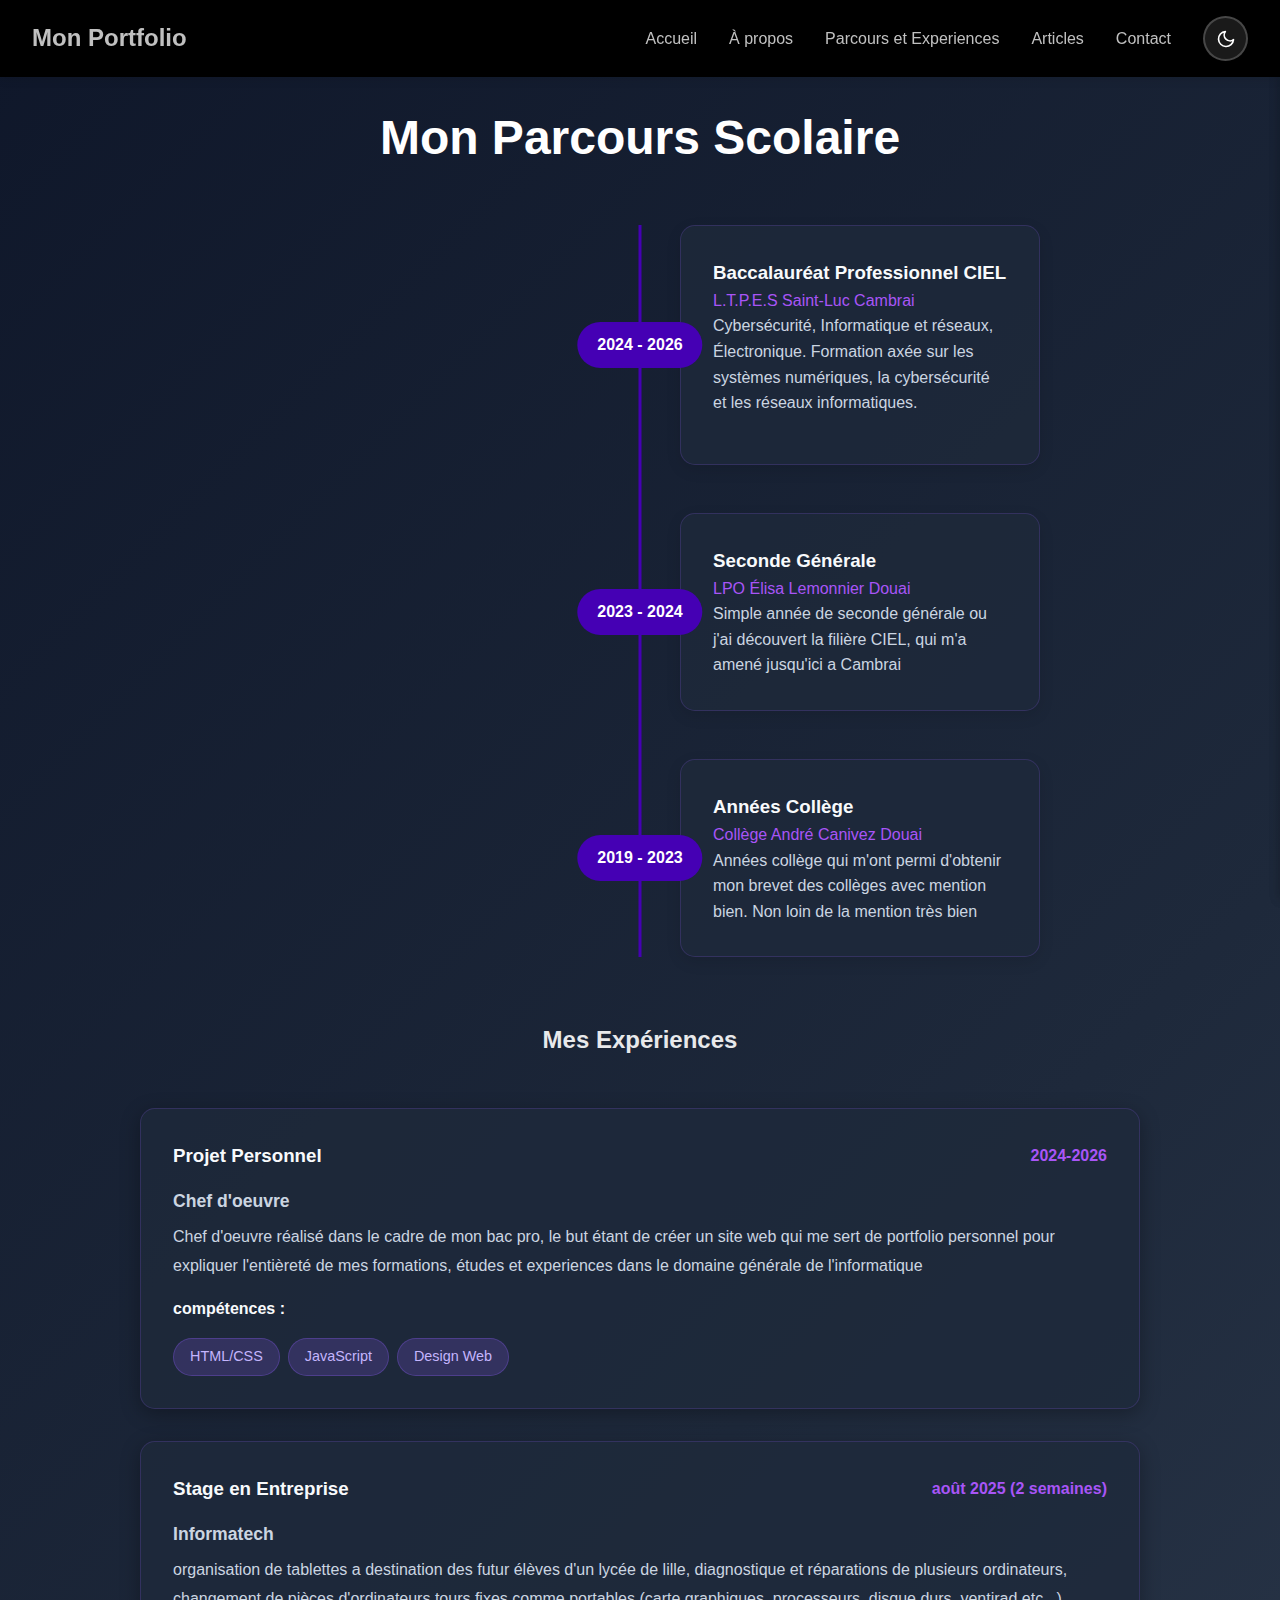
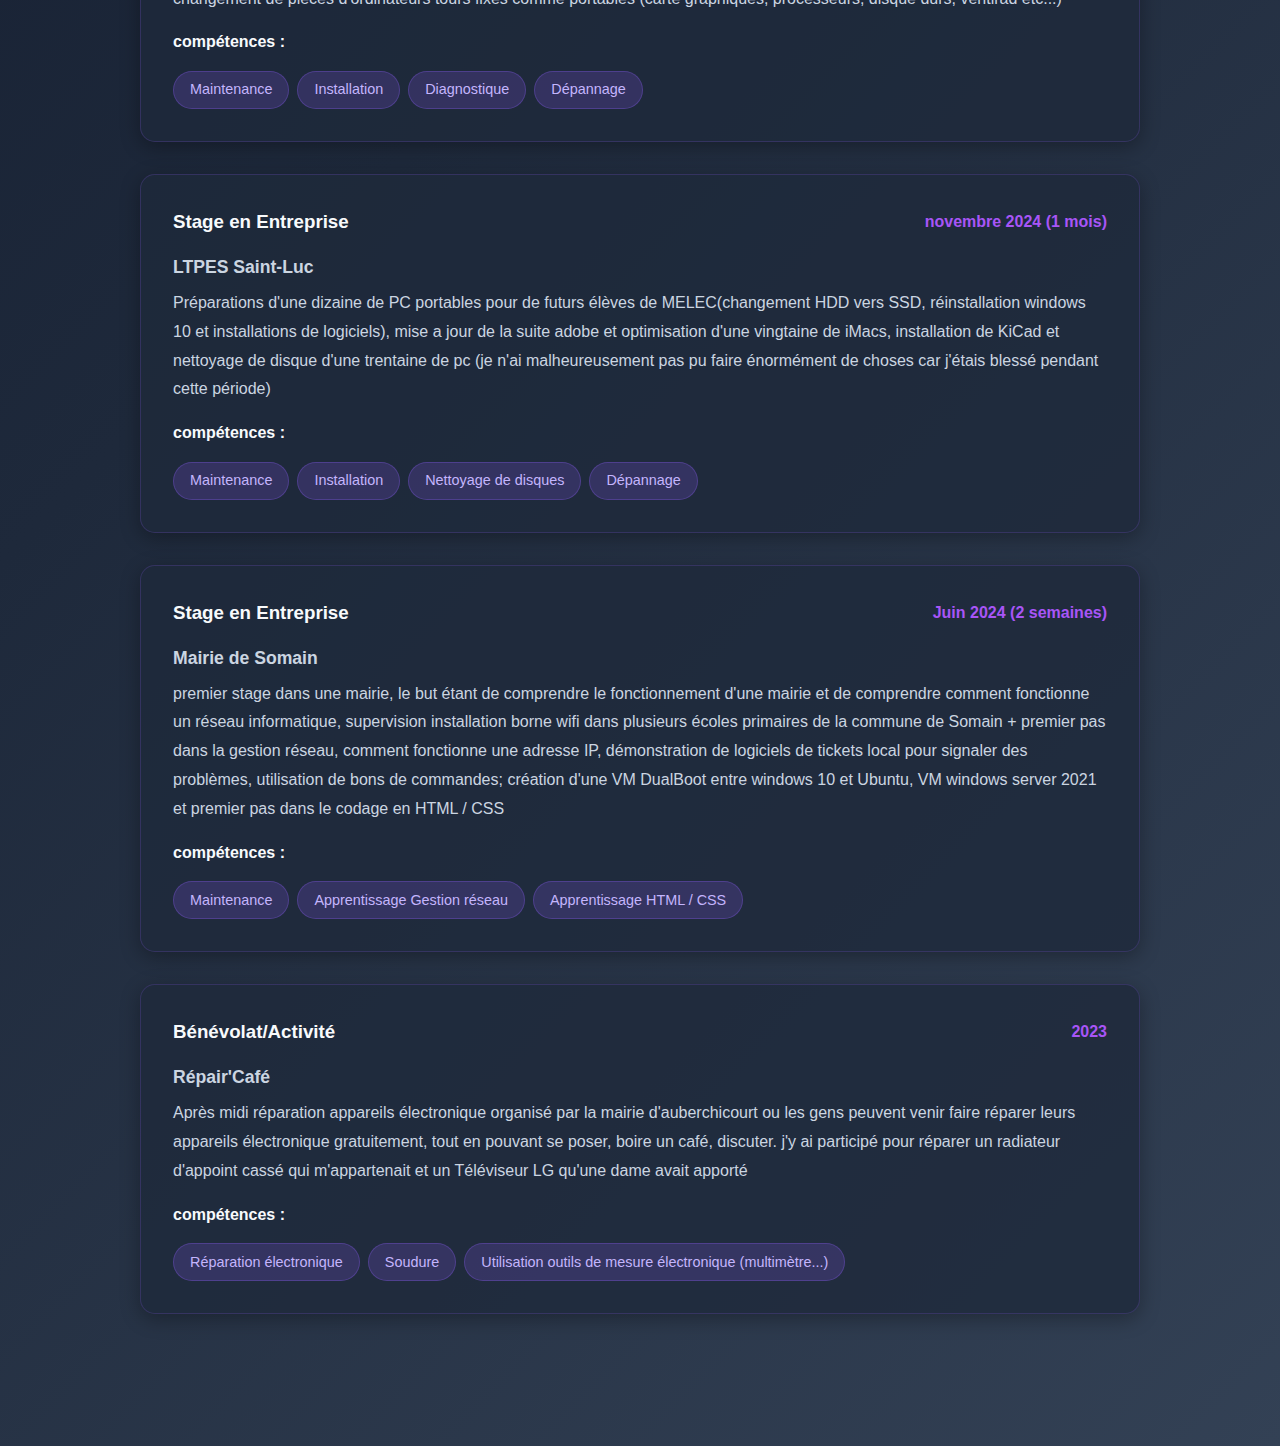
<file: formation.html>
<!DOCTYPE html>
<html lang="fr">

<head>
    <meta charset="UTF-8">
    <meta name="viewport" content="width=device-width, initial-scale=1.0">
    <title>Mon Portfolio - Étudiant Bac Pro CIEL</title>
    <link rel="stylesheet" href="../style.css" />
</head>

<body>
    <!-- Navigation -->
    <nav>
        <div class="nav-container">
            <div class="logo"><a href="#accueil">Mon Portfolio</a></div>
            <ul class="nav-links" id="navLinks">
                <li><a href="../index.html">Accueil</a></li>
                <li><a href="../index.html#apropos">À propos</a></li>
                <li><a href="#">Parcours et Experiences</a></li>
                <li><a href="./forum/forum.html">Articles</a></li>
                <li><a href="#contact">Contact</a></li>
                <button class="theme-toggle" id="themeToggle" aria-label="Changer de thème">
                    <svg class="sun-icon" xmlns="http://www.w3.org/2000/svg" width="20" height="20" viewBox="0 0 24 24" fill="none" stroke="currentColor" stroke-width="2" stroke-linecap="round" stroke-linejoin="round">
                        <circle cx="12" cy="12" r="5"></circle>
                        <line x1="12" y1="1" x2="12" y2="3"></line>
                        <line x1="12" y1="21" x2="12" y2="23"></line>
                        <line x1="4.22" y1="4.22" x2="5.64" y2="5.64"></line>
                        <line x1="18.36" y1="18.36" x2="19.78" y2="19.78"></line>
                        <line x1="1" y1="12" x2="3" y2="12"></line>
                        <line x1="21" y1="12" x2="23" y2="12"></line>
                        <line x1="4.22" y1="19.78" x2="5.64" y2="18.36"></line>
                        <line x1="18.36" y1="5.64" x2="19.78" y2="4.22"></line>
                    </svg>
                    <svg class="moon-icon" xmlns="http://www.w3.org/2000/svg" width="20" height="20" viewBox="0 0 24 24" fill="none" stroke="currentColor" stroke-width="2" stroke-linecap="round" stroke-linejoin="round">
                        <path d="M21 12.79A9 9 0 1 1 11.21 3 7 7 0 0 0 21 12.79z"></path>
                    </svg>
                </button>
            </ul>
            <div class="menu-toggle" id="menuToggle">
                <div class="bar"></div>
                <div class="bar"></div>
                <div class="bar"></div>
            </div>
        </div>
    </nav>

    <!-- Side Menu -->
    <div class="side-menu" id="sideMenu">
        <ul class="side-nav-links">
            <li><a href="../index.html">Accueil</a></li>
            <li><a href="../index.html#apropos">À propos</a></li>
            <li><a href="#">Parcours et Experiences</a></li>
            <li><a href="./forum/forum.html">Articles</a></li>
            <li><a href="#contact">Contact</a></li>
        </ul>
    </div>

    <!-- Formation Section -->
    <section id="formation" class="formation-section">
        <div class="container">
            <h1 class="section-title">Mon Parcours Scolaire</h1>

            <div class="formation-timeline">
                <div class="timeline-item">
                    <div class="timeline-date">2024 - 2026</div>
                    <div class="timeline-content">
                        <h3>Baccalauréat Professionnel CIEL</h3>
                        <p class="institution">L.T.P.E.S Saint-Luc Cambrai</p>
                        <p class="description">Cybersécurité, Informatique et réseaux, Électronique. Formation axée sur les systèmes numériques, la cybersécurité et les réseaux informatiques.</p>
                        <div class="competences">
                        </div>
                    </div>
                </div>

                <div class="timeline-item">
                    <div class="timeline-date">2023 - 2024</div>
                    <div class="timeline-content">
                        <h3>Seconde Générale</h3>
                        <p class="institution">LPO Élisa Lemonnier Douai</p>
                        <p class="description">Simple année de seconde générale ou j'ai découvert la filière CIEL, qui m'a amené jusqu'ici a Cambrai</p>
                    </div>
                </div>

                <div class="timeline-item">
                    <div class="timeline-date">2019 - 2023</div>
                    <div class="timeline-content">
                        <h3>Années Collège</h3>
                        <p class="institution">Collège André Canivez Douai</p>
                        <p class="description">Années collège qui m'ont permi d'obtenir mon brevet des collèges avec mention bien. Non loin de la mention très bien</p>
                    </div>
                </div>
            </div>

            <h2 class="section-subtitle">Mes Expériences</h2>

            <div class="experiences-grid">
                <!-- 1. Projet Personnel - 2024-2026 (en cours) -->
                <div class="experience-card">
                    <div class="experience-header">
                        <h3>Projet Personnel</h3>
                        <span class="experience-date">2024-2026</span>
                    </div>
                    <p class="experience-company">Chef d'oeuvre</p>
                    <p class="experience-description">Chef d'oeuvre réalisé dans le cadre de mon bac pro, le but étant de créer un site web qui me sert de portfolio personnel pour expliquer l'entièreté de mes formations, études et experiences dans le domaine générale de l'informatique</p>
                    <div class="competences">
                        <h4>compétences :</h4>
                        <span class="competence">HTML/CSS</span>
                        <span class="competence">JavaScript</span>
                        <span class="competence">Design Web</span>
                    </div>
                </div>
            
                <!-- 2. Stage Informatech - août 2025 -->
                <div class="experience-card">
                    <div class="experience-header">
                        <h3>Stage en Entreprise</h3>
                        <span class="experience-date">août 2025 (2 semaines)</span>
                    </div>
                    <p class="experience-company">Informatech</p>
                    <p class="experience-description">organisation de tablettes a destination des futur élèves d'un lycée de lille, diagnostique et réparations de plusieurs ordinateurs, changement de pièces d'ordinateurs tours fixes comme portables (carte graphiques, processeurs, disque durs, ventirad etc...)</p>
                    <div class="competences">
                        <h4>compétences :</h4>
                        <span class="competence">Maintenance</span>
                        <span class="competence">Installation</span>
                        <span class="competence">Diagnostique</span>
                        <span class="competence">Dépannage</span>
                    </div>
                </div>
            
                <!-- 3. Stage LTPES Saint-Luc - novembre 2024 -->
                <div class="experience-card">
                    <div class="experience-header">
                        <h3>Stage en Entreprise</h3>
                        <span class="experience-date">novembre 2024 (1 mois)</span>
                    </div>
                    <p class="experience-company">LTPES Saint-Luc</p>
                    <p class="experience-description">Préparations d'une dizaine de PC portables pour de futurs élèves de MELEC(changement HDD vers SSD, réinstallation windows 10 et installations de logiciels), mise a jour de la suite adobe et optimisation d'une vingtaine de iMacs, installation de KiCad et nettoyage de disque d'une trentaine de pc (je n'ai malheureusement pas pu faire énormément de choses car j'étais blessé pendant cette période)</p>
                    <div class="competences">
                        <h4>compétences :</h4>
                        <span class="competence">Maintenance</span>
                        <span class="competence">Installation</span>
                        <span class="competence">Nettoyage de disques</span>
                        <span class="competence">Dépannage</span>
                    </div>
                </div>
            
                <!-- 4. Stage Mairie de Somain - juin 2024 -->
                <div class="experience-card">
                    <div class="experience-header">
                        <h3>Stage en Entreprise</h3>
                        <span class="experience-date">Juin 2024 (2 semaines)</span>
                    </div>
                    <p class="experience-company">Mairie de Somain</p>
                    <p class="experience-description">premier stage dans une mairie, le but étant de comprendre le fonctionnement d'une mairie et de comprendre comment fonctionne un réseau informatique, supervision installation borne wifi dans plusieurs écoles primaires de la commune de Somain + premier pas dans la gestion réseau, comment fonctionne une adresse IP, démonstration de logiciels de tickets local pour signaler des problèmes, utilisation de bons de commandes; création d'une VM DualBoot entre windows 10 et Ubuntu, VM windows server 2021 et premier pas dans le codage en HTML / CSS</p>
                    <div class="competences">
                        <h4>compétences :</h4>
                        <span class="competence">Maintenance</span>
                        <span class="competence">Apprentissage Gestion réseau</span>
                        <span class="competence">Apprentissage HTML / CSS</span>
                    </div>
                </div>
            
                <!-- 5. Bénévolat Répair'Café - 2023 -->
                <div class="experience-card">
                    <div class="experience-header">
                        <h3>Bénévolat/Activité</h3>
                        <span class="experience-date">2023</span>
                    </div>
                    <p class="experience-company">Répair'Café</p>
                    <p class="experience-description">Après midi réparation appareils électronique organisé par la mairie d'auberchicourt ou les gens peuvent venir faire réparer leurs appareils électronique gratuitement, tout en pouvant se poser, boire un café, discuter. j'y ai participé pour réparer un radiateur d'appoint cassé qui m'appartenait et un Téléviseur LG qu'une dame avait apporté</p>
                    <div class="competences">
                        <h4>compétences :</h4>
                        <span class="competence">Réparation électronique</span>
                        <span class="competence">Soudure</span>
                        <span class="competence">Utilisation outils de mesure électronique (multimètre...)</span>
                    </div>
                </div>
            </div>
    </section>

    <!-- Side Menu -->
    <div class="side-menu" id="sideMenu">
        <ul class="side-nav-links">
            <li><a href="#accueil">Accueil</a></li>
            <li><a href="#apropos">À propos</a></li>
            <li><a href="#formation">Formation</a></li>
            <li><a href="#experiences">Expériences</a></li>
            <li><a href="./forum/forum.html">Articles</a></li>
            <li><a href="#contact">Contact</a></li>
        </ul>
    </div>

    <script src="../script.js"></script>
</body>

</html>
</file>
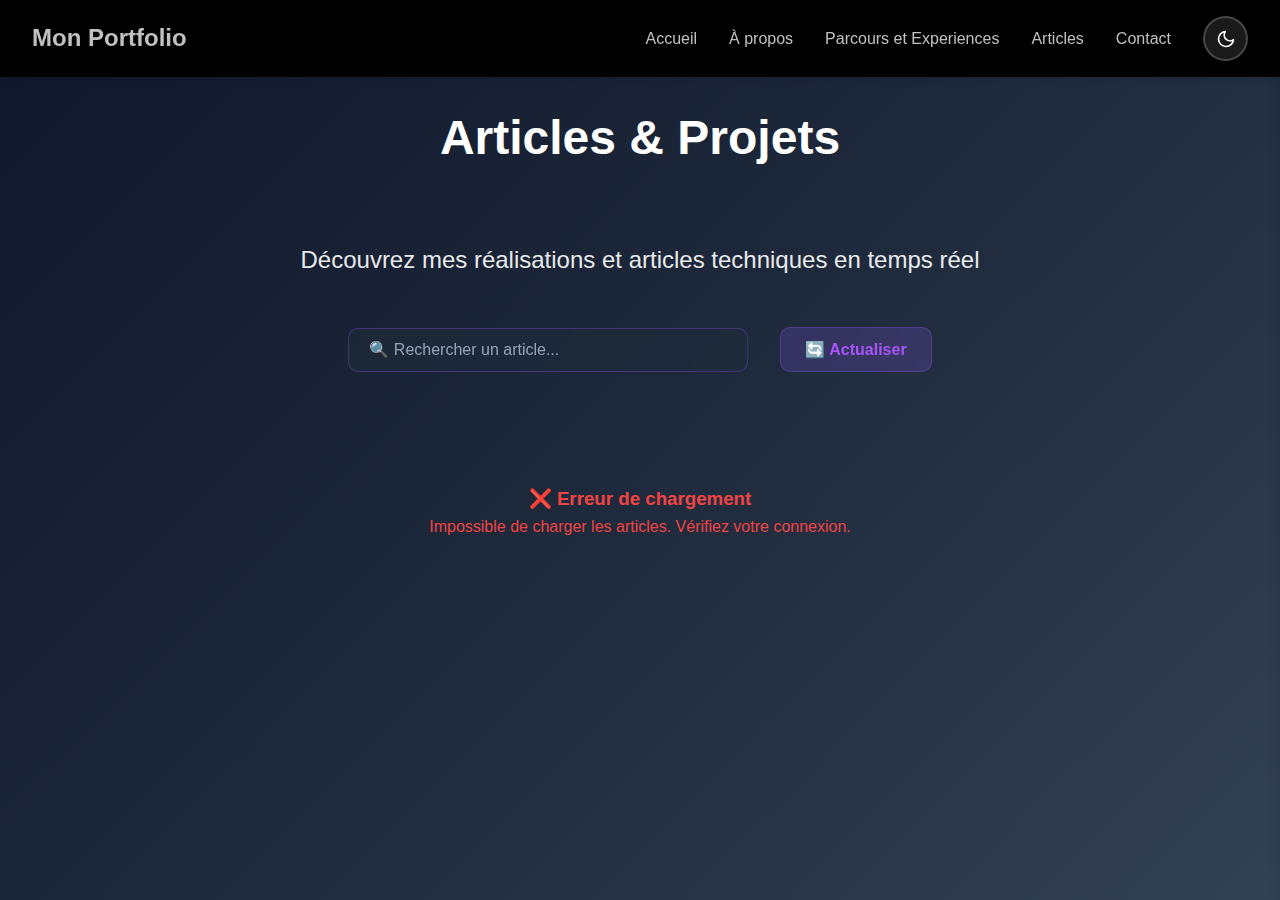
<file: forum.html>
<!DOCTYPE html>
<html lang="fr">

<head>
    <meta charset="UTF-8">
    <meta name="viewport" content="width=device-width, initial-scale=1.0">
    <title>Mon Portfolio - Étudiant Bac Pro CIEL</title>
    <link rel="stylesheet" href="../style.css" />
</head>

<body>
    <!-- Navigation -->
    <nav>
        <div class="nav-container">
            <div class="logo"><a href="#accueil">Mon Portfolio</a></div>
            <ul class="nav-links" id="navLinks">
                <li><a href="../index.html">Accueil</a></li>
                <li><a href="../index.html#apropos">À propos</a></li>
                <li><a href="#">Parcours et Experiences</a></li>
                <li><a href="#">Articles</a></li>
                <li><a href="#contact">Contact</a></li>
                <button class="theme-toggle" id="themeToggle" aria-label="Changer de thème">
                    <svg class="sun-icon" xmlns="http://www.w3.org/2000/svg" width="20" height="20" viewBox="0 0 24 24" fill="none" stroke="currentColor" stroke-width="2" stroke-linecap="round" stroke-linejoin="round">
                        <circle cx="12" cy="12" r="5"></circle>
                        <line x1="12" y1="1" x2="12" y2="3"></line>
                        <line x1="12" y1="21" x2="12" y2="23"></line>
                        <line x1="4.22" y1="4.22" x2="5.64" y2="5.64"></line>
                        <line x1="18.36" y1="18.36" x2="19.78" y2="19.78"></line>
                        <line x1="1" y1="12" x2="3" y2="12"></line>
                        <line x1="21" y1="12" x2="23" y2="12"></line>
                        <line x1="4.22" y1="19.78" x2="5.64" y2="18.36"></line>
                        <line x1="18.36" y1="5.64" x2="19.78" y2="4.22"></line>
                    </svg>
                    <svg class="moon-icon" xmlns="http://www.w3.org/2000/svg" width="20" height="20" viewBox="0 0 24 24" fill="none" stroke="currentColor" stroke-width="2" stroke-linecap="round" stroke-linejoin="round">
                        <path d="M21 12.79A9 9 0 1 1 11.21 3 7 7 0 0 0 21 12.79z"></path>
                    </svg>
                </button>
            </ul>
            <div class="menu-toggle" id="menuToggle">
                <div class="bar"></div>
                <div class="bar"></div>
                <div class="bar"></div>
            </div>
        </div>
    </nav>

    <!-- Side Menu -->
    <div class="side-menu" id="sideMenu">
        <ul class="side-nav-links">
            <li><a href="../index.html">Accueil</a></li>
            <li><a href="../index.html#apropos">À propos</a></li>
            <li><a href="#">Parcours et Experiences</a></li>
            <li><a href="#projets">Projets</a></li>
            <li><a href="#contact">Contact</a></li>
        </ul>
    </div>

    <!-- Forum Section -->
    <section id="forum" class="forum-section">
        <div class="container">
            <h1 class="section-title">Articles & Projets</h1>
            <p class="section-subtitle">Découvrez mes réalisations et articles techniques en temps réel</p>

            <!-- Controls -->
            <div class="controls">
                <div class="search-box">
                    <input type="text" id="searchInput" placeholder="🔍 Rechercher un article...">
                </div>
                <button class="refresh-btn" id="refreshBtn">
                    🔄 Actualiser
                </button>
            </div>

            <!-- Loading State -->
            <div class="loading" id="loading">
                <div class="spinner"></div>
                <p>Chargement des articles...</p>
            </div>

            <!-- Articles Grid -->
            <div class="articles-grid" id="articlesGrid"></div>

            <!-- No Results -->
            <div class="no-results" id="noResults" style="display: none;">
                <h3>Aucun article trouvé</h3>
                <p>Essayez une autre recherche ou actualisez la page</p>
            </div>
        </div>
    </section>

    <script>
        // State
        let allArticles = [];
        let filteredArticles = [];

        // Elements
        const loading = document.getElementById('loading');
        const articlesGrid = document.getElementById('articlesGrid');
        const noResults = document.getElementById('noResults');
        const searchInput = document.getElementById('searchInput');
        const refreshBtn = document.getElementById('refreshBtn');

        // Fetch articles from API
        async function fetchArticles() {
            try {
                loading.style.display = 'block';
                articlesGrid.style.display = 'none';
                noResults.style.display = 'none';

                // Using JSONPlaceholder as demo API
                // Replace this URL with your actual forum API endpoint
                const response = await fetch('https://jsonplaceholder.typicode.com/posts');
                
                if (!response.ok) {
                    throw new Error('Erreur lors du chargement');
                }

                const data = await response.json();
                
                // Limit to 12 articles for demo
                allArticles = data.slice(0, 12).map(post => ({
                    id: post.id,
                    title: post.title,
                    body: post.body,
                    author: `Utilisateur ${post.userId}`,
                    date: new Date(Date.now() - Math.random() * 30 * 24 * 60 * 60 * 1000).toLocaleDateString('fr-FR')
                }));

                filteredArticles = [...allArticles];
                displayArticles();
            } catch (error) {
                console.error('Erreur:', error);
                loading.innerHTML = `
                    <div style="color: #ef4444;">
                        <h3>❌ Erreur de chargement</h3>
                        <p>Impossible de charger les articles. Vérifiez votre connexion.</p>
                    </div>
                `;
            }
        }

        // Display articles
        function displayArticles() {
            loading.style.display = 'none';

            if (filteredArticles.length === 0) {
                articlesGrid.style.display = 'none';
                noResults.style.display = 'block';
                return;
            }

            articlesGrid.style.display = 'grid';
            noResults.style.display = 'none';

            articlesGrid.innerHTML = filteredArticles.map(article => `
                <div class="article-card" onclick="openArticle(${article.id})">
                    <div class="article-header">
                        <div class="article-id">#${article.id}</div>
                    </div>
                    <h3 class="article-title">${capitalizeFirst(article.title)}</h3>
                    <p class="article-body">${truncate(article.body, 150)}</p>
                    <div class="article-meta">
                        <span class="article-author">👤 ${article.author}</span>
                        <span class="article-date">📅 ${article.date}</span>
                    </div>
                </div>
            `).join('');
        }

        // Search functionality
        searchInput.addEventListener('input', (e) => {
            const searchTerm = e.target.value.toLowerCase();
            
            filteredArticles = allArticles.filter(article => 
                article.title.toLowerCase().includes(searchTerm) ||
                article.body.toLowerCase().includes(searchTerm)
            );
            
            displayArticles();
        });

        // Refresh button
        refreshBtn.addEventListener('click', () => {
            searchInput.value = '';
            fetchArticles();
        });

        // Open article (you can customize this to open in modal or new page)
        function openArticle(id) {
            const article = allArticles.find(a => a.id === id);
            alert(`Article #${id}\n\nTitre: ${article.title}\n\n${article.body}\n\n(Vous pouvez modifier cette fonction pour ouvrir une page détaillée ou un modal)`);
        }

        // Utility functions
        function capitalizeFirst(str) {
            return str.charAt(0).toUpperCase() + str.slice(1);
        }

        function truncate(str, maxLength) {
            if (str.length <= maxLength) return str;
            return str.substr(0, maxLength) + '...';
        }

        // Initialize
        fetchArticles();

        // Auto-refresh every 5 minutes (optional)
        // setInterval(fetchArticles, 5 * 60 * 1000);
    </script>
</body>
</html>
</file>
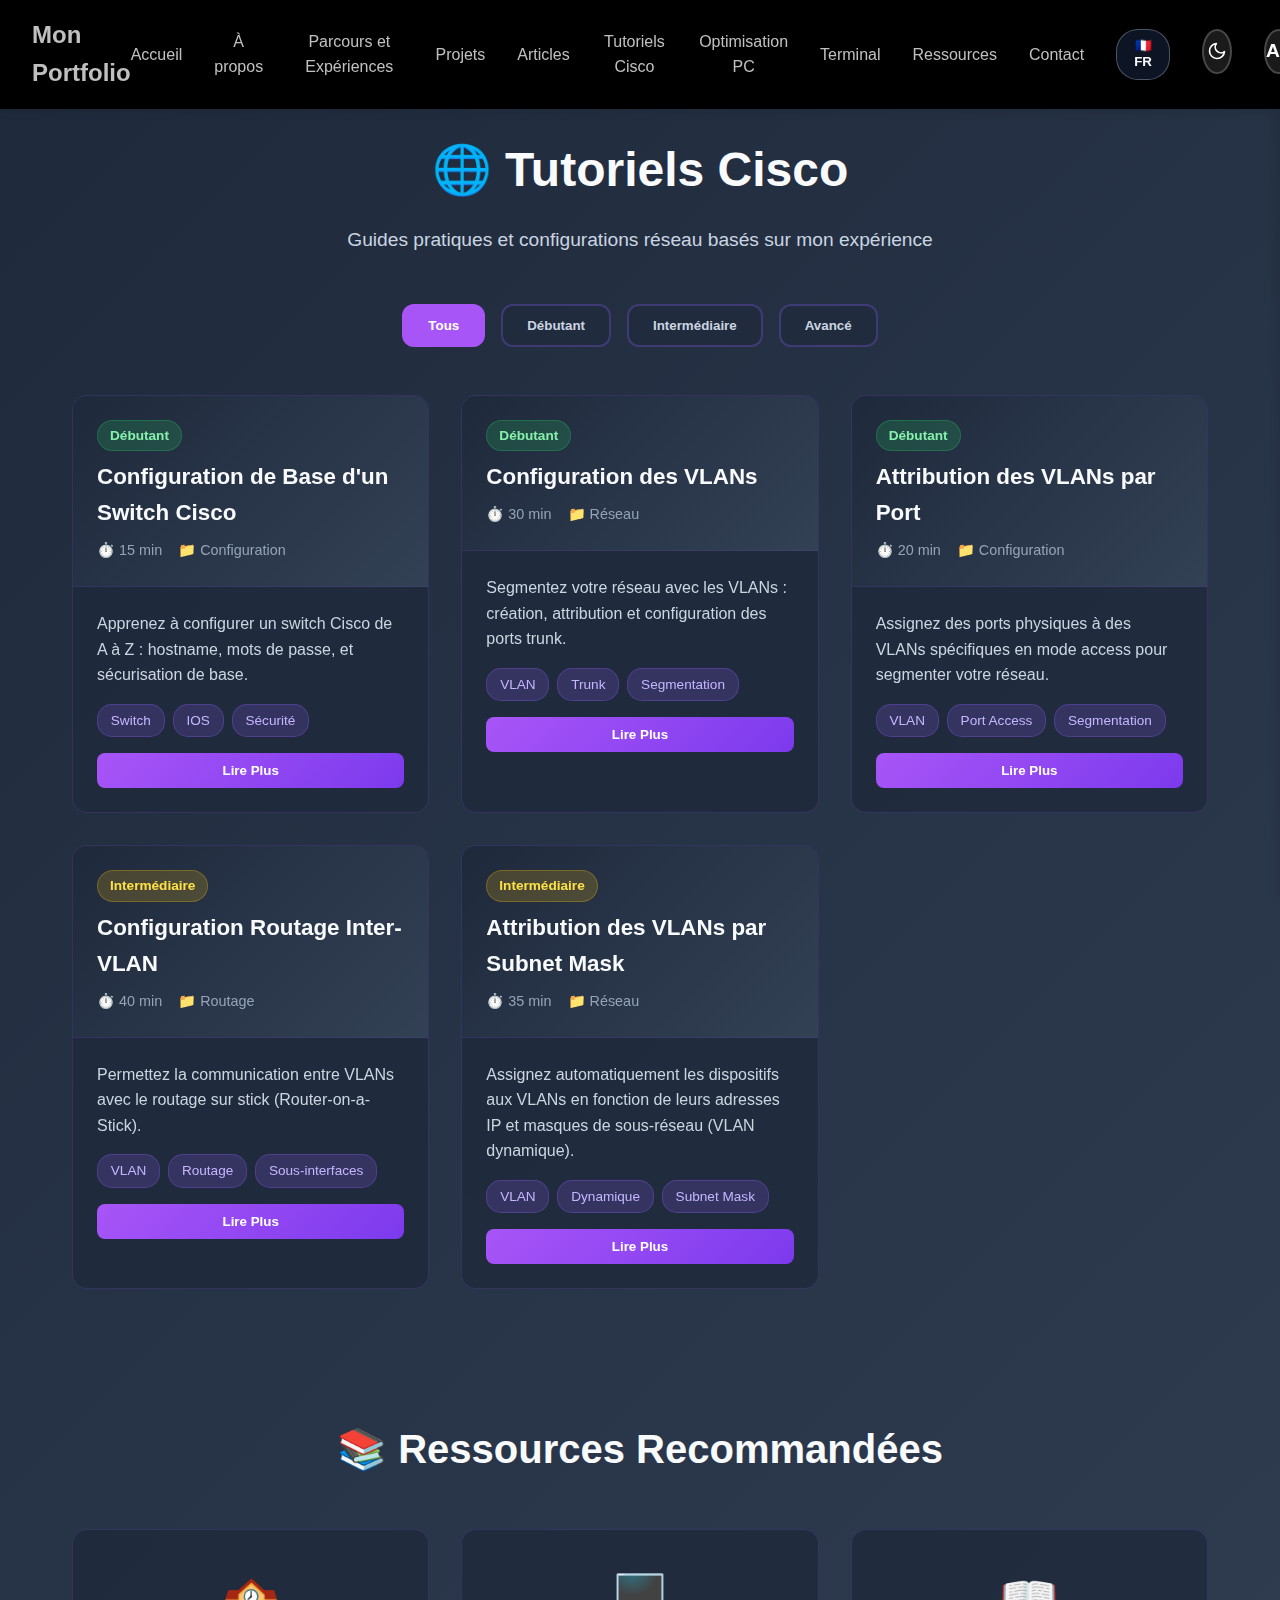
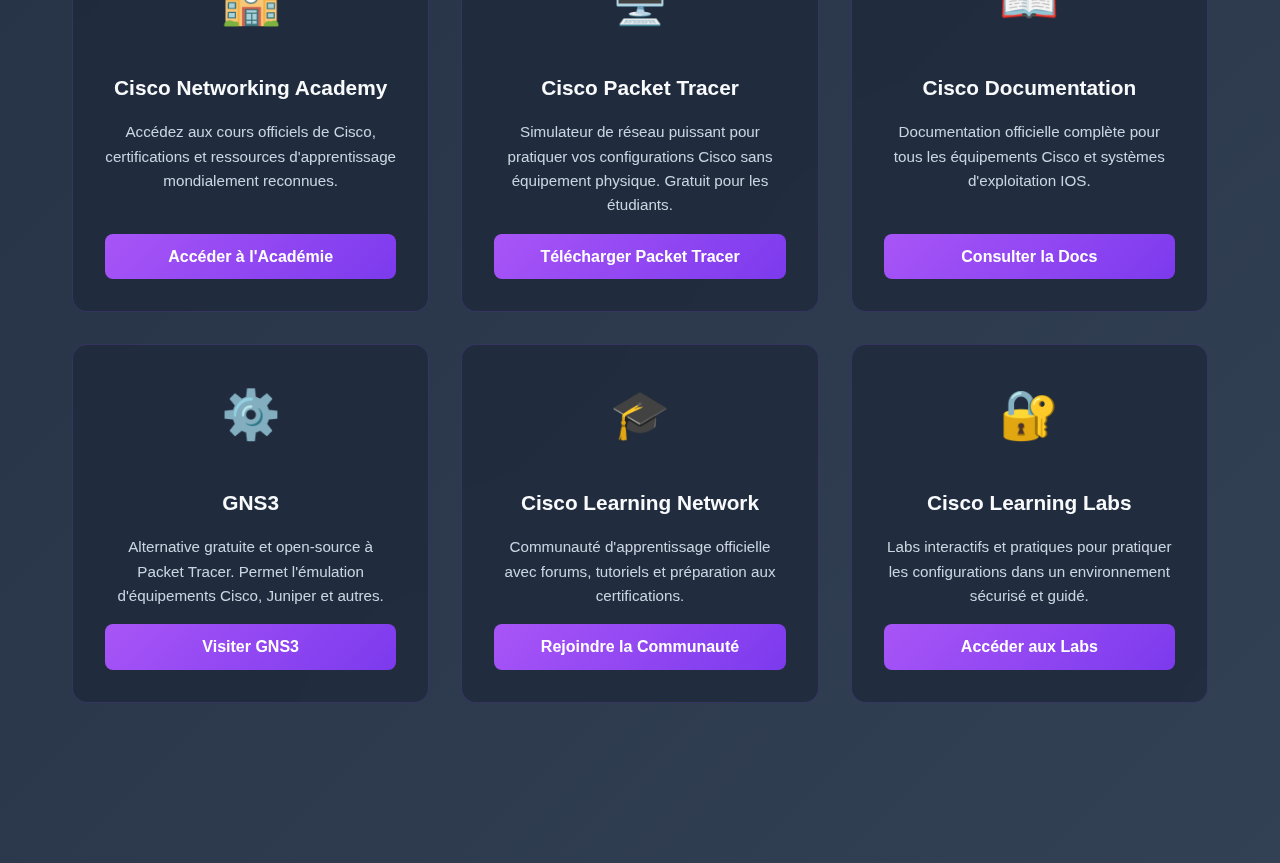
<file: cisco/cisco.html>
<!DOCTYPE html>
<html lang="fr">

<head>
    <meta charset="UTF-8">
    <meta name="viewport" content="width=device-width, initial-scale=1.0">
    <meta name="robots" content="noindex, nofollow">
    <title>Tutoriels Cisco - Mon Portfolio</title>
    <link rel="stylesheet" href="../style.css" />
</head>

<body>
    <!-- Navigation -->
    <nav>
        <div class="nav-container">
            <div class="logo"><a href="../index.html" data-i18n="nav.brand">Mon Portfolio</a></div>
            <ul class="nav-links" id="navLinks">
                <li><a href="../index.html" data-i18n="nav.home">Accueil</a></li>
                <li><a href="../index.html#apropos" data-i18n="nav.about">À propos</a></li>
                <li><a href="../formation/formation.html" data-i18n="nav.journey">Parcours et Expériences</a></li>
                <li><a href="../projets/projets.html" data-i18n="nav.projects">Projets</a></li>
                <li><a href="../forum/forum.html" data-i18n="nav.articles">Articles</a></li>
                <li><a href="./cisco.html" data-i18n="nav.cisco">Tutoriels Cisco</a></li>
                <li><a href="../optimization/optimization.html" data-i18n="nav.optimization">Optimisation PC</a></li>
                <li><a href="../terminal/terminal.html" data-i18n="nav.terminal">Terminal</a></li>
                <li><a href="../resources/resources.html" data-i18n="nav.resources">Ressources</a></li>
                <li><a href="../contact/contact.html" data-i18n="nav.contact">Contact</a></li>
                <button class="lang-toggle" id="languageToggle" data-i18n-aria="aria.changeLanguage" aria-label="Changer de langue">🇫🇷 FR</button>
                <button class="theme-toggle" id="themeToggle" data-i18n-aria="aria.changeTheme" aria-label="Changer de thème">
                    <svg class="sun-icon" xmlns="http://www.w3.org/2000/svg" width="20" height="20" viewBox="0 0 24 24" fill="none" stroke="currentColor" stroke-width="2" stroke-linecap="round" stroke-linejoin="round">
                        <circle cx="12" cy="12" r="5"></circle>
                        <line x1="12" y1="1" x2="12" y2="3"></line>
                        <line x1="12" y1="21" x2="12" y2="23"></line>
                        <line x1="4.22" y1="4.22" x2="5.64" y2="5.64"></line>
                        <line x1="18.36" y1="18.36" x2="19.78" y2="19.78"></line>
                        <line x1="1" y1="12" x2="3" y2="12"></line>
                        <line x1="21" y1="12" x2="23" y2="12"></line>
                        <line x1="4.22" y1="19.78" x2="5.64" y2="18.36"></line>
                        <line x1="18.36" y1="5.64" x2="19.78" y2="4.22"></line>
                    </svg>
                    <svg class="moon-icon" xmlns="http://www.w3.org/2000/svg" width="20" height="20" viewBox="0 0 24 24" fill="none" stroke="currentColor" stroke-width="2" stroke-linecap="round" stroke-linejoin="round">
                        <path d="M21 12.79A9 9 0 1 1 11.21 3 7 7 0 0 0 21 12.79z"></path>
                    </svg>
                </button>
                <button class="font-toggle" id="fontToggle" data-i18n-aria="aria.changeFont" aria-label="Changer de police">Aa</button>
            </ul>
            <div class="menu-toggle" id="menuToggle">
                <div class="bar"></div>
                <div class="bar"></div>
                <div class="bar"></div>
            </div>
        </div>
    </nav>

    <!-- Side Menu -->
    <div class="side-menu" id="sideMenu">
        <ul class="side-nav-links">
            <li><a href="../index.html" data-i18n="nav.home">Accueil</a></li>
            <li><a href="../index.html#apropos" data-i18n="nav.about">À propos</a></li>
            <li><a href="../formation/formation.html" data-i18n="nav.journey">Parcours et Expériences</a></li>
            <li><a href="../projets/projets.html" data-i18n="nav.projects">Projets</a></li>
            <li><a href="../forum/forum.html" data-i18n="nav.articles">Articles</a></li>
            <li><a href="./cisco.html" data-i18n="nav.cisco">Tutoriels Cisco</a></li>
            <li><a href="../optimization/optimization.html" data-i18n="nav.optimization">Optimisation PC</a></li>
            <li><a href="../terminal/terminal.html" data-i18n="nav.terminal">Terminal</a></li>
            <li><a href="../resources/resources.html" data-i18n="nav.resources">Ressources</a></li>
            <li><a href="../contact/contact.html" data-i18n="nav.contact">Contact</a></li>
        </ul>
        <div class="side-menu-toggles">
            <button class="lang-toggle" id="languageToggleMobile" data-i18n-aria="aria.changeLanguage" aria-label="Changer de langue">EN</button>
            <button class="theme-toggle" id="themeToggleMobile" data-i18n-aria="aria.changeTheme" aria-label="Changer de thème">
                <svg class="sun-icon" xmlns="http://www.w3.org/2000/svg" width="20" height="20" viewBox="0 0 24 24" fill="none" stroke="currentColor" stroke-width="2" stroke-linecap="round" stroke-linejoin="round">
                    <circle cx="12" cy="12" r="5"></circle>
                    <line x1="12" y1="1" x2="12" y2="3"></line>
                    <line x1="12" y1="21" x2="12" y2="23"></line>
                    <line x1="4.22" y1="4.22" x2="5.64" y2="5.64"></line>
                    <line x1="18.36" y1="18.36" x2="19.78" y2="19.78"></line>
                    <line x1="1" y1="12" x2="3" y2="12"></line>
                    <line x1="21" y1="12" x2="23" y2="12"></line>
                    <line x1="4.22" y1="19.78" x2="5.64" y2="18.36"></line>
                    <line x1="18.36" y1="5.64" x2="19.78" y2="4.22"></line>
                </svg>
                <svg class="moon-icon" xmlns="http://www.w3.org/2000/svg" width="20" height="20" viewBox="0 0 24 24" fill="none" stroke="currentColor" stroke-width="2" stroke-linecap="round" stroke-linejoin="round">
                    <path d="M21 12.79A9 9 0 1 1 11.21 3 7 7 0 0 0 21 12.79z"></path>
                </svg>
            </button>
            <button class="font-toggle" id="fontToggleMobile" data-i18n-aria="aria.changeFont" aria-label="Changer de police">Aa</button>
        </div>
    </div>

    <!-- Main Content -->
    <section class="cisco-section">
        <div class="container">
            <div class="page-header">
                <h1 data-i18n="cisco.title">🌐 Tutoriels Cisco</h1>
                <p data-i18n="cisco.subtitle">Guides pratiques et configurations réseau basés sur mon expérience</p>
            </div>

            <!-- Filter Tabs -->
            <div class="filter-tabs">
                <button class="filter-tab active" data-filter="all" data-i18n="cisco.filter.all">Tous</button>
                <button class="filter-tab" data-filter="beginner" data-i18n="cisco.filter.beginner">Débutant</button>
                <button class="filter-tab" data-filter="intermediate" data-i18n="cisco.filter.intermediate">Intermédiaire</button>
                <button class="filter-tab" data-filter="advanced" data-i18n="cisco.filter.advanced">Avancé</button>
            </div>

            <!-- Tutorials Grid -->
            <div class="tutorials-grid" id="tutorialsGrid"></div>

            <!-- Resources Section -->
            <div class="cisco-resources">
                <h2 data-i18n="cisco.resources">📚 Ressources Recommandées</h2>
                <div class="resources-grid" id="resourcesGrid"></div>
            </div>
        </div>
    </section>

    <!-- Modal -->
    <div class="modal" id="tutorialModal">
        <div class="modal-content">
            <div class="modal-header">
                <button class="modal-close" id="closeModal" data-i18n-aria="aria.close" aria-label="Fermer">&times;</button>
                <div id="modalHeader"></div>
            </div>
            <div class="modal-body" id="modalBody"></div>
        </div>
    </div>

    <!-- Bouton Retour en haut -->
    <button id="backToTop" class="back-to-top" data-i18n-aria="back.toTop" aria-label="Retour en haut">
        <svg xmlns="http://www.w3.org/2000/svg" width="24" height="24" viewBox="0 0 24 24" fill="none" stroke="currentColor" stroke-width="2" stroke-linecap="round" stroke-linejoin="round">
            <polyline points="18 15 12 9 6 15"></polyline>
        </svg>
        <span class="sr-only" data-i18n="back.toTop">Retour en haut</span>
    </button>

    <script src="../script.js"></script>
    <script src="cisco.js"></script>
</body>

</html>
</file>
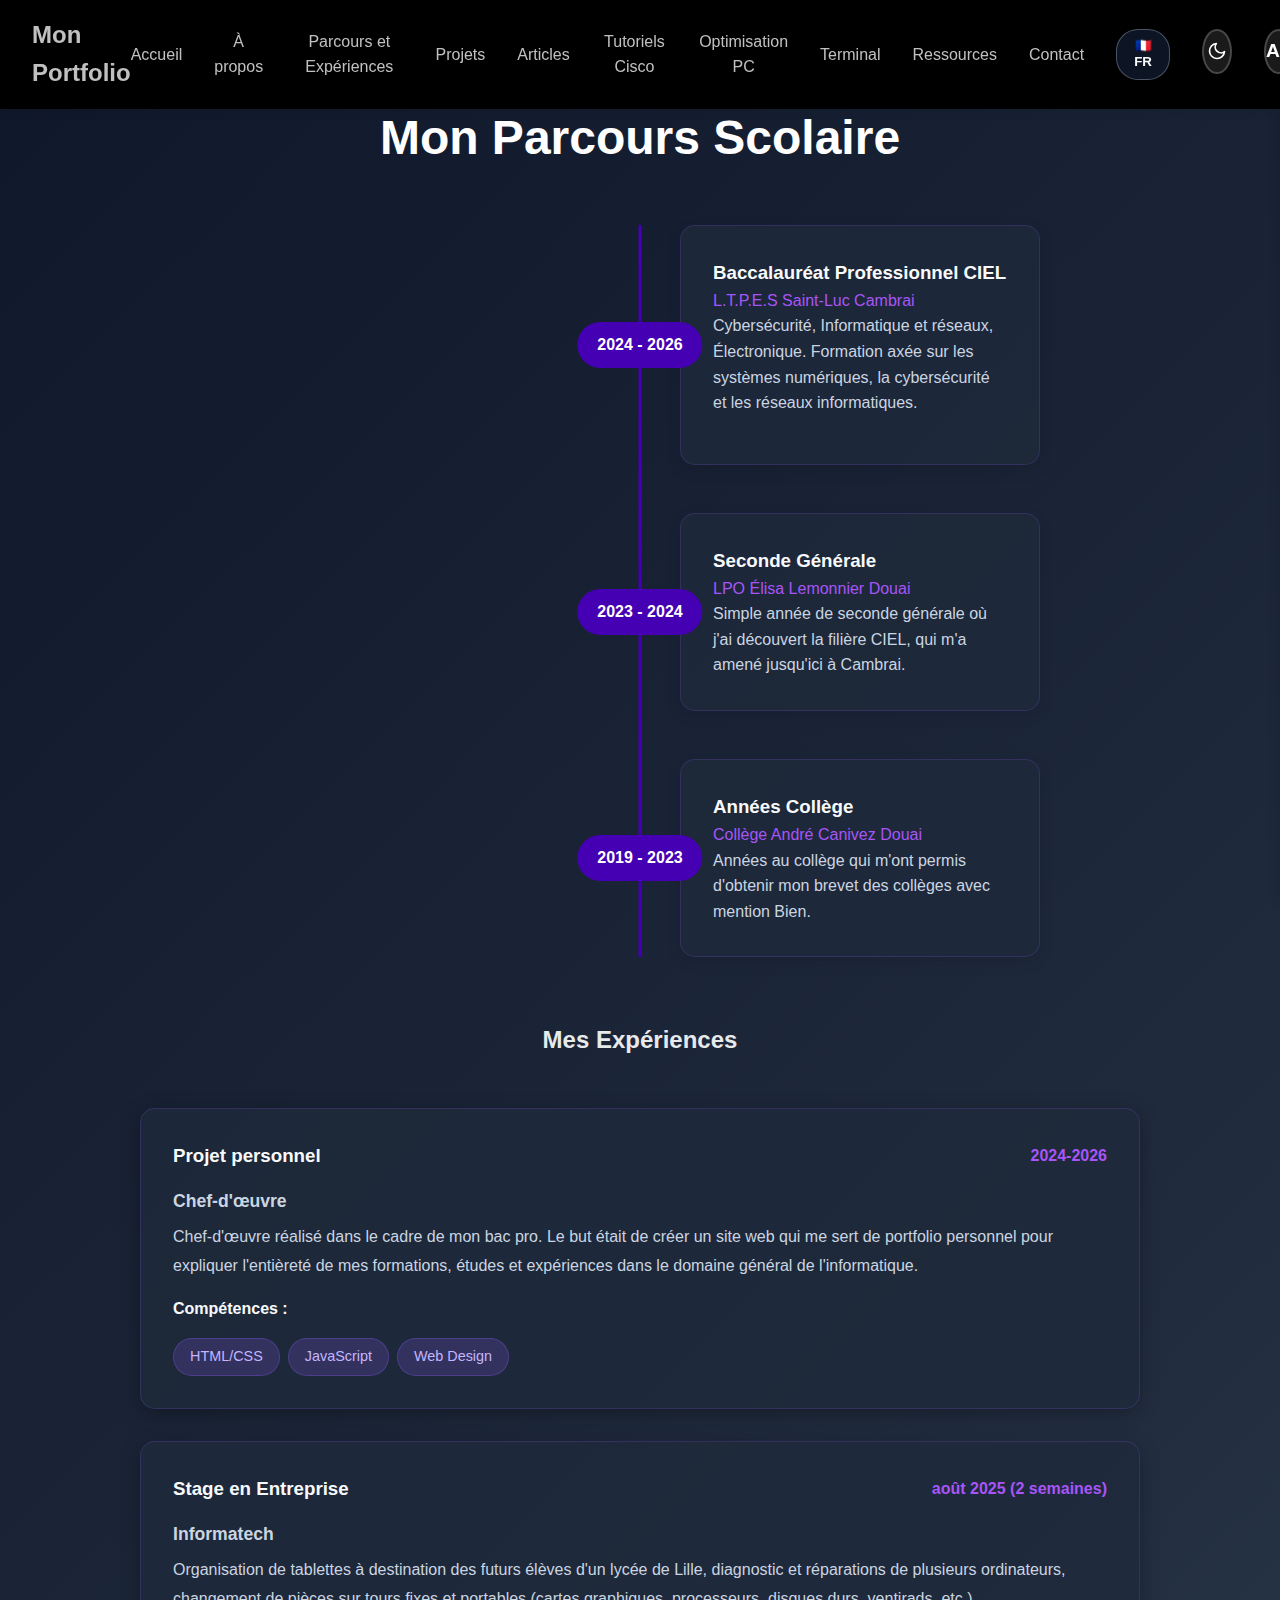
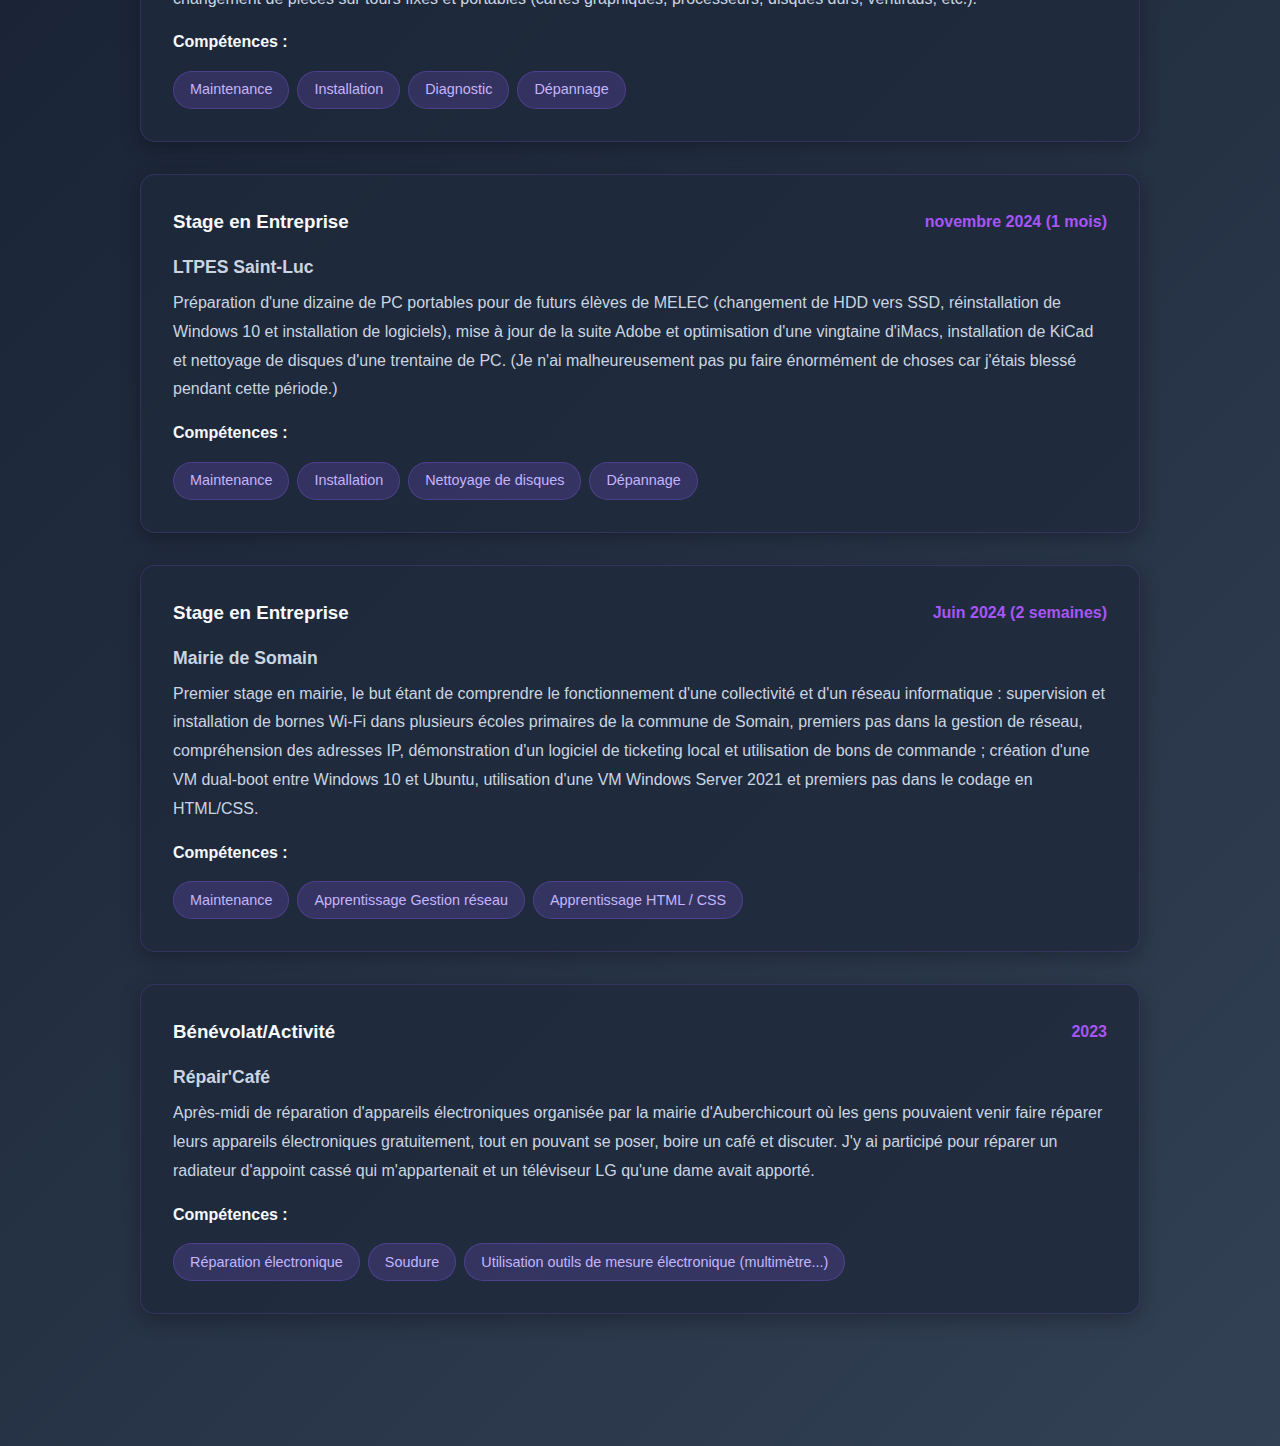
<file: formation/formation.html>
<!DOCTYPE html>
<html lang="fr">

<head>
    <meta charset="UTF-8">
    <meta name="viewport" content="width=device-width, initial-scale=1.0">
    <meta name="robots" content="noindex, nofollow">
    <title>Mon Portfolio - Étudiant Bac Pro CIEL</title>
    <link rel="stylesheet" href="../style.css" />
</head>

<body>
    <!-- Navigation -->
    <nav>
        <div class="nav-container">
            <div class="logo"><a href="#accueil" data-i18n="nav.brand">Mon Portfolio</a></div>
            <ul class="nav-links" id="navLinks">
                <li><a href="../index.html" data-i18n="nav.home">Accueil</a></li>
                <li><a href="../index.html#apropos" data-i18n="nav.about">À propos</a></li>
                <li><a href="./formation.html" data-i18n="nav.path">Parcours et Expériences</a></li>
                <li><a href="../projets/projets.html" data-i18n="nav.projects">Projets</a></li>
                <li><a href="../forum/forum.html" data-i18n="nav.articles">Articles</a></li>
                <li><a href="../cisco/cisco.html" data-i18n="nav.cisco">Tutoriels Cisco</a></li>
                <li><a href="../optimization/optimization.html" data-i18n="nav.optimization">Optimisation PC</a></li>
                <li><a href="../terminal/terminal.html" data-i18n="nav.terminal">Terminal</a></li>
                <li><a href="../resources/resources.html" data-i18n="nav.resources">Ressources</a></li>
                <li><a href="../contact/contact.html" data-i18n="nav.contact">Contact</a></li>
                <button class="lang-toggle" id="languageToggle" aria-label="Changer de langue">🇫🇷 FR</button>
                <button class="theme-toggle" id="themeToggle" aria-label="Changer de thème">
                    <svg class="sun-icon" xmlns="http://www.w3.org/2000/svg" width="20" height="20" viewBox="0 0 24 24" fill="none" stroke="currentColor" stroke-width="2" stroke-linecap="round" stroke-linejoin="round">
                        <circle cx="12" cy="12" r="5"></circle>
                        <line x1="12" y1="1" x2="12" y2="3"></line>
                        <line x1="12" y1="21" x2="12" y2="23"></line>
                        <line x1="4.22" y1="4.22" x2="5.64" y2="5.64"></line>
                        <line x1="18.36" y1="18.36" x2="19.78" y2="19.78"></line>
                        <line x1="1" y1="12" x2="3" y2="12"></line>
                        <line x1="21" y1="12" x2="23" y2="12"></line>
                        <line x1="4.22" y1="19.78" x2="5.64" y2="18.36"></line>
                        <line x1="18.36" y1="5.64" x2="19.78" y2="4.22"></line>
                    </svg>
                    <svg class="moon-icon" xmlns="http://www.w3.org/2000/svg" width="20" height="20" viewBox="0 0 24 24" fill="none" stroke="currentColor" stroke-width="2" stroke-linecap="round" stroke-linejoin="round">
                        <path d="M21 12.79A9 9 0 1 1 11.21 3 7 7 0 0 0 21 12.79z"></path>
                    </svg>
                </button>
                <button class="font-toggle" id="fontToggle" aria-label="Changer de police">Aa</button>
            </ul>
            <div class="menu-toggle" id="menuToggle">
                <div class="bar"></div>
                <div class="bar"></div>
                <div class="bar"></div>
            </div>
        </div>
    </nav>

    <!-- Side Menu -->
    <div class="side-menu" id="sideMenu">
        <ul class="side-nav-links">
            <li><a href="../index.html" data-i18n="nav.home">Accueil</a></li>
            <li><a href="../index.html#apropos" data-i18n="nav.about">À propos</a></li>
            <li><a href="./formation.html" data-i18n="nav.journey">Parcours et Expériences</a></li>
            <li><a href="../projets/projets.html" data-i18n="nav.projects">Projets</a></li>
            <li><a href="../forum/forum.html" data-i18n="nav.articles">Articles</a></li>
            <li><a href="../cisco/cisco.html" data-i18n="nav.cisco">Tutoriels Cisco</a></li>
            <li><a href="../optimization/optimization.html" data-i18n="nav.optimization">Optimisation PC</a></li>
            <li><a href="../terminal/terminal.html" data-i18n="nav.terminal">Terminal</a></li>
            <li><a href="../resources/resources.html" data-i18n="nav.resources">Ressources</a></li>
            <li><a href="../contact/contact.html" data-i18n="nav.contact">Contact</a></li>
        </ul>
        <div class="side-menu-toggles">
            <button class="lang-toggle" id="languageToggleMobile" aria-label="Changer de langue">EN</button>
            <button class="theme-toggle" id="themeToggleMobile" aria-label="Changer de thème">
                <svg class="sun-icon" xmlns="http://www.w3.org/2000/svg" width="20" height="20" viewBox="0 0 24 24" fill="none" stroke="currentColor" stroke-width="2" stroke-linecap="round" stroke-linejoin="round">
                    <circle cx="12" cy="12" r="5"></circle>
                    <line x1="12" y1="1" x2="12" y2="3"></line>
                    <line x1="12" y1="21" x2="12" y2="23"></line>
                    <line x1="4.22" y1="4.22" x2="5.64" y2="5.64"></line>
                    <line x1="18.36" y1="18.36" x2="19.78" y2="19.78"></line>
                    <line x1="1" y1="12" x2="3" y2="12"></line>
                    <line x1="21" y1="12" x2="23" y2="12"></line>
                    <line x1="4.22" y1="19.78" x2="5.64" y2="18.36"></line>
                    <line x1="18.36" y1="5.64" x2="19.78" y2="4.22"></line>
                </svg>
                <svg class="moon-icon" xmlns="http://www.w3.org/2000/svg" width="20" height="20" viewBox="0 0 24 24" fill="none" stroke="currentColor" stroke-width="2" stroke-linecap="round" stroke-linejoin="round">
                    <path d="M21 12.79A9 9 0 1 1 11.21 3 7 7 0 0 0 21 12.79z"></path>
                </svg>
            </button>
            <button class="font-toggle" id="fontToggleMobile" aria-label="Changer de police">Aa</button>
        </div>
    </div>

    <!-- Formation Section -->
    <section id="formation" class="formation-section">
        <div class="container">
            <h1 class="section-title" data-i18n="formation.title">Mon Parcours Scolaire</h1>

            <div class="formation-timeline">
                <div class="timeline-item">
                    <div class="timeline-date">2024 - 2026</div>
                    <div class="timeline-content">
                        <h3 data-i18n="formation.subtitle.one">Baccalauréat Professionnel CIEL</h3>
                        <p class="institution">L.T.P.E.S Saint-Luc Cambrai</p>
                        <p class="description" data-i18n="formation.desc.one">Cybersécurité, Informatique et réseaux, Électronique. Formation axée sur les systèmes numériques, la cybersécurité et les réseaux informatiques.</p>
                        <div class="competences">
                        </div>
                    </div>
                </div>

                <div class="timeline-item">
                    <div class="timeline-date">2023 - 2024</div>
                    <div class="timeline-content">
                        <h3 data-i18n="formation.subtitle.two">Seconde Générale</h3>
                        <p class="institution">LPO Élisa Lemonnier Douai</p>
                        <p class="description" data-i18n="formation.desc.two">Simple année de seconde générale où j'ai découvert la filière CIEL, qui m'a amené jusqu'ici à Cambrai.</p>
                    </div>
                </div>

                <div class="timeline-item">
                    <div class="timeline-date">2019 - 2023</div>
                    <div class="timeline-content">
                        <h3  data-i18n="formation.subtitle.three">Années Collège</h3>
                        <p class="institution">Collège André Canivez Douai</p>
                        <p class="description" data-i18n="formation.desc.three">Années au collège qui m'ont permis d'obtenir mon brevet des collèges avec mention Bien.</p>
                    </div>
                </div>
            </div>

            <h2 class="section-subtitle" data-i18n="formation.experiences">Mes Expériences</h2>

            <div class="experiences-grid">
                <div class="experience-card">
                    <div class="experience-header">
                        <h3 data-i18n="experience.type.one">Projet personnel</h3>
                        <span class="experience-date">2024-2026</span>
                    </div>
                    <p class="experience-company">Chef-d'œuvre</p>
                    <p class="experience-description" data-i18n="experience.desc.one">Chef-d'œuvre réalisé dans le cadre de mon bac pro. Le but était de créer un site web qui me sert de portfolio personnel pour expliquer l'entièreté de mes formations, études et expériences dans le domaine général de l'informatique.</p>
                    <div class="competences">
                        <h4 data-i18n="experience.skill">Compétences :</h4>
                        <span class="competence">HTML/CSS</span>
                        <span class="competence">JavaScript</span>
                        <span class="competence">Web Design</span>
                    </div>
                </div>

                <!-- 2. Stage Informatech - août 2025 -->
                <div class="experience-card">
                    <div class="experience-header">
                        <h3 data-i18n="experience.type.two">Stage en Entreprise</h3>
                        <span class="experience-date" data-i18n="experience.MM/YY.one">août 2025 (2 semaines)</span>
                    </div>
                    <p class="experience-company">Informatech</p>
                    <p class="experience-description" data-i18n="experience.desc.two">Organisation de tablettes à destination des futurs élèves d'un lycée de Lille, diagnostic et réparations de plusieurs ordinateurs, changement de pièces sur tours fixes et portables (cartes graphiques, processeurs, disques durs, ventirads, etc.).</p>
                    <div class="competences">
                        <h4 data-i18n="experience.skill">Compétences :</h4>
                        <span class="competence">Maintenance</span>
                        <span class="competence">Installation</span>
                        <span class="competence" data-i18n="experience.comp.one">Diagnostic</span>
                        <span class="competence" data-i18n="experience.comp.two">Dépannage</span>
                    </div>
                </div>

                <div class="experience-card">
                    <div class="experience-header">
                        <h3 data-i18n="experience.type.two">Stage en Entreprise</h3>
                        <span class="experience-date" data-i18n="experience.MM/YY.two">novembre 2024 (1 mois)</span>
                    </div>
                    <p class="experience-company">LTPES Saint-Luc</p>
                    <p class="experience-description" data-i18n="experience.desc.three">Préparation d'une dizaine de PC portables pour de futurs élèves de MELEC (changement de HDD vers SSD, réinstallation de Windows 10 et installation de logiciels), mise à jour de la suite Adobe et optimisation d'une vingtaine d'iMacs, installation de KiCad et nettoyage de disques d'une trentaine de PC. (Je n'ai malheureusement pas pu faire énormément de choses car j'étais blessé pendant cette période.)</p>
                    <div class="competences">
                        <h4 data-i18n="experience.skill">Compétences :</h4>
                        <span class="competence">Maintenance</span>
                        <span class="competence">Installation</span>
                        <span class="competence" data-i18n="experience.comp.three">Nettoyage de disques</span>
                        <span class="competence" data-i18n="experience.comp.two">Dépannage</span>
                    </div>
                </div>

                <div class="experience-card">
                    <div class="experience-header">
                        <h3 data-i18n="experience.type.two">Stage en Entreprise</h3>
                        <span class="experience-date" data-i18n="experience.MM/YY.three">Juin 2024 (2 semaines)</span>
                    </div>
                    <p class="experience-company" data-i18n="experience.company.one">Mairie de Somain</p>
                    <p class="experience-description" data-i18n="experience.desc.four">Premier stage en mairie, le but étant de comprendre le fonctionnement d'une collectivité et d'un réseau informatique : supervision et installation de bornes Wi‑Fi dans plusieurs écoles primaires de la commune de Somain, premiers pas dans la gestion de réseau, compréhension des adresses IP, démonstration d'un logiciel de ticketing local et utilisation de bons de commande ; création d'une VM dual-boot entre Windows 10 et Ubuntu, utilisation d'une VM Windows Server 2021 et premiers pas dans le codage en HTML/CSS.</p>
                    <div class="competences">
                        <h4 data-i18n="experience.skill">Compétences :</h4>
                        <span class="competence">Maintenance</span>
                        <span class="competence" data-i18n="experience.comp.four">Apprentissage Gestion réseau</span>
                        <span class="competence" data-i18n="experience.comp.five">Apprentissage HTML / CSS</span>
                    </div>
                </div>


                <div class="experience-card">
                    <div class="experience-header">
                        <h3 data-i18n="experience.type.three">Bénévolat/Activité</h3>
                        <span class="experience-date">2023</span>
                    </div>
                    <p class="experience-company">Répair'Café</p>
                    <p class="experience-description"  data-i18n="experience.desc.five">Après-midi de réparation d'appareils électroniques organisée par la mairie d'Auberchicourt où les gens pouvaient venir faire réparer leurs appareils électroniques gratuitement, tout en pouvant se poser, boire un café et discuter. J'y ai participé pour réparer un radiateur d'appoint cassé qui m'appartenait et un téléviseur LG qu'une dame avait apporté.</p>
                    <div class="competences">
                        <h4 data-i18n="experience.skill">Compétences :</h4>
                        <span class="competence" data-i18n="experience.comp.six">Réparation électronique</span>
                        <span class="competence" data-i18n="experience.comp.seven">Soudure</span>
                        <span class="competence" data-i18n="experience.comp.eight">Utilisation outils de mesure électronique (multimètre...)</span>
                    </div>
                </div>
            </div>
    </section>

    <!-- Bouton Retour en haut -->
    <button id="backToTop" class="back-to-top" data-i18n-aria="back.toTop" aria-label="Retour en haut">
        <svg xmlns="http://www.w3.org/2000/svg" width="24" height="24" viewBox="0 0 24 24" fill="none" stroke="currentColor" stroke-width="2" stroke-linecap="round" stroke-linejoin="round">
            <polyline points="18 15 12 9 6 15"></polyline>
        </svg>
        <span class="sr-only" data-i18n="back.toTop">Retour en haut</span>
    </button>

    <script src="../script.js"></script>
</body>

</html>
</file>
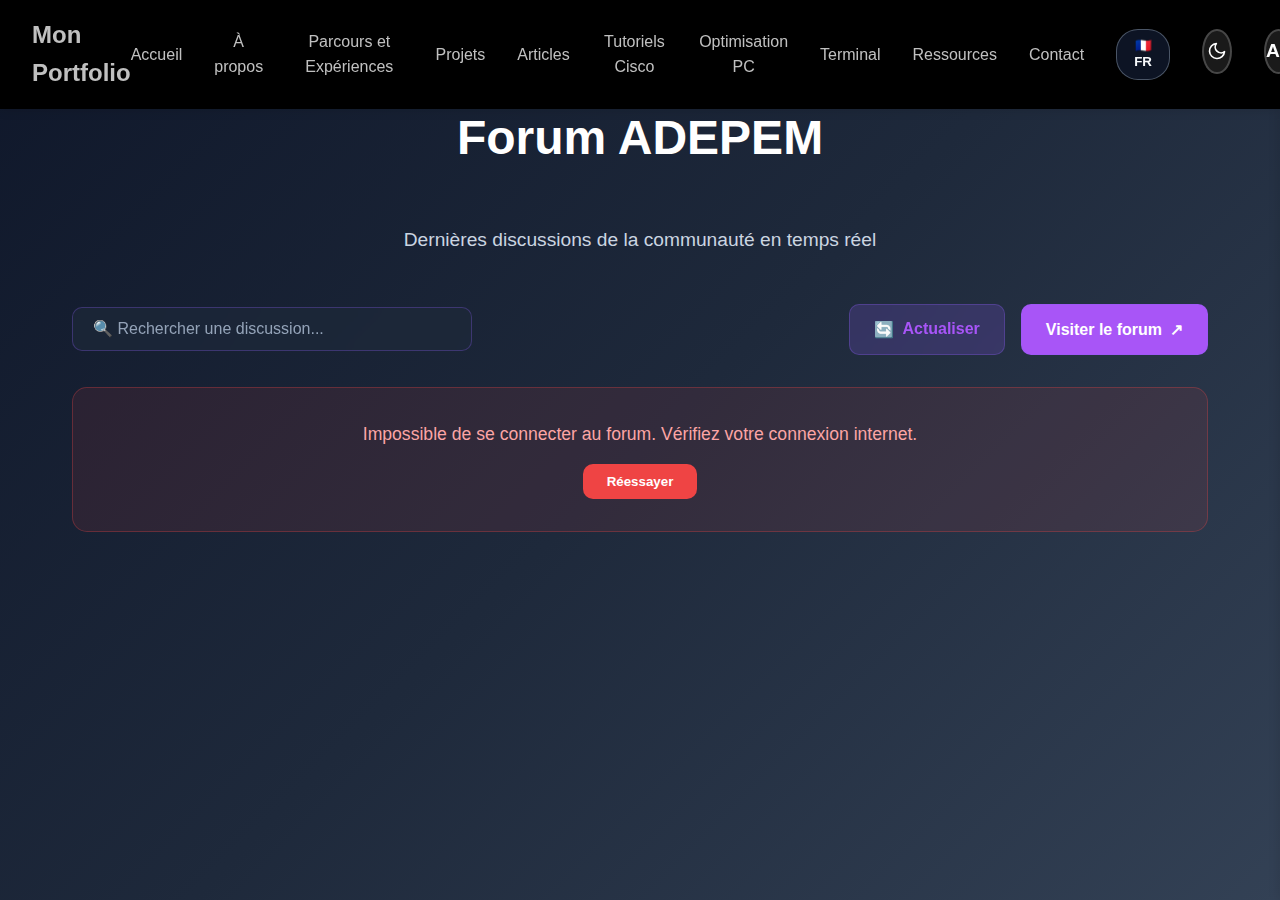
<file: forum/forum.html>
<!DOCTYPE html>
<html lang="fr">

<head>
    <meta charset="UTF-8">
    <meta name="viewport" content="width=device-width, initial-scale=1.0">
    <meta name="robots" content="noindex, nofollow">
    <title>Forum ADEPEM - Mon Portfolio</title>
    <link rel="stylesheet" href="../style.css" />
</head>

<body>
    <!-- Navigation -->
    <nav>
        <div class="nav-container">
            <div class="logo"><a href="../index.html">Mon Portfolio</a></div>
            <ul class="nav-links" id="navLinks">
                <li><a href="../index.html" data-i18n="nav.home">Accueil</a></li>
                <li><a href="../index.html#apropos" data-i18n="nav.about">À propos</a></li>
                <li><a href="../formation/formation.html" data-i18n="nav.path">Parcours et Expériences</a></li>
                <li><a href="../projets/projets.html" data-i18n="nav.projects">Projets</a></li>
                <li><a href="./forum.html" data-i18n="nav.articles">Articles</a></li>
                <li><a href="../cisco/cisco.html" data-i18n="nav.cisco">Tutoriels Cisco</a></li>
                <li><a href="../optimization/optimization.html" data-i18n="nav.optimization">Optimisation PC</a></li>
                <li><a href="../terminal/terminal.html" data-i18n="nav.terminal">Terminal</a></li>
                <li><a href="../resources/resources.html" data-i18n="nav.resources">Ressources</a></li>
                <li><a href="../contact/contact.html" data-i18n="nav.contact">Contact</a></li>
                <button class="lang-toggle" id="languageToggle" aria-label="Changer de langue">🇫🇷 FR</button>
                <button class="theme-toggle" id="themeToggle" aria-label="Changer de thème">
                    <svg class="sun-icon" xmlns="http://www.w3.org/2000/svg" width="20" height="20" viewBox="0 0 24 24" fill="none" stroke="currentColor" stroke-width="2" stroke-linecap="round" stroke-linejoin="round">
                        <circle cx="12" cy="12" r="5"></circle>
                        <line x1="12" y1="1" x2="12" y2="3"></line>
                        <line x1="12" y1="21" x2="12" y2="23"></line>
                        <line x1="4.22" y1="4.22" x2="5.64" y2="5.64"></line>
                        <line x1="18.36" y1="18.36" x2="19.78" y2="19.78"></line>
                        <line x1="1" y1="12" x2="3" y2="12"></line>
                        <line x1="21" y1="12" x2="23" y2="12"></line>
                        <line x1="4.22" y1="19.78" x2="5.64" y2="18.36"></line>
                        <line x1="18.36" y1="5.64" x2="19.78" y2="4.22"></line>
                    </svg>
                    <svg class="moon-icon" xmlns="http://www.w3.org/2000/svg" width="20" height="20" viewBox="0 0 24 24" fill="none" stroke="currentColor" stroke-width="2" stroke-linecap="round" stroke-linejoin="round">
                        <path d="M21 12.79A9 9 0 1 1 11.21 3 7 7 0 0 0 21 12.79z"></path>
                    </svg>
                </button>
                <button class="font-toggle" id="fontToggle" aria-label="Changer de police">Aa</button>
            </ul>
            <div class="menu-toggle" id="menuToggle">
                <div class="bar"></div>
                <div class="bar"></div>
                <div class="bar"></div>
            </div>
        </div>
    </nav>

    <!-- Side Menu -->
    <div class="side-menu" id="sideMenu">
        <ul class="side-nav-links">
            <li><a href="../index.html" data-i18n="nav.home">Accueil</a></li>
            <li><a href="../index.html#apropos" data-i18n="nav.about">À propos</a></li>
            <li><a href="../formation/formation.html" data-i18n="nav.journey">Parcours et Expériences</a></li>
            <li><a href="../projets/projets.html" data-i18n="nav.projects">Projets</a></li>
            <li><a href="./forum.html" data-i18n="nav.articles">Articles</a></li>
            <li><a href="../cisco/cisco.html" data-i18n="nav.cisco">Tutoriels Cisco</a></li>
            <li><a href="../optimization/optimization.html" data-i18n="nav.optimization">Optimisation PC</a></li>
            <li><a href="../terminal/terminal.html" data-i18n="nav.terminal">Terminal</a></li>
            <li><a href="../resources/resources.html" data-i18n="nav.resources">Ressources</a></li>
            <li><a href="../contact/contact.html" data-i18n="nav.contact">Contact</a></li>
        </ul>
        <div class="side-menu-toggles">
            <button class="lang-toggle" id="languageToggleMobile" aria-label="Changer de langue">EN</button>
            <button class="theme-toggle" id="themeToggleMobile" aria-label="Changer de thème">
                <svg class="sun-icon" xmlns="http://www.w3.org/2000/svg" width="20" height="20" viewBox="0 0 24 24" fill="none" stroke="currentColor" stroke-width="2" stroke-linecap="round" stroke-linejoin="round">
                    <circle cx="12" cy="12" r="5"></circle>
                    <line x1="12" y1="1" x2="12" y2="3"></line>
                    <line x1="12" y1="21" x2="12" y2="23"></line>
                    <line x1="4.22" y1="4.22" x2="5.64" y2="5.64"></line>
                    <line x1="18.36" y1="18.36" x2="19.78" y2="19.78"></line>
                    <line x1="1" y1="12" x2="3" y2="12"></line>
                    <line x1="21" y1="12" x2="23" y2="12"></line>
                    <line x1="4.22" y1="19.78" x2="5.64" y2="18.36"></line>
                    <line x1="18.36" y1="5.64" x2="19.78" y2="4.22"></line>
                </svg>
                <svg class="moon-icon" xmlns="http://www.w3.org/2000/svg" width="20" height="20" viewBox="0 0 24 24" fill="none" stroke="currentColor" stroke-width="2" stroke-linecap="round" stroke-linejoin="round">
                    <path d="M21 12.79A9 9 0 1 1 11.21 3 7 7 0 0 0 21 12.79z"></path>
                </svg>
            </button>
            <button class="font-toggle" id="fontToggleMobile" aria-label="Changer de police">Aa</button>
        </div>
    </div>

    <!-- Forum Section -->
    <section id="forum" class="forum-section">
        <div class="container">
            <h1 class="section-title" data-i18n="forum.title">Forum ADEPEM</h1>
            <p class="forum-subtitle" data-i18n="forum.subtitle">Dernières discussions de la communauté en temps réel</p>

            <!-- Controls -->
            <div class="forum-controls">
                <div class="search-box">
                    <input type="text" id="searchInput" data-i18n-placeholder="forum.search" placeholder="🔍 Rechercher une discussion...">
                </div>
                <div class="forum-buttons">
                    <button class="refresh-btn" id="refreshBtn" data-i18n="forum.refresh">
                        <span class="refresh-icon">🔄</span> Actualiser
                    </button>
                    <a href="https://forum.adepem.com" target="_blank" rel="noopener noreferrer" class="visit-forum-btn" data-i18n="forum.visit">
                        Visiter le forum <span class="external-icon">↗</span>
                    </a>
                </div>
            </div>

            <!-- Loading State -->
            <div class="loading" id="loading">
                <div class="spinner"></div>
                <p data-i18n="forum.loading">Chargement des discussions...</p>
            </div>

            <!-- Error State -->
            <div class="forum-error" id="errorMessage" style="display: none;">
                <p id="errorText"></p>
                <button class="retry-btn" id="retryBtn" data-i18n="forum.retry">Réessayer</button>
            </div>

            <!-- Articles Grid -->
            <div class="forum-grid" id="forumGrid"></div>

            <!-- No Results -->
            <div class="no-results" id="noResults" style="display: none;">
                <div class="no-results-icon">💬</div>
                <h3 data-i18n="forum.noresults.title">Aucune discussion trouvée</h3>
                <p data-i18n="forum.noresults.desc">Essayez une autre recherche ou actualisez la page</p>
            </div>
        </div>
    </section>
    
    <script>
        // Configuration du forum ADEPEM
        const FORUM_URL = 'https://forum.adepem.com';

        // Liste de proxies CORS (avec fallback)
        const CORS_PROXIES = [
            'https://corsproxy.io/?',
            'https://api.codetabs.com/v1/proxy?quest=',
            'https://api.allorigins.win/raw?url='
        ];

        let currentProxyIndex = 0;

        // State
        let allTopics = [];
        let filteredTopics = [];

        // Elements
        const loading = document.getElementById('loading');
        const forumGrid = document.getElementById('forumGrid');
        const noResults = document.getElementById('noResults');
        const errorMessage = document.getElementById('errorMessage');
        const errorText = document.getElementById('errorText');
        const searchInput = document.getElementById('searchInput');
        const refreshBtn = document.getElementById('refreshBtn');
        const retryBtn = document.getElementById('retryBtn');

        // Fetch topics from ADEPEM forum
        async function fetchForumTopics() {
            try {
                loading.style.display = 'block';
                forumGrid.style.display = 'none';
                noResults.style.display = 'none';
                errorMessage.style.display = 'none';

                // Construire l'URL avec le proxy actuel
                const proxyUrl = CORS_PROXIES[currentProxyIndex] + encodeURIComponent(`${FORUM_URL}/latest.json`);

                // Timeout de 10 secondes
                const controller = new AbortController();
                const timeoutId = setTimeout(() => controller.abort(), 10000);

                const response = await fetch(proxyUrl, {
                    signal: controller.signal
                });

                clearTimeout(timeoutId);

                if (!response.ok) {
                    throw new Error(`Erreur HTTP: ${response.status}`);
                }

                const data = await response.json();

                // Limiter à 12 discussions
                allTopics = data.topic_list.topics.slice(0, 12);
                filteredTopics = [...allTopics];
                displayTopics();

                // Réinitialiser l'index du proxy en cas de succès
                currentProxyIndex = 0;
            } catch (error) {
                // Essayer le proxy suivant si disponible
                if (currentProxyIndex < CORS_PROXIES.length - 1) {
                    currentProxyIndex++;
                    return fetchForumTopics(); // Réessayer avec le proxy suivant
                }

                // Si tous les proxies ont échoué
                loading.style.display = 'none';
                errorMessage.style.display = 'block';
                currentProxyIndex = 0; // Réinitialiser pour la prochaine tentative

                // Message d'erreur
                if (error.name === 'AbortError') {
                    errorText.textContent = 'Le serveur met trop de temps à répondre. Réessayez dans quelques instants.';
                } else if (error.message.includes('Failed to fetch')) {
                    errorText.textContent = 'Impossible de se connecter au forum. Vérifiez votre connexion internet.';
                } else {
                    errorText.textContent = error.message || 'Impossible de charger les discussions du forum';
                }
            }
        }

        // Display topics
        function displayTopics() {
            loading.style.display = 'none';

            if (filteredTopics.length === 0) {
                forumGrid.style.display = 'none';
                noResults.style.display = 'block';
                return;
            }

            forumGrid.style.display = 'grid';
            noResults.style.display = 'none';

            forumGrid.innerHTML = filteredTopics.map(topic => {
                const lastActivityDate = new Date(topic.last_posted_at || topic.created_at);
                const formattedDate = formatDate(lastActivityDate);

                return `
                    <a href="${FORUM_URL}/t/${topic.slug}/${topic.id}" target="_blank" rel="noopener noreferrer" class="forum-card">
                        <div class="forum-card-header">
                            <div class="forum-card-badges">
                                ${topic.pinned ? '<span class="badge badge-pinned">📌 Épinglé</span>' : ''}
                                ${topic.closed ? '<span class="badge badge-closed">🔒 Fermé</span>' : ''}
                            </div>
                            <span class="external-link-icon">↗</span>
                        </div>
                        
                        <h3 class="forum-card-title">${escapeHtml(topic.title)}</h3>
                        
                        <div class="forum-card-stats">
                            <span class="stat">
                                <span class="stat-icon">💬</span>
                                <span class="stat-value">${topic.posts_count - 1}</span>
                            </span>
                            <span class="stat">
                                <span class="stat-icon">👤</span>
                                <span class="stat-value">${topic.posters?.length || 0}</span>
                            </span>
                            <span class="stat">
                                <span class="stat-icon">🕒</span>
                                <span class="stat-value">${formattedDate}</span>
                            </span>
                        </div>
                        
                        ${topic.category_id ? `
                            <div class="forum-card-category">
                                <span class="category-badge" style="background-color: #${topic.category_color || '6366f1'}20; border-color: #${topic.category_color || '6366f1'}50; color: #${topic.category_color || 'a5b4fc'}">
                                    ${escapeHtml(topic.category_name || 'Général')}
                                </span>
                            </div>
                        ` : ''}
                    </a>
                `;
            }).join('');
        }

        // Format date
        function formatDate(date) {
            const now = new Date();
            const diffInHours = Math.floor((now - date) / (1000 * 60 * 60));

            if (diffInHours < 1) return 'Il y a moins d\'1h';
            if (diffInHours < 24) return `Il y a ${diffInHours}h`;
            if (diffInHours < 48) return 'Hier';
            const diffInDays = Math.floor(diffInHours / 24);
            if (diffInDays < 7) return `Il y a ${diffInDays}j`;
            return date.toLocaleDateString('fr-FR', {
                day: 'numeric',
                month: 'short'
            });
        }

        // Escape HTML
        function escapeHtml(text) {
            const div = document.createElement('div');
            div.textContent = text;
            return div.innerHTML;
        }

        // Search functionality
        searchInput.addEventListener('input', (e) => {
            const searchTerm = e.target.value.toLowerCase();

            filteredTopics = allTopics.filter(topic =>
                topic.title.toLowerCase().includes(searchTerm)
            );

            displayTopics();
        });

        // Refresh button
        refreshBtn.addEventListener('click', () => {
            searchInput.value = '';
            fetchForumTopics();
        });

        // Retry button
        retryBtn.addEventListener('click', fetchForumTopics);

        // Initialize
        fetchForumTopics();

        // Auto-refresh every 5 minutes
        setInterval(fetchForumTopics, 5 * 60 * 1000);
    </script>

    <!-- Bouton Retour en haut -->
    <button id="backToTop" class="back-to-top" data-i18n-aria="back.toTop" aria-label="Retour en haut">
        <svg xmlns="http://www.w3.org/2000/svg" width="24" height="24" viewBox="0 0 24 24" fill="none" stroke="currentColor" stroke-width="2" stroke-linecap="round" stroke-linejoin="round">
            <polyline points="18 15 12 9 6 15"></polyline>
        </svg>
        <span class="sr-only" data-i18n="back.toTop">Retour en haut</span>
    </button>

    <script src="../script.js"></script>
</body>

</html>
</file>
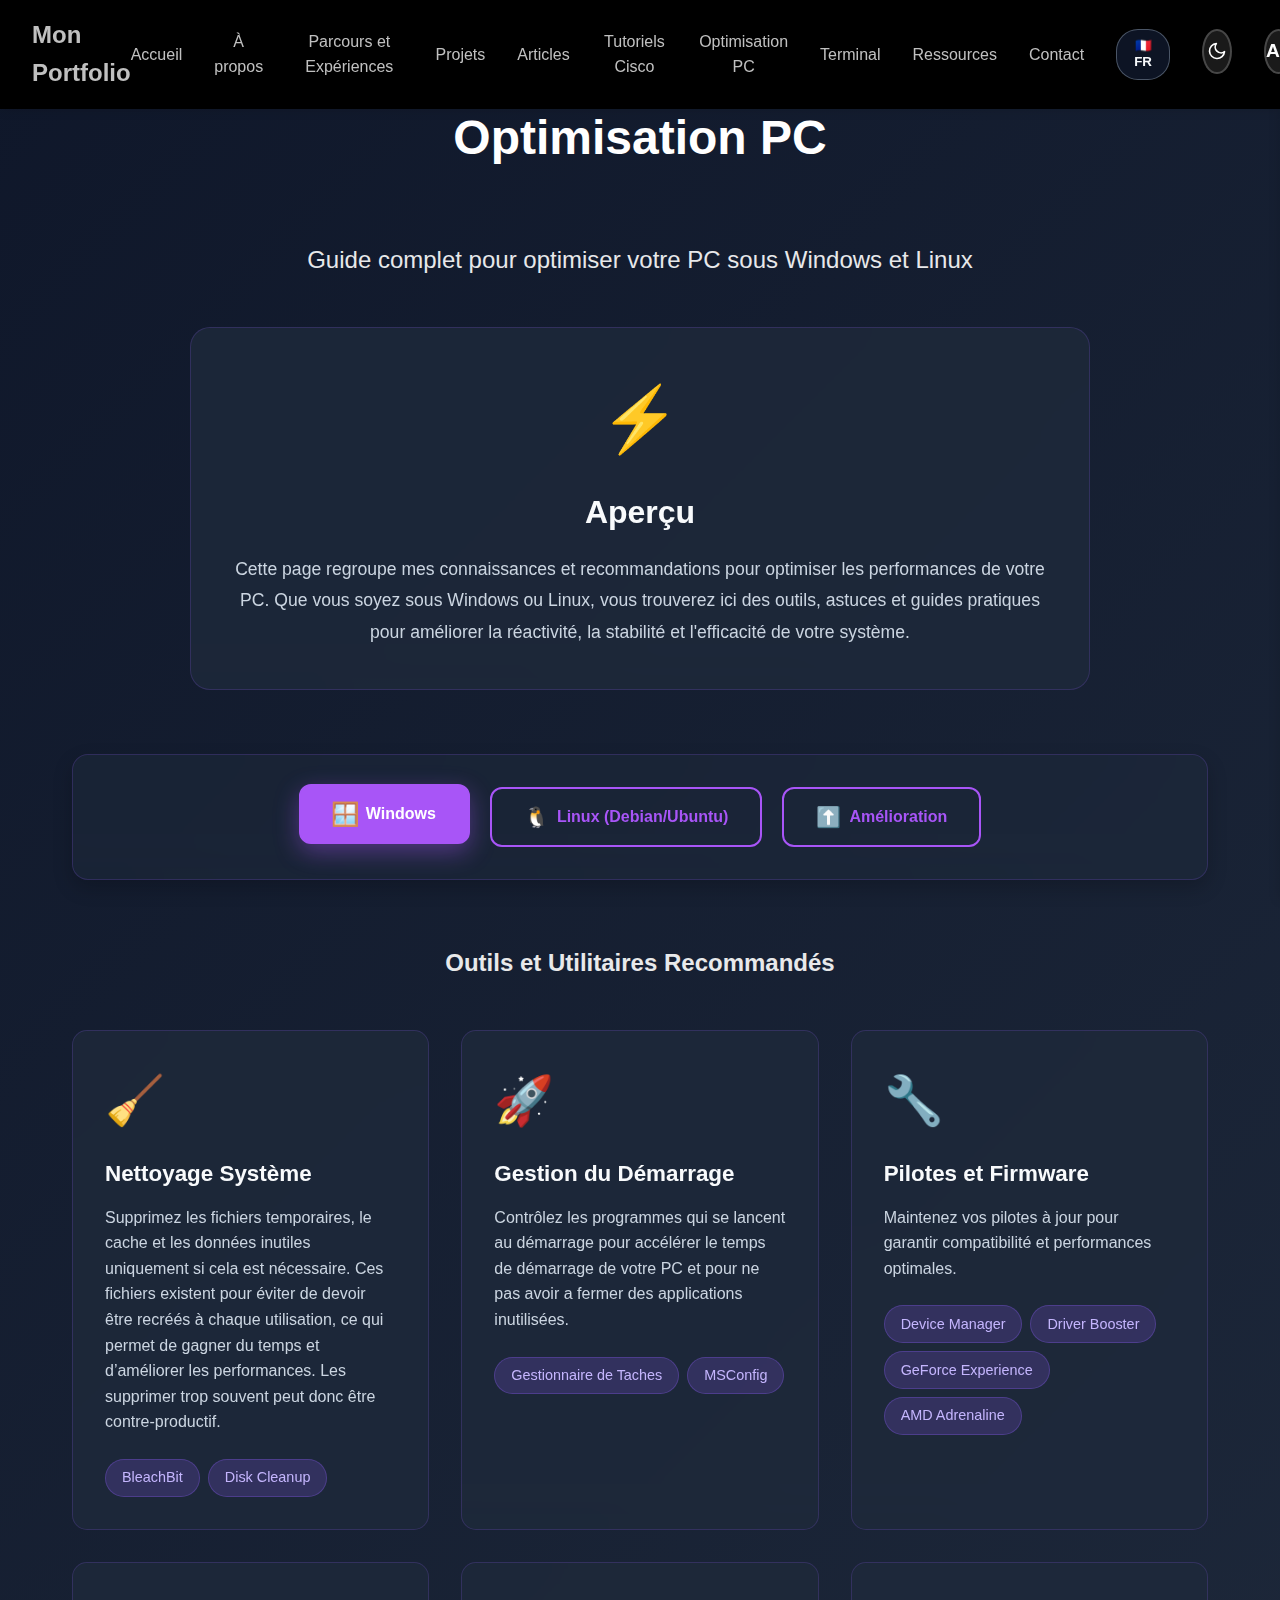
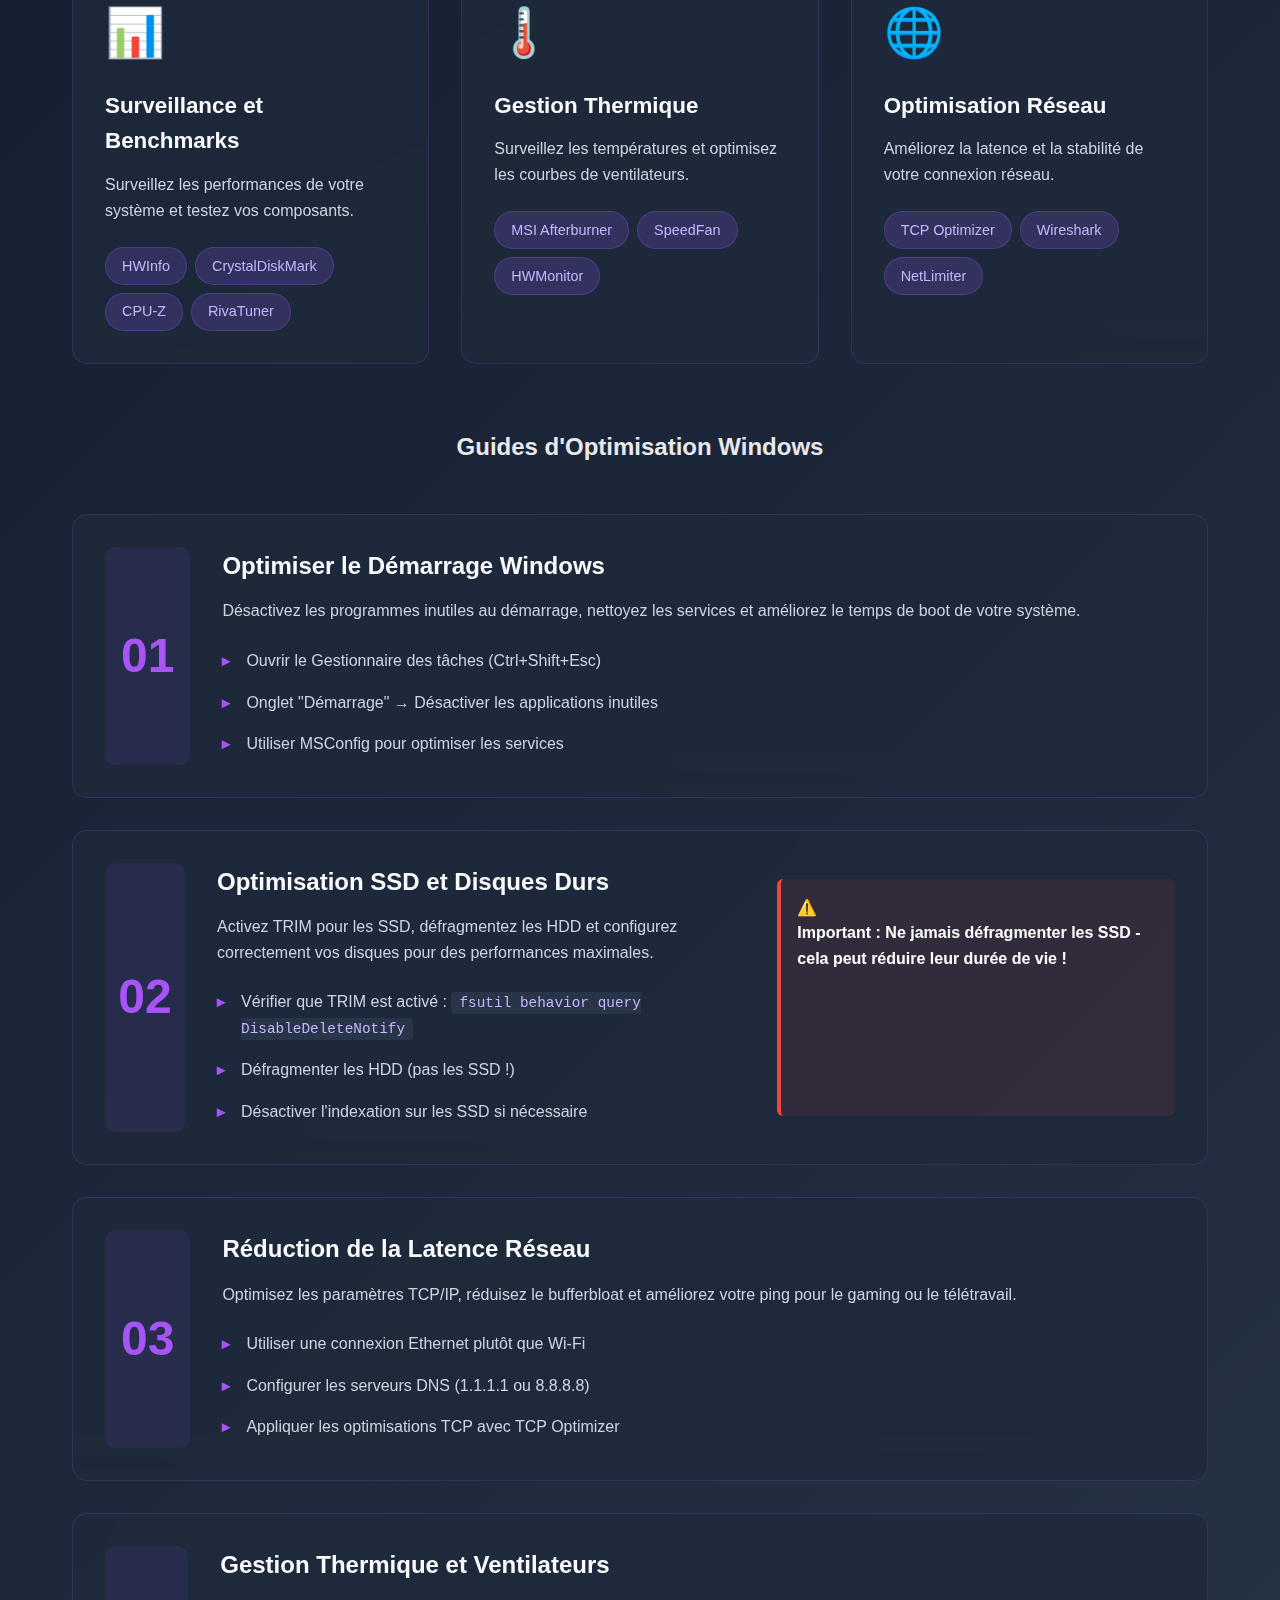
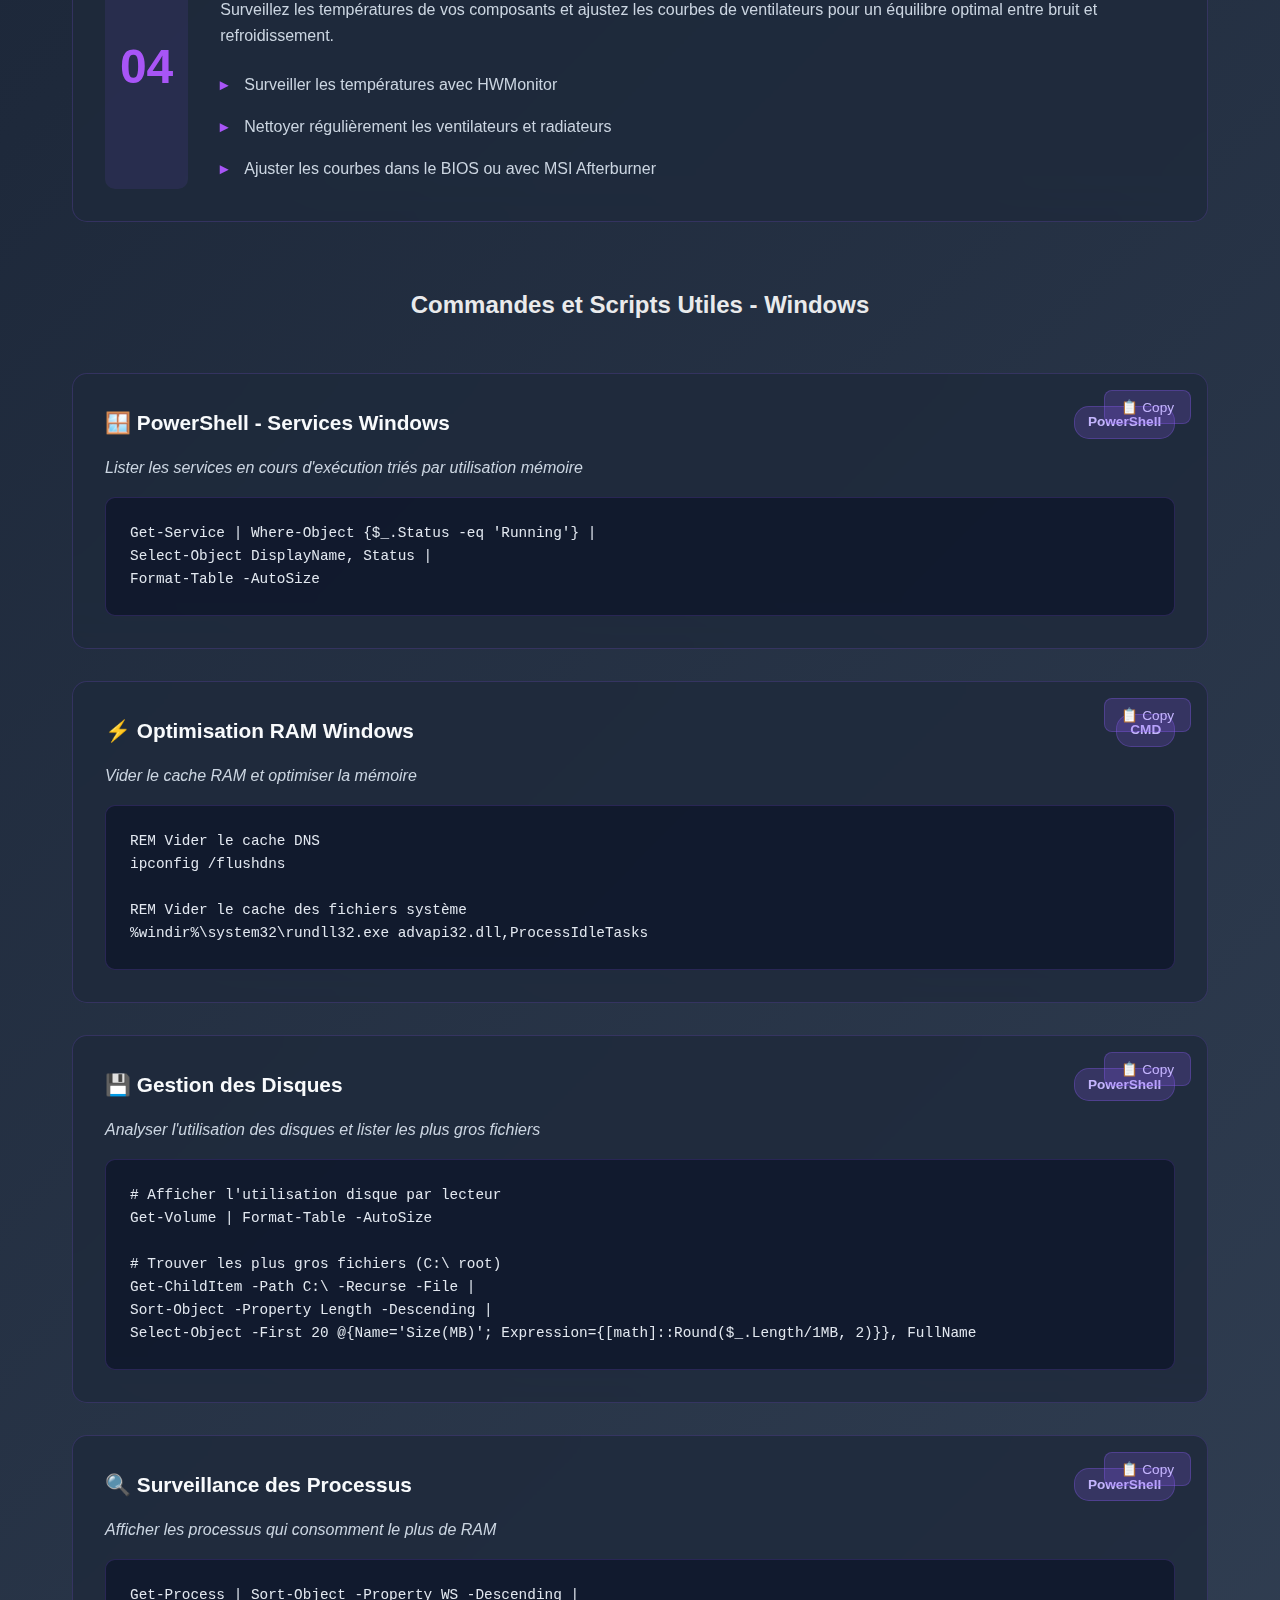
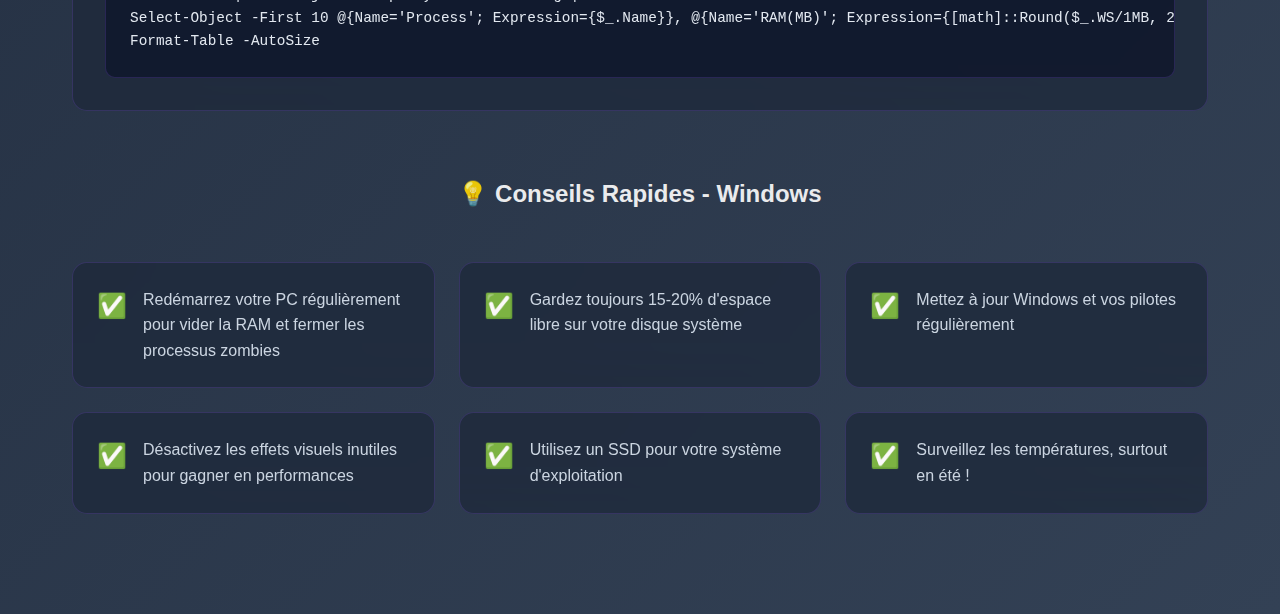
<file: optimization/optimization.html>
<!DOCTYPE html>
<html lang="fr">

<head>
    <meta charset="UTF-8">
    <meta name="viewport" content="width=device-width, initial-scale=1.0">
    <meta name="robots" content="noindex, nofollow">
    <title>Optimisation PC - Mon Portfolio</title>
    <link rel="stylesheet" href="../style.css" />
</head>

<body>
    <!-- Navigation -->
    <nav>
        <div class="nav-container">
            <div class="logo"><a href="../index.html" data-i18n="nav.brand">Mon Portfolio</a></div>
            <ul class="nav-links" id="navLinks">
                <li><a href="../index.html" data-i18n="nav.home">Accueil</a></li>
                <li><a href="../index.html#apropos" data-i18n="nav.about">À propos</a></li>
                <li><a href="../formation/formation.html" data-i18n="nav.path">Parcours et Expériences</a></li>
                <li><a href="../projets/projets.html" data-i18n="nav.projects">Projets</a></li>
                <li><a href="../forum/forum.html" data-i18n="nav.articles">Articles</a></li>
                <li><a href="../cisco/cisco.html" data-i18n="nav.cisco">Tutoriels Cisco</a></li>
                <li><a href="./optimization.html" data-i18n="nav.optimization">Optimisation PC</a></li>
                <li><a href="../terminal/terminal.html" data-i18n="nav.terminal">Terminal</a></li>
                <li><a href="../resources/resources.html" data-i18n="nav.resources">Ressources</a></li>
                <li><a href="../contact/contact.html" data-i18n="nav.contact">Contact</a></li>
                <button class="lang-toggle" id="languageToggle" data-i18n-aria="aria.changeLanguage" aria-label="Changer de langue">🇫🇷 FR</button>
                <button class="theme-toggle" id="themeToggle" data-i18n-aria="aria.changeTheme" aria-label="Changer de thème">
                    <svg class="sun-icon" xmlns="http://www.w3.org/2000/svg" width="20" height="20" viewBox="0 0 24 24" fill="none" stroke="currentColor" stroke-width="2" stroke-linecap="round" stroke-linejoin="round">
                        <circle cx="12" cy="12" r="5"></circle>
                        <line x1="12" y1="1" x2="12" y2="3"></line>
                        <line x1="12" y1="21" x2="12" y2="23"></line>
                        <line x1="4.22" y1="4.22" x2="5.64" y2="5.64"></line>
                        <line x1="18.36" y1="18.36" x2="19.78" y2="19.78"></line>
                        <line x1="1" y1="12" x2="3" y2="12"></line>
                        <line x1="21" y1="12" x2="23" y2="12"></line>
                        <line x1="4.22" y1="19.78" x2="5.64" y2="18.36"></line>
                        <line x1="18.36" y1="5.64" x2="19.78" y2="4.22"></line>
                    </svg>
                    <svg class="moon-icon" xmlns="http://www.w3.org/2000/svg" width="20" height="20" viewBox="0 0 24 24" fill="none" stroke="currentColor" stroke-width="2" stroke-linecap="round" stroke-linejoin="round">
                        <path d="M21 12.79A9 9 0 1 1 11.21 3 7 7 0 0 0 21 12.79z"></path>
                    </svg>
                </button>
                <button class="font-toggle" id="fontToggle" data-i18n-aria="aria.changeFont" aria-label="Changer de police">Aa</button>
            </ul>
            <div class="menu-toggle" id="menuToggle">
                <div class="bar"></div>
                <div class="bar"></div>
                <div class="bar"></div>
            </div>
        </div>
    </nav>

    <!-- Side Menu -->
    <div class="side-menu" id="sideMenu">
        <ul class="side-nav-links">
            <li><a href="../index.html" data-i18n="nav.home">Accueil</a></li>
            <li><a href="../index.html#apropos" data-i18n="nav.about">À propos</a></li>
            <li><a href="../formation/formation.html" data-i18n="nav.path">Parcours et Expériences</a></li>
            <li><a href="../projets/projets.html" data-i18n="nav.projects">Projets</a></li>
            <li><a href="../forum/forum.html" data-i18n="nav.articles">Articles</a></li>
            <li><a href="./optimization.html" aria-current="page" data-i18n="nav.optimization">Optimisation PC</a></li>
            <li><a href="../resources/resources.html" data-i18n="nav.resources">Ressources</a></li>
            <li><a href="../contact/contact.html" data-i18n="nav.contact">Contact</a></li>
        </ul>
        <div class="side-menu-toggles">
            <button class="lang-toggle" id="languageToggleMobile" data-i18n-aria="aria.changeLanguage" aria-label="Changer de langue">EN</button>
            <button class="theme-toggle" id="themeToggleMobile" data-i18n-aria="aria.changeTheme" aria-label="Changer de thème">
                <svg class="sun-icon" xmlns="http://www.w3.org/2000/svg" width="20" height="20" viewBox="0 0 24 24" fill="none" stroke="currentColor" stroke-width="2" stroke-linecap="round" stroke-linejoin="round">
                    <circle cx="12" cy="12" r="5"></circle>
                    <line x1="12" y1="1" x2="12" y2="3"></line>
                    <line x1="12" y1="21" x2="12" y2="23"></line>
                    <line x1="4.22" y1="4.22" x2="5.64" y2="5.64"></line>
                    <line x1="18.36" y1="18.36" x2="19.78" y2="19.78"></line>
                    <line x1="1" y1="12" x2="3" y2="12"></line>
                    <line x1="21" y1="12" x2="23" y2="12"></line>
                    <line x1="4.22" y1="19.78" x2="5.64" y2="18.36"></line>
                    <line x1="18.36" y1="5.64" x2="19.78" y2="4.22"></line>
                </svg>
                <svg class="moon-icon" xmlns="http://www.w3.org/2000/svg" width="20" height="20" viewBox="0 0 24 24" fill="none" stroke="currentColor" stroke-width="2" stroke-linecap="round" stroke-linejoin="round">
                    <path d="M21 12.79A9 9 0 1 1 11.21 3 7 7 0 0 0 21 12.79z"></path>
                </svg>
            </button>
            <button class="font-toggle" id="fontToggleMobile" data-i18n-aria="aria.changeFont" aria-label="Changer de police">Aa</button>
        </div>
    </div>

    <!-- Optimization Section -->
    <section class="optimization-section">
        <div class="container">
            <h1 class="section-title" data-i18n="optimization.title">Optimisation PC</h1>
            <p class="section-subtitle" data-i18n="optimization.subtitle">Guide complet pour optimiser votre PC sous Windows et Linux</p>

            <!-- Overview Card -->
            <div class="optimization-intro">
                <div class="intro-icon">⚡</div>
                <h2 data-i18n="optimization.overview">Aperçu</h2>
                <p data-i18n="optimization.overview.desc">Cette page regroupe mes connaissances et recommandations pour optimiser les performances de votre PC. Que vous soyez sous Windows ou Linux, vous trouverez ici des outils, astuces et guides pratiques pour améliorer la réactivité, la stabilité et l'efficacité de votre système.</p>
            </div>

            <!-- OS Selection -->
            <div class="os-selector-container">
                <button id="windowsTab" class="os-tab active" data-i18n="optimization.tab.windows"><span class="os-icon">🪟</span> Windows</button>
                <button id="linuxTab" class="os-tab" data-i18n="optimization.tab.linux"><span class="os-icon">🐧</span> Linux (Debian/Ubuntu)</button>
                <button id="upgradeTab" class="os-tab" data-i18n="optimization.tab.upgrade"><span class="os-icon">⬆️</span> Amélioration</button>
            </div>

            <!-- WINDOWS SECTION -->
            <div id="windowsSection" class="os-section" style="display: block;">
            
            <!-- Tools Grid -->
            <h2 class="section-subtitle" data-i18n="optimization.tools">Outils et Utilitaires Recommandés</h2>
            <div class="tools-grid">
                <div class="tool-card">
                    <div class="tool-icon">🧹</div>
                    <h3 data-i18n="optimization.tools.cleaning">Nettoyage Système</h3>
                    <p data-i18n="optimization.tools.cleaning.desc">Supprimez les fichiers temporaires, le cache et les données inutiles uniquement si cela est nécessaire. Ces fichiers existent pour éviter de devoir être recréés à chaque utilisation, ce qui permet de gagner du temps et d’améliorer les performances. Les supprimer trop souvent peut donc être contre-productif.</p>
                    <div class="tool-list">
                        <span class="tool-badge">BleachBit</span>
                        <span class="tool-badge">Disk Cleanup</span>
                    </div>
                </div>

                <div class="tool-card">
                    <div class="tool-icon">🚀</div>
                    <h3 data-i18n="optimization.tools.startup">Gestion du Démarrage</h3>
                    <p data-i18n="optimization.tools.startup.desc">Contrôlez les programmes qui se lancent au démarrage pour accélérer le temps de démarrage de votre PC et pour ne pas avoir a fermer des applications inutilisées.</p>
                    <div class="tool-list">
                        <span class="tool-badge">Gestionnaire de Taches</span>
                        <span class="tool-badge">MSConfig</span>
                    </div>
                </div>

                <div class="tool-card">
                    <div class="tool-icon">🔧</div>
                    <h3 data-i18n="optimization.tools.drivers">Pilotes et Firmware</h3>
                    <p data-i18n="optimization.tools.drivers.desc">Maintenez vos pilotes à jour pour garantir compatibilité et performances optimales.</p>
                    <div class="tool-list">
                        <span class="tool-badge">Device Manager</span>
                        <span class="tool-badge">Driver Booster</span>
                        <span class="tool-badge">GeForce Experience</span>
                        <span class="tool-badge">AMD Adrenaline</span>
                    </div>
                </div>

                <div class="tool-card">
                    <div class="tool-icon">📊</div>
                    <h3 data-i18n="optimization.tools.monitoring">Surveillance et Benchmarks</h3>
                    <p data-i18n="optimization.tools.monitoring.desc">Surveillez les performances de votre système et testez vos composants.</p>
                    <div class="tool-list">
                        <span class="tool-badge">HWInfo</span>
                        <span class="tool-badge">CrystalDiskMark</span>
                        <span class="tool-badge">CPU-Z</span>
                        <span class="tool-badge">RivaTuner</span>
                    </div>
                </div>

                <div class="tool-card">
                    <div class="tool-icon">🌡️</div>
                    <h3 data-i18n="optimization.tools.thermal">Gestion Thermique</h3>
                    <p data-i18n="optimization.tools.thermal.desc">Surveillez les températures et optimisez les courbes de ventilateurs.</p>
                    <div class="tool-list">
                        <span class="tool-badge">MSI Afterburner</span>
                        <span class="tool-badge">SpeedFan</span>
                        <span class="tool-badge">HWMonitor</span>
                    </div>
                </div>

                <div class="tool-card">
                    <div class="tool-icon">🌐</div>
                    <h3 data-i18n="optimization.tools.network">Optimisation Réseau</h3>
                    <p data-i18n="optimization.tools.network.desc">Améliorez la latence et la stabilité de votre connexion réseau.</p>
                    <div class="tool-list">
                        <span class="tool-badge">TCP Optimizer</span>
                        <span class="tool-badge">Wireshark</span>
                        <span class="tool-badge">NetLimiter</span>
                    </div>
                </div>
            </div>

            <!-- Guides Section -->
            <h2 class="section-subtitle" data-i18n="optimization.guides">Guides d'Optimisation Windows</h2>
            <div class="guides-container">
                <div class="guide-card">
                    <div class="guide-number">01</div>
                    <div class="guide-content">
                        <h3 data-i18n="optimization.guide1.title">Optimiser le Démarrage Windows</h3>
                        <p data-i18n="optimization.guide1.desc">Désactivez les programmes inutiles au démarrage, nettoyez les services et améliorez le temps de boot de votre système.</p>
                        <ul class="guide-steps">
                            <li data-i18n="optimization.guide1.step1">Ouvrir le Gestionnaire des tâches (Ctrl+Shift+Esc)</li>
                            <li data-i18n="optimization.guide1.step2">Onglet "Démarrage" → Désactiver les applications inutiles</li>
                            <li data-i18n="optimization.guide1.step3">Utiliser MSConfig pour optimiser les services</li>
                        </ul>
                    </div>
                </div>

                <div class="guide-card">
                    <div class="guide-number">02</div>
                    <div class="guide-content">
                        <h3 data-i18n="optimization.guide2.title">Optimisation SSD et Disques Durs</h3>
                        <p data-i18n="optimization.guide2.desc">Activez TRIM pour les SSD, défragmentez les HDD et configurez correctement vos disques pour des performances maximales.</p>
                        <ul class="guide-steps">
                            <li data-i18n="optimization.guide2.step1">Vérifier que TRIM est activé : <code>fsutil behavior query DisableDeleteNotify</code></li>
                            <li data-i18n="optimization.guide2.step2">Défragmenter les HDD (pas les SSD !)</li>
                            <li data-i18n="optimization.guide2.step3">Désactiver l'indexation sur les SSD si nécessaire</li>
                        </ul>
                    </div>
                    <div class="warning-box">
                        <span class="warning-icon">⚠️</span>
                        <p style="color: white; font-weight: bold;" data-i18n="optimization.ssd.warning">Important : Ne jamais défragmenter les SSD - cela peut réduire leur durée de vie !</p>
                    </div>
                </div>

                <div class="guide-card">
                    <div class="guide-number">03</div>
                    <div class="guide-content">
                        <h3 data-i18n="optimization.guide3.title">Réduction de la Latence Réseau</h3>
                        <p data-i18n="optimization.guide3.desc">Optimisez les paramètres TCP/IP, réduisez le bufferbloat et améliorez votre ping pour le gaming ou le télétravail.</p>
                        <ul class="guide-steps">
                            <li data-i18n="optimization.guide3.step1">Utiliser une connexion Ethernet plutôt que Wi-Fi</li>
                            <li data-i18n="optimization.guide3.step2">Configurer les serveurs DNS (1.1.1.1 ou 8.8.8.8)</li>
                            <li data-i18n="optimization.guide3.step3">Appliquer les optimisations TCP avec TCP Optimizer</li>
                        </ul>
                    </div>
                </div>

                <div class="guide-card">
                    <div class="guide-number">04</div>
                    <div class="guide-content">
                        <h3 data-i18n="optimization.guide4.title">Gestion Thermique et Ventilateurs</h3>
                        <p data-i18n="optimization.guide4.desc">Surveillez les températures de vos composants et ajustez les courbes de ventilateurs pour un équilibre optimal entre bruit et refroidissement.</p>
                        <ul class="guide-steps">
                            <li data-i18n="optimization.guide4.step1">Surveiller les températures avec HWMonitor</li>
                            <li data-i18n="optimization.guide4.step2">Nettoyer régulièrement les ventilateurs et radiateurs</li>
                            <li data-i18n="optimization.guide4.step3">Ajuster les courbes dans le BIOS ou avec MSI Afterburner</li>
                        </ul>
                    </div>
                </div>
            </div>

            <!-- Code Snippets Section Windows -->
            <h2 class="section-subtitle" data-i18n="optimization.notes">Commandes et Scripts Utiles - Windows</h2>
            <div class="snippets-container">
                <div class="snippet-card">
                    <div class="snippet-header">
                        <h3>🪟 PowerShell - Services Windows</h3>
                        <span class="snippet-lang">PowerShell</span>
                    </div>
                    <div class="snippet-desc">Lister les services en cours d'exécution triés par utilisation mémoire</div>
                    <pre class="snippet-code"><code>Get-Service | Where-Object {$_.Status -eq 'Running'} | 
Select-Object DisplayName, Status | 
Format-Table -AutoSize</code></pre>
                </div>

                <div class="snippet-card">
                    <div class="snippet-header">
                        <h3>⚡ Optimisation RAM Windows</h3>
                        <span class="snippet-lang">CMD</span>
                    </div>
                    <div class="snippet-desc">Vider le cache RAM et optimiser la mémoire</div>
                    <pre class="snippet-code"><code>REM Vider le cache DNS
ipconfig /flushdns

REM Vider le cache des fichiers système
%windir%\system32\rundll32.exe advapi32.dll,ProcessIdleTasks</code></pre>
                </div>

                <div class="snippet-card">
                    <div class="snippet-header">
                        <h3>💾 Gestion des Disques</h3>
                        <span class="snippet-lang">PowerShell</span>
                    </div>
                    <div class="snippet-desc">Analyser l'utilisation des disques et lister les plus gros fichiers</div>
                    <pre class="snippet-code"><code># Afficher l'utilisation disque par lecteur
Get-Volume | Format-Table -AutoSize

# Trouver les plus gros fichiers (C:\ root)
Get-ChildItem -Path C:\ -Recurse -File | 
Sort-Object -Property Length -Descending | 
Select-Object -First 20 @{Name='Size(MB)'; Expression={[math]::Round($_.Length/1MB, 2)}}, FullName</code></pre>
                </div>

                <div class="snippet-card">
                    <div class="snippet-header">
                        <h3>🔍 Surveillance des Processus</h3>
                        <span class="snippet-lang">PowerShell</span>
                    </div>
                    <div class="snippet-desc">Afficher les processus qui consomment le plus de RAM</div>
                    <pre class="snippet-code"><code>Get-Process | Sort-Object -Property WS -Descending | 
Select-Object -First 10 @{Name='Process'; Expression={$_.Name}}, @{Name='RAM(MB)'; Expression={[math]::Round($_.WS/1MB, 2)}} | 
Format-Table -AutoSize</code></pre>
                </div>
            </div>

            <!-- Tips Section Windows -->
            <div class="tips-section">
                <h2 class="section-subtitle" data-i18n="optimization.tips.title">💡 Conseils Rapides - Windows</h2>
                <div class="tips-grid">
                    <div class="tip-card">
                        <span class="tip-icon">✅</span>
                        <p>Redémarrez votre PC régulièrement pour vider la RAM et fermer les processus zombies</p>
                    </div>
                    <div class="tip-card">
                        <span class="tip-icon">✅</span>
                        <p>Gardez toujours 15-20% d'espace libre sur votre disque système</p>
                    </div>
                    <div class="tip-card">
                        <span class="tip-icon">✅</span>
                        <p>Mettez à jour Windows et vos pilotes régulièrement</p>
                    </div>
                    <div class="tip-card">
                        <span class="tip-icon">✅</span>
                        <p>Désactivez les effets visuels inutiles pour gagner en performances</p>
                    </div>
                    <div class="tip-card">
                        <span class="tip-icon">✅</span>
                        <p>Utilisez un SSD pour votre système d'exploitation</p>
                    </div>
                    <div class="tip-card">
                        <span class="tip-icon">✅</span>
                        <p>Surveillez les températures, surtout en été !</p>
                    </div>
                </div>
            </div>

            </div> <!-- End Windows Section -->

            <!-- LINUX SECTION -->
            <div id="linuxSection" class="os-section" style="display: none;">
            
            <!-- Tools Grid Linux -->
            <h2 class="section-subtitle">Outils et Utilitaires Recommandés</h2>
            <div class="tools-grid">
                <div class="tool-card">
                    <div class="tool-icon">🧹</div>
                    <h3>Nettoyage Système</h3>
                    <p>Supprimez les fichiers temporaires, les caches orphelins et les paquets inutiles. Sous Debian/Ubuntu, utilisez les outils natifs du gestionnaire de paquets pour un nettoyage sûr.</p>
                    <div class="tool-list">
                        <span class="tool-badge">apt-get clean/autoremove</span>
                        <span class="tool-badge">BleachBit</span>
                        <span class="tool-badge">Stacer</span>
                    </div>
                </div>

                <div class="tool-card">
                    <div class="tool-icon">🚀</div>
                    <h3>Gestion du Démarrage</h3>
                    <p>Contrôlez les services et les applications qui se lancent au démarrage. Systemd est le système d'initialisation standard de Debian/Ubuntu.</p>
                    <div class="tool-list">
                        <span class="tool-badge">systemctl</span>
                        <span class="tool-badge">systemd-analyze</span>
                        <span class="tool-badge">GNOME Startup Applications</span>
                    </div>
                </div>

                <div class="tool-card">
                    <div class="tool-icon">🔧</div>
                    <h3>Pilotes et Firmware</h3>
                    <p>Maintenez vos pilotes à jour, particulièrement pour les GPU. Linux détecte généralement automatiquement les pilotes open-source.</p>
                    <div class="tool-list">
                        <span class="tool-badge">ubuntu-drivers</span>
                        <span class="tool-badge">fwupd</span>
                        <span class="tool-badge">NVIDIA/AMD Drivers</span>
                    </div>
                </div>

                <div class="tool-card">
                    <div class="tool-icon">📊</div>
                    <h3>Surveillance et Benchmarks</h3>
                    <p>Surveillez les performances du système avec des outils ligne de commande ou graphiques.</p>
                    <div class="tool-list">
                        <span class="tool-badge">htop/top</span>
                        <span class="tool-badge">iotop</span>
                        <span class="tool-badge">Sysbench</span>
                        <span class="tool-badge">CPU-Z pour Linux</span>
                    </div>
                </div>

                <div class="tool-card">
                    <div class="tool-icon">🌡️</div>
                    <h3>Gestion Thermique</h3>
                    <p>Surveillez et contrôlez les températures des composants sur Linux.</p>
                    <div class="tool-list">
                        <span class="tool-badge">lm-sensors</span>
                        <span class="tool-badge">psensor</span>
                        <span class="tool-badge">cpufrequtils</span>
                    </div>
                </div>

                <div class="tool-card">
                    <div class="tool-icon">🌐</div>
                    <h3>Optimisation Réseau</h3>
                    <p>Optimisez votre connexion réseau avec les outils Linux natifs.</p>
                    <div class="tool-list">
                        <span class="tool-badge">netplan</span>
                        <span class="tool-badge">ethtool</span>
                        <span class="tool-badge">Wireshark</span>
                    </div>
                </div>
            </div>

            <!-- Guides Section Linux -->
            <h2 class="section-subtitle">Guides d'Optimisation Linux (Debian/Ubuntu)</h2>
            <div class="guides-container">
                <div class="guide-card">
                    <div class="guide-number">01</div>
                    <div class="guide-content">
                        <h3>Optimiser le Démarrage Linux</h3>
                        <p>Analysez le temps de démarrage et désactivez les services inutiles pour accélérer le boot.</p>
                        <ul class="guide-steps">
                            <li>Analyser le temps de démarrage : <code>systemd-analyze</code></li>
                            <li>Voir les services lents : <code>systemd-analyze blame</code></li>
                            <li>Désactiver les services inutiles : <code>sudo systemctl disable service-name</code></li>
                        </ul>
                    </div>
                </div>

                <div class="guide-card">
                    <div class="guide-number">02</div>
                    <div class="guide-content">
                        <h3>Nettoyage Système Complet</h3>
                        <p>Supprimez les paquets orphelins, les caches inutiles et les fichiers temporaires en toute sécurité.</p>
                        <ul class="guide-steps">
                            <li>Mettre à jour la liste des paquets : <code>sudo apt update</code></li>
                            <li>Supprimer les paquets orphelins : <code>sudo apt autoremove</code></li>
                            <li>Nettoyer le cache apt : <code>sudo apt clean</code></li>
                        </ul>
                    </div>
                </div>

                <div class="guide-card">
                    <div class="guide-number">03</div>
                    <div class="guide-content">
                        <h3>Optimisation I/O et Disques</h3>
                        <p>Configurez le planificateur de disque et optimisez les paramètres d'I/O pour de meilleures performances.</p>
                        <ul class="guide-steps">
                            <li>Vérifier le planificateur actuel : <code>cat /sys/block/sda/queue/scheduler</code></li>
                            <li>Changer pour le planificateur mq-deadline : <code>echo mq-deadline | sudo tee /sys/block/sda/queue/scheduler</code></li>
                            <li>Surveiller l'I/O : <code>iotop</code></li>
                        </ul>
                    </div>
                </div>

                <div class="guide-card">
                    <div class="guide-number">04</div>
                    <div class="guide-content">
                        <h3>Gestion de la Mémoire et du Swap</h3>
                        <p>Optimisez l'utilisation de la RAM et configurez le swap de manière appropriée.</p>
                        <ul class="guide-steps">
                            <li>Voir l'utilisation de la mémoire : <code>free -h</code></li>
                            <li>Voir la valeur de swappiness : <code>cat /proc/sys/vm/swappiness</code></li>
                            <li>Réduire swappiness pour les systèmes avec beaucoup de RAM : <code>sudo sysctl -w vm.swappiness=10</code></li>
                        </ul>
                    </div>
                </div>
            </div>

            <!-- Code Snippets Section Linux -->
            <h2 class="section-subtitle">Commandes et Scripts Utiles - Linux</h2>
            <div class="snippets-container">
                <div class="snippet-card">
                    <div class="snippet-header">
                        <h3>🐧 Nettoyage Système Complet</h3>
                        <span class="snippet-lang">Bash</span>
                    </div>
                    <div class="snippet-desc">Nettoyer le cache des paquets, les fichiers orphelins et les fichiers temporaires</div>
                    <pre class="snippet-code"><code># Pour Debian/Ubuntu
sudo apt update
sudo apt upgrade
sudo apt autoremove
sudo apt clean
sudo apt autoclean

# Nettoyer le cache snap (si utilisé)
sudo snap set system refresh.retain=2</code></pre>
                </div>

                <div class="snippet-card">
                    <div class="snippet-header">
                        <h3>📊 Analyse des Disques</h3>
                        <span class="snippet-lang">Bash</span>
                    </div>
                    <div class="snippet-desc">Trouver les plus gros fichiers et dossiers</div>
                    <pre class="snippet-code"><code># Voir l'utilisation disque des dossiers
du -sh /* | sort -rh

# Trouver les 20 plus gros fichiers
find / -type f -exec du -h {} + 2>/dev/null | sort -rh | head -20

# Voir l'utilisation en temps réel
iotop</code></pre>
                </div>

                <div class="snippet-card">
                    <div class="snippet-header">
                        <h3>⚙️ Optimisation des Services</h3>
                        <span class="snippet-lang">Bash</span>
                    </div>
                    <div class="snippet-desc">Analyser et optimiser les services au démarrage</div>
                    <pre class="snippet-code"><code># Voir les services les plus lents au démarrage
systemd-analyze blame | head -10

# Voir le graphique de démarrage
systemd-analyze plot > boot.svg

# Désactiver un service inutile
sudo systemctl disable service-name
sudo systemctl stop service-name

# Voir les services actifs
systemctl list-units --type service --state running</code></pre>
                </div>

                <div class="snippet-card">
                    <div class="snippet-header">
                        <h3>💾 Surveillance Système en Temps Réel</h3>
                        <span class="snippet-lang">Bash</span>
                    </div>
                    <div class="snippet-desc">Monitorer les ressources système et les processus</div>
                    <pre class="snippet-code"><code># Afficher les processus par utilisation CPU/RAM
htop

# Voir les processus par utilisation disque I/O
iotop

# Afficher les informations CPU
lscpu

# Voir la température des composants
sensors</code></pre>
                </div>

                <div class="snippet-card">
                    <div class="snippet-header">
                        <h3>🔍 Optimisation Réseau</h3>
                        <span class="snippet-lang">Bash</span>
                    </div>
                    <div class="snippet-desc">Configurer et optimiser la connexion réseau</div>
                    <pre class="snippet-code"><code># Voir les interfaces réseau
ip link show

# Afficher la configuration actuelle
ip addr show

# Tester la latence réseau
ping -c 4 8.8.8.8

# Voir les connexions réseau actives
netstat -tupln

# Configuration DNS dans /etc/netplan/
sudo nano /etc/netplan/00-installer-config.yaml</code></pre>
                </div>
            </div>

            <!-- Tips Section Linux -->
            <div class="tips-section">
                <h2 class="section-subtitle">💡 Conseils Rapides - Linux</h2>
                <div class="tips-grid">
                    <div class="tip-card">
                        <span class="tip-icon">✅</span>
                        <p>Utilisez <code>htop</code> au lieu de <code>top</code> pour une meilleure expérience de monitoring</p>
                    </div>
                    <div class="tip-card">
                        <span class="tip-icon">✅</span>
                        <p>Gardez toujours 15-20% d'espace libre sur votre disque système</p>
                    </div>
                    <div class="tip-card">
                        <span class="tip-icon">✅</span>
                        <p>Mettez à jour votre système régulièrement avec <code>apt update && apt upgrade</code></p>
                    </div>
                    <div class="tip-card">
                        <span class="tip-icon">✅</span>
                        <p>Réduisez la valeur de swappiness pour un système plus réactif (valeur idéale : 10)</p>
                    </div>
                    <div class="tip-card">
                        <span class="tip-icon">✅</span>
                        <p>Utilisez un SSD pour votre système d'exploitation</p>
                    </div>
                    <div class="tip-card">
                        <span class="tip-icon">✅</span>
                        <p>Surveillez les températures avec <code>sensors</code> ou <code>psensor</code></p>
                    </div>
                </div>
            </div>

            </div> <!-- End Linux Section -->

            <!-- UPGRADE SECTION -->
            <div id="upgradeSection" class="os-section" style="display: none;">
            
            <!-- Upgrade Overview -->
            <div class="optimization-intro">
                <div class="intro-icon">💻</div>
                <h2>Amélioration de votre ordinateur</h2>
                <p>Vous planifiez une amélioration de votre ordinateur ? Ce guide vous aidera à comprendre la compatibilité, les exigences de puissance, la sélection des composants et le processus d'amélioration lui-même.</p>
            </div>

            <!-- Upgrade Tools -->
            <h2 class="section-subtitle">Outils et Ressources</h2>
            <div class="tools-grid">
                <div class="tool-card">
                    <div class="tool-icon">🔌</div>
                    <h3>Calculateur d'alimentation</h3>
                    <p>Déterminez la puissance requise pour votre système en fonction des composants.</p>
                    <div class="tool-list">
                        <span class="tool-badge">Cooler Master PSU Calculator</span>
                        <span class="tool-badge">OuterVision PSU Calculator</span>
                    </div>
                </div>

                <div class="tool-card">
                    <div class="tool-icon">🔍</div>
                    <h3>Vérificateurs de compatibilité</h3>
                    <p>Vérifiez la compatibilité des composants avant d'acheter.</p>
                    <div class="tool-list">
                        <span class="tool-badge">PCPartPicker</span>
                        <span class="tool-badge">Newegg Compatibility Check</span>
                        <span class="tool-badge">Amazon Compatibility Guide</span>
                    </div>
                </div>

                <div class="tool-card">
                    <div class="tool-icon">📊</div>
                    <h3>Outils d'informations système</h3>
                    <p>Vérifiez les spécifications actuelles de votre système.</p>
                    <div class="tool-list">
                        <span class="tool-badge">CPU-Z</span>
                        <span class="tool-badge">GPU-Z</span>
                        <span class="tool-badge">Informations système (OS)</span>
                    </div>
                </div>

                <div class="tool-card">
                    <div class="tool-icon">💰</div>
                    <h3>Comparaison de prix</h3>
                    <p>Trouvez les meilleures offres sur les composants.</p>
                    <div class="tool-list">
                        <span class="tool-badge">PCPartPicker</span>
                        <span class="tool-badge">Techspot Price Search</span>
                        <span class="tool-badge">Camelcamelcamel (Amazon)</span>
                    </div>
                </div>

                <div class="tool-card">
                    <div class="tool-icon">🎓</div>
                    <h3>Guides d'installation</h3>
                    <p>Tutoriels pas à pas pour installer les composants.</p>
                    <div class="tool-list">
                        <span class="tool-badge">Linus Tech Tips YouTube</span>
                        <span class="tool-badge">JayzTwoCents YouTube</span>
                        <span class="tool-badge">Documentation du fabricant</span>
                    </div>
                </div>

                <div class="tool-card">
                    <div class="tool-icon">⚡</div>
                    <h3>Outils de benchmark</h3>
                    <p>Testez les performances avant et après les améliorations.</p>
                    <div class="tool-list">
                        <span class="tool-badge">3DMark</span>
                        <span class="tool-badge">Cinebench</span>
                        <span class="tool-badge">Geekbench</span>
                    </div>
                </div>
            </div>

            <!-- Upgrade Guides -->
            <h2 class="section-subtitle">Guides de planification d'amélioration</h2>
            <div class="guides-container">
                <div class="guide-card">
                    <div class="guide-number">01</div>
                    <div class="guide-content">
                        <h3>Évaluez votre système actuel</h3>
                        <p>Connaissez ce que vous avez avant de planifier des améliorations. Identifiez les goulots d'étranglement et les exigences de compatibilité.</p>
                        <ul class="guide-steps">
                            <li>Utilisez CPU-Z/GPU-Z pour identifier vos composants</li>
                            <li>Vérifiez le modèle de carte mère pour le support d'amélioration</li>
                            <li>Notez le type de RAM (DDR3/DDR4/DDR5) et les emplacements</li>
                            <li>Vérifiez l'interface de stockage (SATA/NVMe)</li>
                        </ul>
                    </div>
                </div>

                <div class="guide-card">
                    <div class="guide-number">02</div>
                    <div class="guide-content">
                        <h3>Calculez les exigences de puissance</h3>
                        <p>Assurez-vous que votre alimentation peut gérer les nouveaux composants. Les alimentations insuffisantes peuvent endommager le matériel.</p>
                        <ul class="guide-steps">
                            <li>Additionnez le TDP du CPU + TDP du GPU + autres composants</li>
                            <li>Multipliez par 1,25-1,5 pour une marge de sécurité</li>
                            <li>Utilisez les calculateurs d'alimentation pour plus de précision</li>
                            <li>Considérez une certification 80+ Gold</li>
                        </ul>
                    </div>
                </div>

                <div class="guide-card">
                    <div class="guide-number">03</div>
                    <div class="guide-content">
                        <h3>Vérifiez la compatibilité</h3>
                        <p>Vérifiez la compatibilité des sockets, le support du BIOS et l'espace physique avant d'acheter.</p>
                        <ul class="guide-steps">
                            <li>Le socket du CPU doit correspondre à la carte mère (AM5, LGA1700, etc.)</li>
                            <li>Vérifiez la compatibilité du BIOS pour les nouveaux CPUs</li>
                            <li>Vérifiez l'espace libre du refroidisseur avec la RAM/le boîtier</li>
                            <li>Assurez-vous que la GPU rentre dans le boîtier (vérifiez l'espace PCIe)</li>
                        </ul>
                    </div>
                </div>

                <div class="guide-card">
                    <div class="guide-number">04</div>
                    <div class="guide-content">
                        <h3>Processus d'installation sécurisé</h3>
                        <p>Suivez les procédures appropriées pour éviter les dommages ESD et les défaillances de composants.</p>
                        <ul class="guide-steps">
                            <li>Éteignez et débranchez complètement le système</li>
                            <li>Mettez-vous à la terre avec un bracelet antistatique</li>
                            <li>Retirez les anciens composants avec soin</li>
                            <li>Installez les nouvelles pièces en suivant les guides du fabricant</li>
                        </ul>
                    </div>
                </div>
            </div>

            <!-- Upgrade Snippets -->
            <h2 class="section-subtitle">💡 Conseils d'amélioration et meilleures pratiques</h2>
            <div class="tips-section">
                <div class="tips-grid">
                    <div class="tip-card">
                        <span class="tip-icon">✅</span>
                        <p>Améliorez toujours la RAM par paires pour une performance en double canal</p>
                    </div>
                    <div class="tip-card">
                        <span class="tip-icon">✅</span>
                        <p>Mettez à jour le BIOS avant d'installer une nouvelle génération de CPU</p>
                    </div>
                    <div class="tip-card">
                        <span class="tip-icon">✅</span>
                        <p>Conservez l'emballage d'origine pour la garantie/les retours</p>
                    </div>
                    <div class="tip-card">
                        <span class="tip-icon">✅</span>
                        <p>Testez immédiatement les nouveaux composants pour détecter les défauts</p>
                    </div>
                    <div class="tip-card">
                        <span class="tip-icon">✅</span>
                        <p>Utilisez de la pâte thermique pour l'installation du CPU (vérifiez si pré-appliquée)</p>
                    </div>
                    <div class="tip-card">
                        <span class="tip-icon">✅</span>
                        <p>N'améliorez pas juste pour les benchmarks, améliorez selon vos besoins</p>
                    </div>
                </div>
            </div>

            <!-- Common Upgrades -->
            <h2 class="section-subtitle">Scénarios d'amélioration courants</h2>
            <div class="guides-container">
                <div class="guide-card">
                    <div class="guide-number">🧠</div>
                    <div class="guide-content">
                        <h3>Plus de RAM</h3>
                        <p>Amélioration rentable pour le multitâche et les applications.</p>
                        <ul class="guide-steps">
                            <li>Identifiez : DDR3 vs DDR4 vs DDR5 (Vérifiez Informations système)</li>
                            <li>Recommandation : 16GB minimum, 32GB pour la création de contenu</li>
                            <li>Vérifiez : Emplacements DIMM disponibles (généralement 2-4)</li>
                            <li>Installez : Éteignez, déverrouillez les clips, insérez à 45°, appuyez</li>
                        </ul>
                    </div>
                </div>

                <div class="guide-card">
                    <div class="guide-number">💾</div>
                    <div class="guide-content">
                        <h3>Amélioration SSD NVMe</h3>
                        <p>Améliorez considérablement les temps de démarrage et de chargement.</p>
                        <ul class="guide-steps">
                            <li>Vérifiez : Disponibilité des emplacements M.2 (généralement 2-4)</li>
                            <li>Vérifiez : Support NVMe Gen 4 ou Gen 5</li>
                            <li>Recommandation : 1TB minimum pour l'OS + programmes</li>
                            <li>Installez : Retirez l'étiquette, insérez à 30°, appuyez</li>
                        </ul>
                    </div>
                </div>

                <div class="guide-card">
                    <div class="guide-number">🎮</div>
                    <div class="guide-content">
                        <h3>Carte GPU/Vidéo</h3>
                        <p>Pour les jeux, le rendu 3D et les tâches de calcul.</p>
                        <ul class="guide-steps">
                            <li>Vérifiez : Génération PCIe et espace physique</li>
                            <li>Vérifiez : Puissance de l'alimentation (utilisez une calculatrice)</li>
                            <li>Assurez-vous : Connecteurs d'alimentation (8-pin ou 16-pin)</li>
                            <li>Installez : Supprimez l'ancien pilote, désinstallez la GPU, insérez une nouvelle</li>
                        </ul>
                    </div>
                </div>

                <div class="guide-card">
                    <div class="guide-number">⚡</div>
                    <div class="guide-content">
                        <h3>Amélioration du CPU</h3>
                        <p>Amélioration la plus impactante pour les performances.</p>
                        <ul class="guide-steps">
                            <li>Vérifiez : Compatibilité du socket (AM5, LGA1700, etc.)</li>
                            <li>Vérifiez : Support du BIOS pour la nouvelle génération</li>
                            <li>Vérifiez : Compatibilité du refroidisseur et montage</li>
                            <li>Installez : Suivez attentivement les étapes du fabricant</li>
                        </ul>
                    </div>
                </div>
            </div>

            </div> <!-- End Upgrade Section -->

    </section>

    <!-- Back to top button -->
    <button id="backToTop" class="back-to-top" aria-label="Retour en haut" data-i18n-aria="back.toTop">
        <svg xmlns="http://www.w3.org/2000/svg" width="24" height="24" viewBox="0 0 24 24" fill="none" stroke="currentColor" stroke-width="2" stroke-linecap="round" stroke-linejoin="round">
            <polyline points="18 15 12 9 6 15"></polyline>
        </svg>
        <span class="sr-only" data-i18n="back.toTop">Retour en haut</span>
    </button>

    <script src="../script.js"></script>
</body>

</html>
</file>
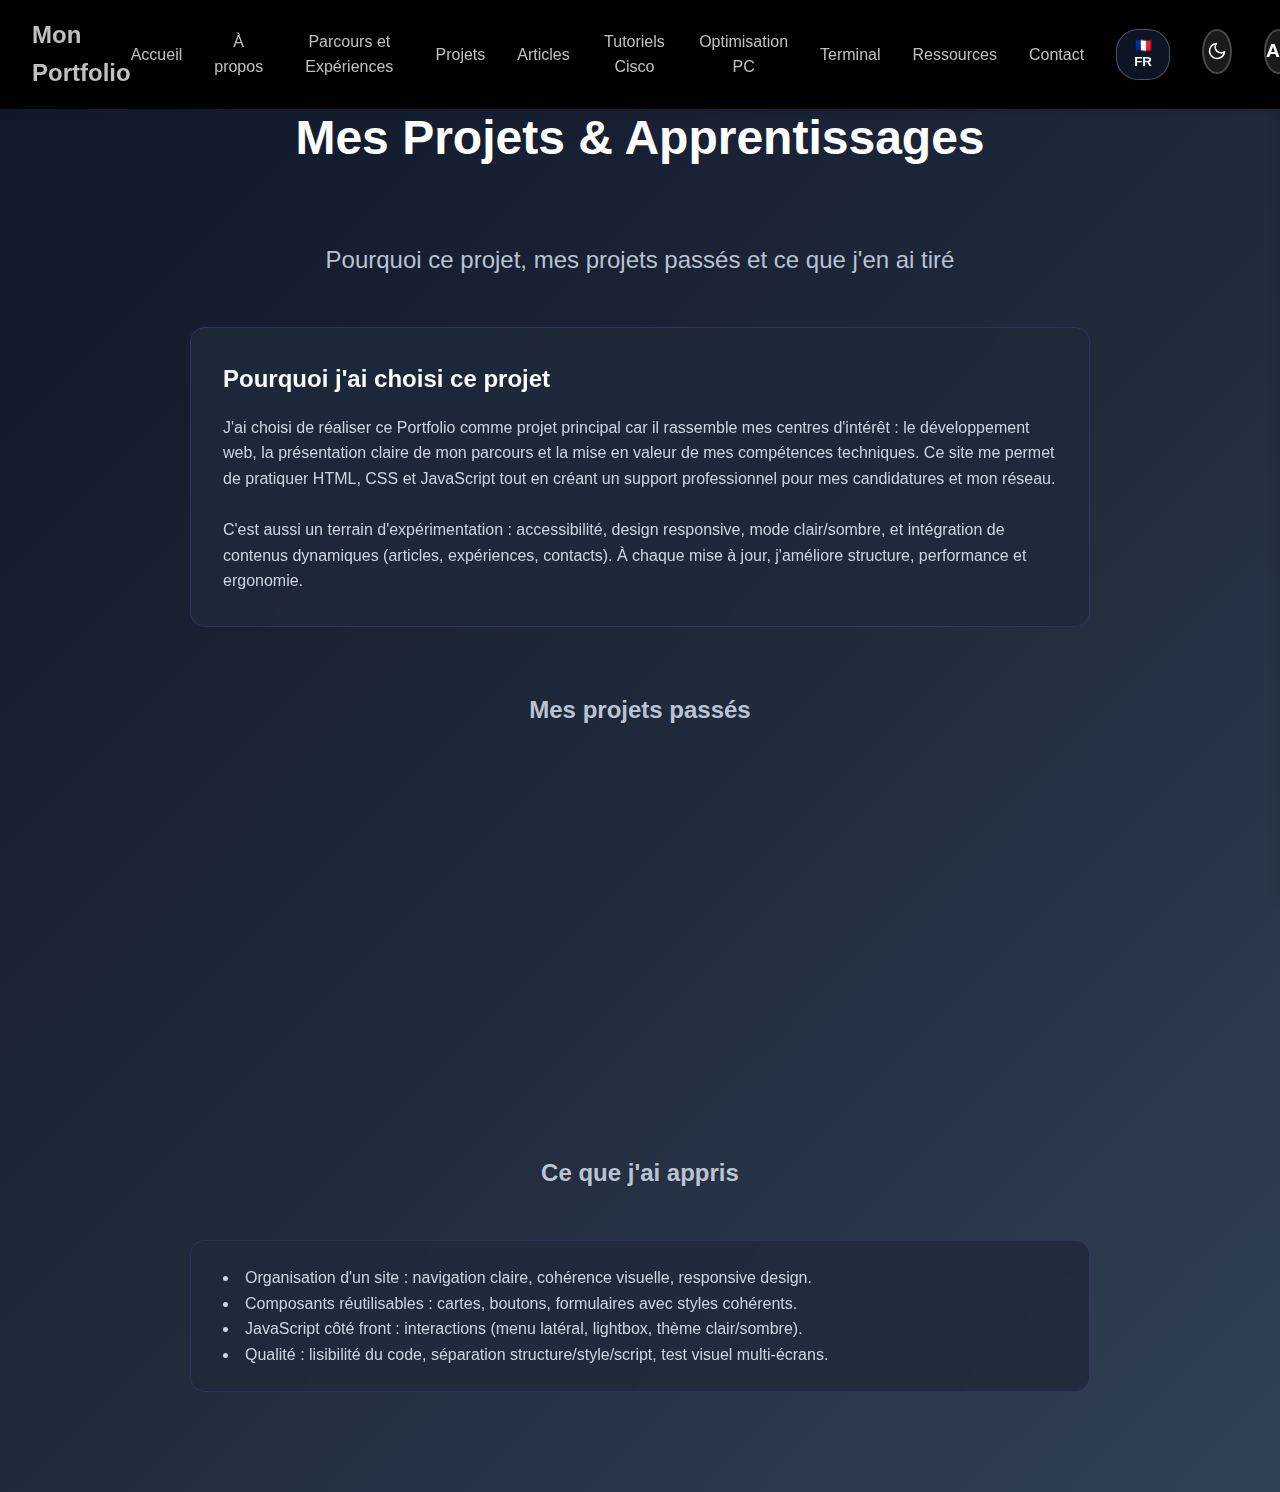
<file: projets/projets.html>
<!DOCTYPE html>
<html lang="fr">

<head>
    <meta charset="UTF-8">
    <meta name="viewport" content="width=device-width, initial-scale=1.0">
    <meta name="robots" content="noindex, nofollow">
    <title>Mes Projets et Apprentissages</title>
    <link rel="stylesheet" href="../style.css" />
</head>

<body>
    <!-- Navigation -->
    <nav>
        <div class="nav-container">
            <div class="logo"><a href="../index.html#accueil" data-i18n="nav.brand">Mon Portfolio</a></div>
            <ul class="nav-links" id="navLinks">
                <li><a href="../index.html" data-i18n="nav.home">Accueil</a></li>
                <li><a href="../index.html#apropos" data-i18n="nav.about">À propos</a></li>
                <li><a href="../formation/formation.html" data-i18n="nav.path">Parcours et Expériences</a></li>
                <li><a href="./projets.html" aria-current="page" data-i18n="nav.projects">Projets</a></li>
                <li><a href="../forum/forum.html" data-i18n="nav.articles">Articles</a></li>
                <li><a href="../cisco/cisco.html" data-i18n="nav.cisco">Tutoriels Cisco</a></li>
                <li><a href="../optimization/optimization.html" data-i18n="nav.optimization">Optimisation PC</a></li>
                <li><a href="../terminal/terminal.html" data-i18n="nav.terminal">Terminal</a></li>
                <li><a href="../resources/resources.html" data-i18n="nav.resources">Ressources</a></li>
                <li><a href="../contact/contact.html" data-i18n="nav.contact">Contact</a></li>
                <button class="lang-toggle" id="languageToggle" data-i18n-aria="aria.changeLanguage" aria-label="Changer de langue">🇫🇷 FR</button>
                <button class="theme-toggle" id="themeToggle" data-i18n-aria="aria.changeTheme" aria-label="Changer de thème">
                    <svg class="sun-icon" xmlns="http://www.w3.org/2000/svg" width="20" height="20" viewBox="0 0 24 24" fill="none" stroke="currentColor" stroke-width="2" stroke-linecap="round" stroke-linejoin="round">
                        <circle cx="12" cy="12" r="5"></circle>
                        <line x1="12" y1="1" x2="12" y2="3"></line>
                        <line x1="12" y1="21" x2="12" y2="23"></line>
                        <line x1="4.22" y1="4.22" x2="5.64" y2="5.64"></line>
                        <line x1="18.36" y1="18.36" x2="19.78" y2="19.78"></line>
                        <line x1="1" y1="12" x2="3" y2="12"></line>
                        <line x1="21" y1="12" x2="23" y2="12"></line>
                        <line x1="4.22" y1="19.78" x2="5.64" y2="18.36"></line>
                        <line x1="18.36" y1="5.64" x2="19.78" y2="4.22"></line>
                    </svg>
                    <svg class="moon-icon" xmlns="http://www.w3.org/2000/svg" width="20" height="20" viewBox="0 0 24 24" fill="none" stroke="currentColor" stroke-width="2" stroke-linecap="round" stroke-linejoin="round">
                        <path d="M21 12.79A9 9 0 1 1 11.21 3 7 7 0 0 0 21 12.79z"></path>
                    </svg>
                </button>
                <button class="font-toggle" id="fontToggle" data-i18n-aria="aria.changeFont" aria-label="Changer de police">Aa</button>
            </ul>
            <div class="menu-toggle" id="menuToggle">
                <div class="bar"></div>
                <div class="bar"></div>
                <div class="bar"></div>
            </div>
        </div>
    </nav>

    <!-- Side Menu -->
    <div class="side-menu" id="sideMenu">
        <ul class="side-nav-links">
            <li><a href="../index.html" data-i18n="nav.home">Accueil</a></li>
            <li><a href="../index.html#apropos" data-i18n="nav.about">À propos</a></li>
            <li><a href="../formation/formation.html" data-i18n="nav.journey">Parcours et Expériences</a></li>
            <li><a href="./projets.html" data-i18n="nav.projects">Projets</a></li>
            <li><a href="../forum/forum.html" data-i18n="nav.articles">Articles</a></li>
            <li><a href="../cisco/cisco.html" data-i18n="nav.cisco">Tutoriels Cisco</a></li>
            <li><a href="../optimization/optimization.html" data-i18n="nav.optimization">Optimisation PC</a></li>
            <li><a href="../terminal/terminal.html" data-i18n="nav.terminal">Terminal</a></li>
            <li><a href="../resources/resources.html" data-i18n="nav.resources">Ressources</a></li>
            <li><a href="../contact/contact.html" data-i18n="nav.contact">Contact</a></li>
        </ul>
        <div class="side-menu-toggles">
            <button class="lang-toggle" id="languageToggleMobile" data-i18n-aria="aria.changeLanguage" aria-label="Changer de langue">EN</button>
            <button class="theme-toggle" id="themeToggleMobile" data-i18n-aria="aria.changeTheme" aria-label="Changer de thème">
                <svg class="sun-icon" xmlns="http://www.w3.org/2000/svg" width="20" height="20" viewBox="0 0 24 24" fill="none" stroke="currentColor" stroke-width="2" stroke-linecap="round" stroke-linejoin="round">
                    <circle cx="12" cy="12" r="5"></circle>
                    <line x1="12" y1="1" x2="12" y2="3"></line>
                    <line x1="12" y1="21" x2="12" y2="23"></line>
                    <line x1="4.22" y1="4.22" x2="5.64" y2="5.64"></line>
                    <line x1="18.36" y1="18.36" x2="19.78" y2="19.78"></line>
                    <line x1="1" y1="12" x2="3" y2="12"></line>
                    <line x1="21" y1="12" x2="23" y2="12"></line>
                    <line x1="4.22" y1="19.78" x2="5.64" y2="18.36"></line>
                    <line x1="18.36" y1="5.64" x2="19.78" y2="4.22"></line>
                </svg>
                <svg class="moon-icon" xmlns="http://www.w3.org/2000/svg" width="20" height="20" viewBox="0 0 24 24" fill="none" stroke="currentColor" stroke-width="2" stroke-linecap="round" stroke-linejoin="round">
                    <path d="M21 12.79A9 9 0 1 1 11.21 3 7 7 0 0 0 21 12.79z"></path>
                </svg>
            </button>
            <button class="font-toggle" id="fontToggleMobile" data-i18n-aria="aria.changeFont" aria-label="Changer de police">Aa</button>
        </div>
    </div>

    <!-- Projects Section -->
    <section class="projects-section">
        <div class="container">
            <h1 class="section-title" data-i18n="projects.title">Mes Projets & Apprentissages</h1>
            <p class="section-subtitle" data-i18n="projects.subtitle">Pourquoi ce projet, mes projets passés et ce que j'en ai tiré</p>

            <div class="project-why">
                <h2 data-i18n="projects.why.title">Pourquoi j'ai choisi ce projet</h2>
                <p data-i18n="projects.why.desc">
                    J'ai choisi de réaliser ce Portfolio comme projet principal car il rassemble mes centres d'intérêt : le développement web,
                    la présentation claire de mon parcours et la mise en valeur de mes compétences techniques. Ce site me permet de pratiquer
                    HTML, CSS et JavaScript tout en créant un support professionnel pour mes candidatures et mon réseau.
                </p>
                <br>
                <p data-i18n="projects.why.desc.two">
                    C'est aussi un terrain d'expérimentation : accessibilité, design responsive, mode clair/sombre, et intégration de contenus
                    dynamiques (articles, expériences, contacts). À chaque mise à jour, j'améliore structure, performance et ergonomie.
                </p>
            </div>

            <h2 class="section-subtitle" data-i18n="projects.past">Mes projets passés</h2>
            <div class="project-grid">
                <div class="project-card">
                    <h3>Online Launchpad</h3>
                    <p data-i18n="projects.onlineLaunchpad">Site web "Launchpad" reproduisant un appareil musical appelé "launchpad" qui permettait de créer des sons
                        avec des boutons. Ce projet m'a permis de découvrir les bases du JavaScript tout en testant mes compétences déjà
                        acquises en HTML et CSS grâce à mes cours et à un mini site web que j'avais fait en stage de 3ème.
                    </p>
                    <div class="project-tags">
                        <span class="tag">JavaScript</span>
                        <span class="tag">HTML</span>
                        <span class="tag">CSS</span>
                    </div>
                </div>
                <div class="project-card">
                    <h3>"LDLCLONE"</h3>
                    <p data-i18n="projects.LDLCLONE">Création d'un site web clone de la plateforme de vente en ligne "LDLC" avec une interface simple
                        aux couleurs du logo de l'ensemble Saint-Luc. J'ai fini par changer de projet car c'était beaucoup trop
                        ambitieux et je n'avais pas les compétences nécessaires pour le réaliser correctement.
                        J'ai même essayé d'apprendre React pour le réaliser, mais je n'avais pas les compétences nécessaires
                        pour le mener à bien.</p>
                    <div class="project-tags">
                        <span class="tag">JavaScript</span>
                        <span class="tag">HTML</span>
                        <span class="tag">CSS</span>
                    </div>
                </div>
            </div>
        </div>

        <h2 class="section-subtitle" data-i18n="projects.learned.title">Ce que j'ai appris</h2>
        <ul class="learning-list">
            <li data-i18n="projects.learned.element.one">Organisation d'un site : navigation claire, cohérence visuelle, responsive design.</li>
            <li data-i18n="projects.learned.element.two">Composants réutilisables : cartes, boutons, formulaires avec styles cohérents.</li>
            <li data-i18n="projects.learned.element.three">JavaScript côté front : interactions (menu latéral, lightbox, thème clair/sombre).</li>
            <li data-i18n="projects.learned.element.four">Qualité : lisibilité du code, séparation structure/style/script, test visuel multi-écrans.</li>
        </ul>

        </div>
    </section>

    <!-- Bouton Retour en haut -->
    <button id="backToTop" class="back-to-top" data-i18n-aria="back.toTop" aria-label="Retour en haut">
        <svg xmlns="http://www.w3.org/2000/svg" width="24" height="24" viewBox="0 0 24 24" fill="none" stroke="currentColor" stroke-width="2" stroke-linecap="round" stroke-linejoin="round">
            <polyline points="18 15 12 9 6 15"></polyline>
        </svg>
        <span class="sr-only" data-i18n="back.toTop">Retour en haut</span>
    </button>

    <script src="../script.js"></script>
</body>

</html>
</file>
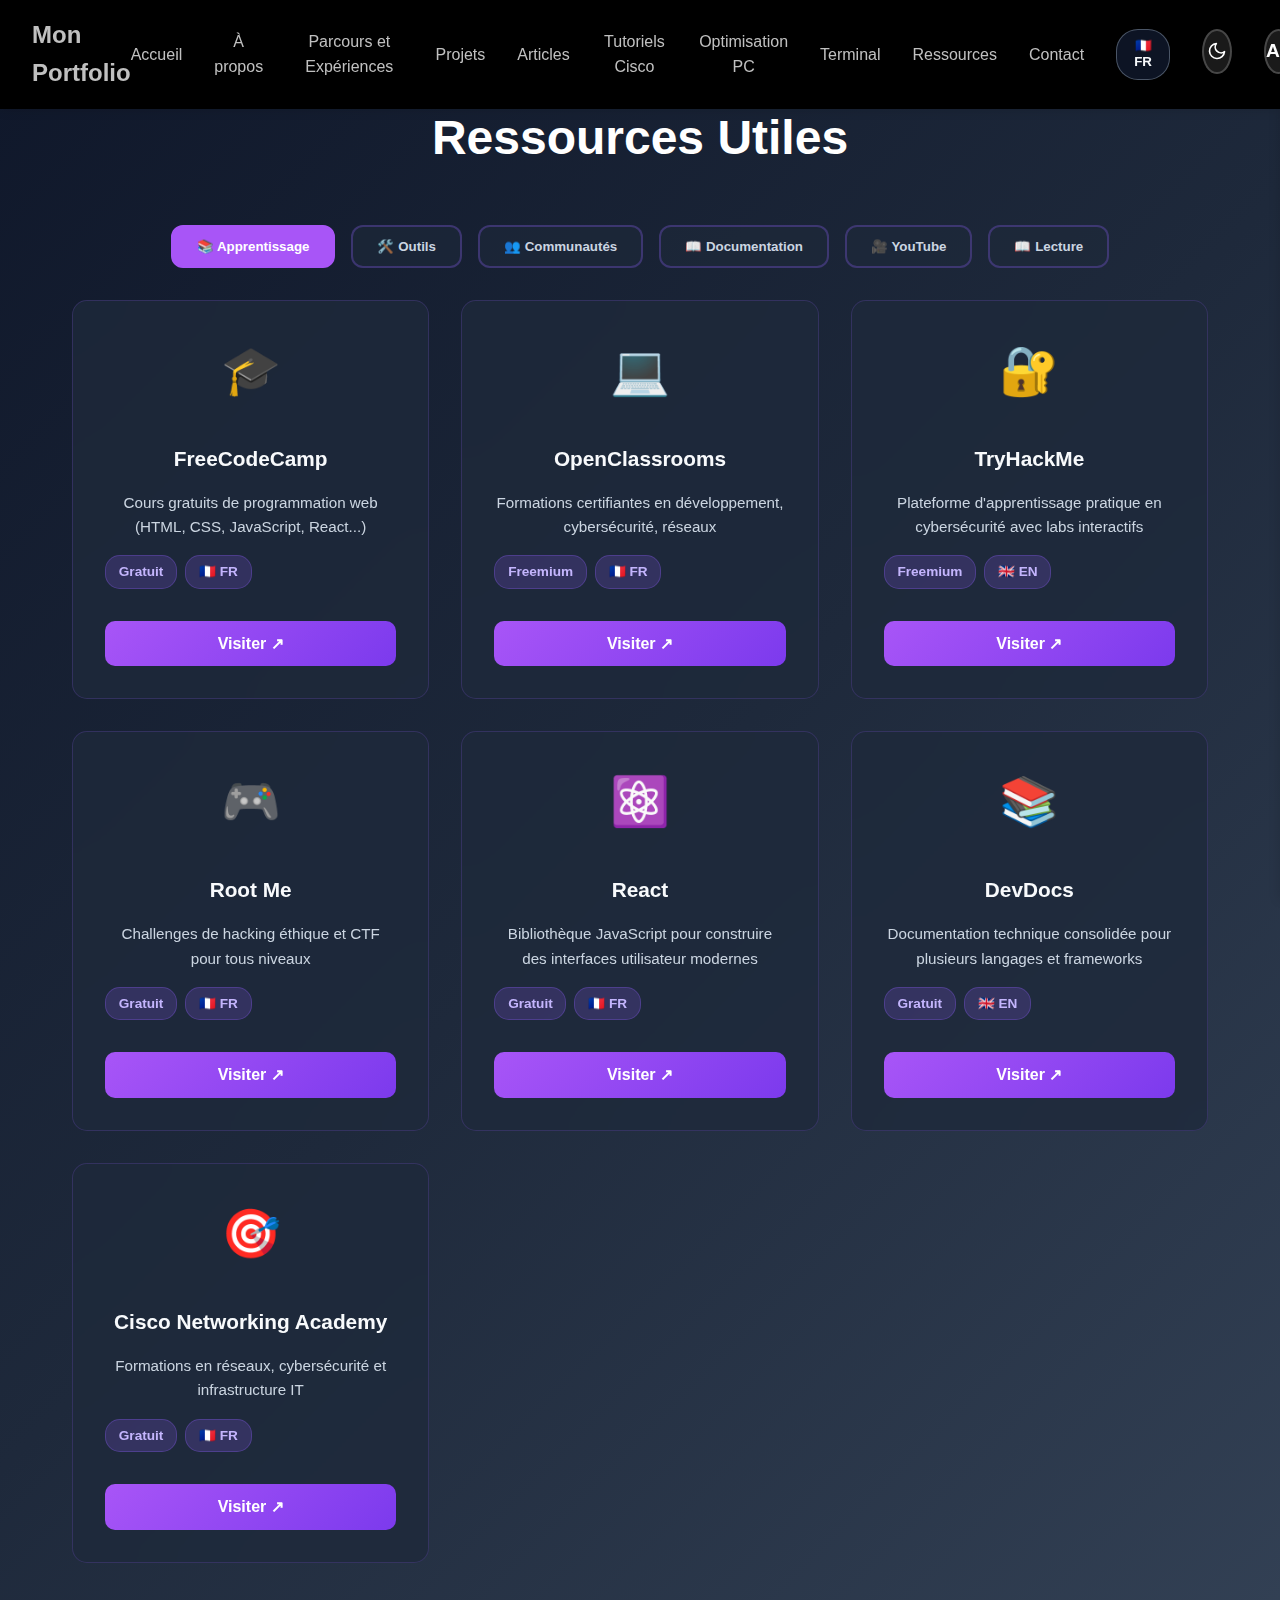
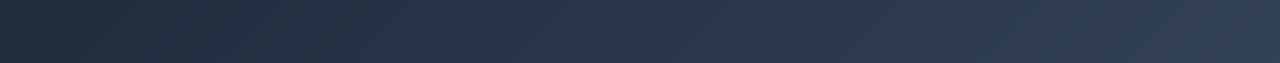
<file: resources/resources.html>
<!DOCTYPE html>
<html lang="fr">

<head>
    <meta charset="UTF-8">
    <meta name="viewport" content="width=device-width, initial-scale=1.0">
    <meta name="robots" content="noindex, nofollow">
    <title>Ressources - Mon Portfolio</title>
    <link rel="stylesheet" href="../style.css" />
</head>

<body>
    <!-- Navigation -->
    <nav>
        <div class="nav-container">
            <div class="logo"><a href="../index.html">Mon Portfolio</a></div>
            <ul class="nav-links" id="navLinks">
                <li><a href="../index.html" data-i18n="nav.home">Accueil</a></li>
                <li><a href="../index.html#apropos" data-i18n="nav.about">À propos</a></li>
                <li><a href="../formation/formation.html" data-i18n="nav.path">Parcours et Expériences</a></li>
                <li><a href="../projets/projets.html" data-i18n="nav.projects">Projets</a></li>
                <li><a href="../forum/forum.html" data-i18n="nav.articles">Articles</a></li>
                <li><a href="../cisco/cisco.html" data-i18n="nav.cisco">Tutoriels Cisco</a></li>
                <li><a href="../optimization/optimization.html" data-i18n="nav.optimization">Optimisation PC</a></li>
                <li><a href="../terminal/terminal.html" data-i18n="nav.terminal">Terminal</a></li>
                <li><a href="./resources.html" data-i18n="nav.resources">Ressources</a></li>
                <li><a href="../contact/contact.html" data-i18n="nav.contact">Contact</a></li>
                <button class="lang-toggle" id="languageToggle" aria-label="Changer de langue">🇫🇷 FR</button>
                <button class="theme-toggle" id="themeToggle" aria-label="Changer de thème">
                    <svg class="sun-icon" xmlns="http://www.w3.org/2000/svg" width="20" height="20" viewBox="0 0 24 24" fill="none" stroke="currentColor" stroke-width="2" stroke-linecap="round" stroke-linejoin="round">
                        <circle cx="12" cy="12" r="5"></circle>
                        <line x1="12" y1="1" x2="12" y2="3"></line>
                        <line x1="12" y1="21" x2="12" y2="23"></line>
                        <line x1="4.22" y1="4.22" x2="5.64" y2="5.64"></line>
                        <line x1="18.36" y1="18.36" x2="19.78" y2="19.78"></line>
                        <line x1="1" y1="12" x2="3" y2="12"></line>
                        <line x1="21" y1="12" x2="23" y2="12"></line>
                        <line x1="4.22" y1="19.78" x2="5.64" y2="18.36"></line>
                        <line x1="18.36" y1="5.64" x2="19.78" y2="4.22"></line>
                    </svg>
                    <svg class="moon-icon" xmlns="http://www.w3.org/2000/svg" width="20" height="20" viewBox="0 0 24 24" fill="none" stroke="currentColor" stroke-width="2" stroke-linecap="round" stroke-linejoin="round">
                        <path d="M21 12.79A9 9 0 1 1 11.21 3 7 7 0 0 0 21 12.79z"></path>
                    </svg>
                </button>
                <button class="font-toggle" id="fontToggle" aria-label="Changer de police">Aa</button>
            </ul>
            <div class="menu-toggle" id="menuToggle">
                <div class="bar"></div>
                <div class="bar"></div>
                <div class="bar"></div>
            </div>
        </div>
    </nav>

    <!-- Side Menu -->
    <div class="side-menu" id="sideMenu">
        <ul class="side-nav-links">
            <li><a href="../index.html" data-i18n="nav.home">Accueil</a></li>
            <li><a href="../index.html#apropos" data-i18n="nav.about">À propos</a></li>
            <li><a href="../formation/formation.html" data-i18n="nav.path">Parcours et Expériences</a></li>
            <li><a href="../projets/projets.html" data-i18n="nav.projects">Projets</a></li>
            <li><a href="../forum/forum.html" data-i18n="nav.articles">Articles</a></li>
            <li><a href="../cisco/cisco.html" data-i18n="nav.cisco">Tutoriels Cisco</a></li>
            <li><a href="../optimization/optimization.html" data-i18n="nav.optimization">Optimisation PC</a></li>
            <li><a href="./resources.html" data-i18n="nav.resources">Ressources</a></li>
            <li><a href="../contact/contact.html" data-i18n="nav.contact">Contact</a></li>
        </ul>
        <div class="side-menu-toggles">
            <button class="lang-toggle" id="languageToggleMobile" aria-label="Changer de langue">EN</button>
            <button class="theme-toggle" id="themeToggleMobile" aria-label="Changer de thème">
                <svg class="sun-icon" xmlns="http://www.w3.org/2000/svg" width="20" height="20" viewBox="0 0 24 24" fill="none" stroke="currentColor" stroke-width="2" stroke-linecap="round" stroke-linejoin="round">
                    <circle cx="12" cy="12" r="5"></circle>
                    <line x1="12" y1="1" x2="12" y2="3"></line>
                    <line x1="12" y1="21" x2="12" y2="23"></line>
                    <line x1="4.22" y1="4.22" x2="5.64" y2="5.64"></line>
                    <line x1="18.36" y1="18.36" x2="19.78" y2="19.78"></line>
                    <line x1="1" y1="12" x2="3" y2="12"></line>
                    <line x1="21" y1="12" x2="23" y2="12"></line>
                    <line x1="4.22" y1="19.78" x2="5.64" y2="18.36"></line>
                    <line x1="18.36" y1="5.64" x2="19.78" y2="4.22"></line>
                </svg>
                <svg class="moon-icon" xmlns="http://www.w3.org/2000/svg" width="20" height="20" viewBox="0 0 24 24" fill="none" stroke="currentColor" stroke-width="2" stroke-linecap="round" stroke-linejoin="round">
                    <path d="M21 12.79A9 9 0 1 1 11.21 3 7 7 0 0 0 21 12.79z"></path>
                </svg>
            </button>
            <button class="font-toggle" id="fontToggleMobile" aria-label="Changer de police">Aa</button>
        </div>
    </div>

<section class="resources-section">
    <div class="container">
        <h1 class="section-title" data-i18n="resources.title">Ressources Utiles</h1>
        
        <!-- Category Tabs -->
        <div class="resource-categories">
            <button class="resource-tab active" data-category="learning" data-i18n="resources.learning">📚 Apprentissage</button>
            <button class="resource-tab" data-category="tools" data-i18n="resources.tools">🛠️ Outils</button>
            <button class="resource-tab" data-category="communities" data-i18n="resources.communities">👥 Communautés</button>
            <button class="resource-tab" data-category="documentation" data-i18n="resources.documentation">📖 Documentation</button>
            <button class="resource-tab" data-category="youtube" data-i18n="resources.youtube">🎥 YouTube</button>
            <button class="resource-tab" data-category="reading" data-i18n="resources.reading">📖 Lecture</button>
        </div>

        <!-- Learning Resources -->
        <div class="resource-grid" data-category="learning">
            <div class="resource-card">
                <div class="resource-icon">🎓</div>
                <h3 data-i18n="resources.freecodecamp">FreeCodeCamp</h3>
                <p data-i18n="resources.freecodecamp.desc">Cours gratuits de programmation web (HTML, CSS, JavaScript, React...)</p>
                <div class="resource-meta">
                    <span class="resource-type" data-i18n="resources.free">Gratuit</span>
                    <span class="resource-lang">🇫🇷 FR</span>
                </div>
                <a href="https://www.freecodecamp.org/" target="_blank" class="resource-link" data-i18n="resources.visit">
                    Visiter ↗
                </a>
            </div>

            <div class="resource-card">
                <div class="resource-icon">💻</div>
                <h3 data-i18n="resources.openclassrooms">OpenClassrooms</h3>
                <p data-i18n="resources.openclassrooms.desc">Formations certifiantes en développement, cybersécurité, réseaux</p>
                <div class="resource-meta">
                    <span class="resource-type" data-i18n="resources.freemium">Freemium</span>
                    <span class="resource-lang">🇫🇷 FR</span>
                </div>
                <a href="https://openclassrooms.com/" target="_blank" class="resource-link" data-i18n="resources.visit">
                    Visiter ↗
                </a>
            </div>

            <div class="resource-card">
                <div class="resource-icon">🔐</div>
                <h3 data-i18n="resources.tryhackme">TryHackMe</h3>
                <p data-i18n="resources.tryhackme.desc">Plateforme d'apprentissage pratique en cybersécurité avec labs interactifs</p>
                <div class="resource-meta">
                    <span class="resource-type" data-i18n="resources.freemium">Freemium</span>
                    <span class="resource-lang">🇬🇧 EN</span>
                </div>
                <a href="https://tryhackme.com/" target="_blank" class="resource-link" data-i18n="resources.visit">
                    Visiter ↗
                </a>
            </div>

            <div class="resource-card">
                <div class="resource-icon">🎮</div>
                <h3 data-i18n="resources.rootme">Root Me</h3>
                <p data-i18n="resources.rootme.desc">Challenges de hacking éthique et CTF pour tous niveaux</p>
                <div class="resource-meta">
                    <span class="resource-type" data-i18n="resources.free">Gratuit</span>
                    <span class="resource-lang">🇫🇷 FR</span>
                </div>
                <a href="https://www.root-me.org/" target="_blank" class="resource-link" data-i18n="resources.visit">
                    Visiter ↗
                </a>
            </div>

            <div class="resource-card">
                <div class="resource-icon">⚛️</div>
                <h3 data-i18n="resources.react">React</h3>
                <p data-i18n="resources.react.desc">Bibliothèque JavaScript pour construire des interfaces utilisateur modernes</p>
                <div class="resource-meta">
                    <span class="resource-type" data-i18n="resources.free">Gratuit</span>
                    <span class="resource-lang">🇫🇷 FR</span>
                </div>
                <a href="https://fr.react.dev/" target="_blank" class="resource-link" data-i18n="resources.visit">
                    Visiter ↗
                </a>
            </div>

            <div class="resource-card">
                <div class="resource-icon">📚</div>
                <h3 data-i18n="resources.devdocs">DevDocs</h3>
                <p data-i18n="resources.devdocs.desc">Documentation technique consolidée pour plusieurs langages et frameworks</p>
                <div class="resource-meta">
                    <span class="resource-type" data-i18n="resources.free">Gratuit</span>
                    <span class="resource-lang">🇬🇧 EN</span>
                </div>
                <a href="https://devdocs.io/" target="_blank" class="resource-link" data-i18n="resources.visit">
                    Visiter ↗
                </a>
            </div>

            <div class="resource-card">
                <div class="resource-icon">🎯</div>
                <h3 data-i18n="resources.cisco">Cisco Networking Academy</h3>
                <p data-i18n="resources.cisco.desc">Formations en réseaux, cybersécurité et infrastructure IT</p>
                <div class="resource-meta">
                    <span class="resource-type" data-i18n="resources.free">Gratuit</span>
                    <span class="resource-lang">🇫🇷 FR</span>
                </div>
                <a href="https://www.netacad.com/" target="_blank" class="resource-link" data-i18n="resources.visit">
                    Visiter ↗
                </a>
            </div>
        </div>

        <!-- Tools Resources -->
        <div class="resource-grid hidden" data-category="tools">
            <div class="resource-card">
                <div class="resource-icon">🎨</div>
                <h3 data-i18n="resources.figma">Figma</h3>
                <p data-i18n="resources.figma.desc">Design d'interfaces et prototypage collaboratif</p>
                <div class="resource-meta">
                    <span class="resource-type" data-i18n="resources.free">Gratuit</span>
                </div>
                <a href="https://www.figma.com/" target="_blank" class="resource-link" data-i18n="resources.visit">
                    Visiter ↗
                </a>
            </div>

            <div class="resource-card">
                <div class="resource-icon">📝</div>
                <h3 data-i18n="resources.vscode">VSCode</h3>
                <p data-i18n="resources.vscode.desc">Éditeur de code extensible et puissant de Microsoft</p>
                <div class="resource-meta">
                    <span class="resource-type" data-i18n="resources.free">Gratuit</span>
                </div>
                <a href="https://code.visualstudio.com/" target="_blank" class="resource-link" data-i18n="resources.visit">
                    Visiter ↗
                </a>
            </div>

            <div class="resource-card">
                <div class="resource-icon">🐙</div>
                <h3 data-i18n="resources.github">GitHub Desktop</h3>
                <p data-i18n="resources.github.desc">Interface graphique pour Git, simplifiez vos commits et branches</p>
                <div class="resource-meta">
                    <span class="resource-type" data-i18n="resources.free">Gratuit</span>
                </div>
                <a href="https://desktop.github.com/" target="_blank" class="resource-link" data-i18n="resources.visit">
                    Visiter ↗
                </a>
            </div>
        </div>

        <!-- Communities -->
        <div class="resource-grid hidden" data-category="communities">
            <div class="resource-card">
                <div class="resource-icon">💬</div>
                <h3 data-i18n="resources.stackoverflow">Stack Overflow</h3>
                <p data-i18n="resources.stackoverflow.desc">La plus grande communauté de développeurs pour poser vos questions</p>
                <div class="resource-meta">
                    <span class="resource-type" data-i18n="resources.free">Gratuit</span>
                </div>
                <a href="https://stackoverflow.com/" target="_blank" class="resource-link" data-i18n="resources.visit">
                    Visiter ↗
                </a>
            </div>

            <div class="resource-card">
                <div class="resource-icon">🎙️</div>
                <h3 data-i18n="resources.discord">Discord - Dev FR</h3>
                <p data-i18n="resources.discord.desc">Serveurs Discord francophones pour développeurs et étudiants</p>
                <div class="resource-meta">
                    <span class="resource-type" data-i18n="resources.free">Gratuit</span>
                    <span class="resource-lang">🇫🇷 FR</span>
                </div>
                <a href="https://discord.gg/fr-dev" target="_blank" class="resource-link" data-i18n="resources.join">
                    Rejoindre ↗
                </a>
            </div>

            <div class="resource-card">
                <div class="resource-icon">🏆</div>
                <h3 data-i18n="resources.reddit">Reddit - r/learnprogramming</h3>
                <p data-i18n="resources.reddit.desc">Subreddit actif avec conseils, projets et entraide pour débutants</p>
                <div class="resource-meta">
                    <span class="resource-type" data-i18n="resources.free">Gratuit</span>
                    <span class="resource-lang">🇬🇧 EN</span>
                </div>
                <a href="https://reddit.com/r/learnprogramming" target="_blank" class="resource-link" data-i18n="resources.visit">
                    Visiter ↗
                </a>
            </div>
        </div>

        <!-- Documentation -->
        <div class="resource-grid hidden" data-category="documentation">
            <div class="resource-card">
                <div class="resource-icon">📘</div>
                <h3 data-i18n="resources.mdn">MDN Web Docs</h3>
                <p data-i18n="resources.mdn.desc">Documentation de référence pour HTML, CSS, JavaScript</p>
                <div class="resource-meta">
                    <span class="resource-type" data-i18n="resources.free">Gratuit</span>
                    <span class="resource-lang">🇫🇷 FR</span>
                </div>
                <a href="https://developer.mozilla.org/fr/" target="_blank" class="resource-link" data-i18n="resources.visit">
                    Visiter ↗
                </a>
            </div>

            <div class="resource-card">
                <div class="resource-icon">🐍</div>
                <h3 data-i18n="resources.python">Python Docs</h3>
                <p data-i18n="resources.python.desc">Documentation officielle Python avec tutoriels et références</p>
                <div class="resource-meta">
                    <span class="resource-type" data-i18n="resources.free">Gratuit</span>
                    <span class="resource-lang">🇫🇷 FR</span>
                </div>
                <a href="https://docs.python.org/fr/" target="_blank" class="resource-link" data-i18n="resources.visit">
                    Visiter ↗
                </a>
            </div>

            <div class="resource-card">
                <div class="resource-icon">🔒</div>
                <h3 data-i18n="resources.owasp">OWASP</h3>
                <p data-i18n="resources.owasp.desc">Ressources de sécurité applicative et meilleures pratiques</p>
                <div class="resource-meta">
                    <span class="resource-type" data-i18n="resources.free">Gratuit</span>
                    <span class="resource-lang">🇬🇧 EN</span>
                </div>
                <a href="https://owasp.org/" target="_blank" class="resource-link" data-i18n="resources.visit">
                    Visiter ↗
                </a>
            </div>

            <div class="resource-card">
                <div class="resource-icon">👨‍💻</div>
                <h3 data-i18n="resources.w3school">W3School</h3>
                <p data-i18n="resources.w3school.desc">Tutoriels et documentation pour HTML, CSS, JavaScript</p>
                <div class="resource-meta">
                    <span class="resource-type" data-i18n="resources.free">Gratuit</span>
                    <span class="resource-lang">🇬🇧 EN</span>
                </div>
                <a href="https://www.w3schools.com/" target="_blank" class="resource-link" data-i18n="resources.visit">
                    Visiter ↗
                </a>
            </div>
        </div>

        <!-- YouTube Channels -->
        <div class="resource-grid hidden" data-category="youtube">
            <div class="resource-card">
                <div class="resource-icon">🎥</div>
                <h3 data-i18n="resources.grafikart">Grafikart</h3>
                <p data-i18n="resources.grafikart.desc">Tutoriels web en français : PHP, JavaScript, frameworks modernes</p>
                <div class="resource-meta">
                    <span class="resource-type" data-i18n="resources.free">Gratuit</span>
                    <span class="resource-lang">🇫🇷 FR</span>
                </div>
                <a href="https://www.youtube.com/@grafikart" target="_blank" class="resource-link" data-i18n="resources.visit">
                    Visiter ↗
                </a>
            </div>

            <div class="resource-card">
                <div class="resource-icon">🎥</div>
                <h3 data-i18n="resources.traversy">Traversy Media</h3>
                <p data-i18n="resources.traversy.desc">Tutoriels pratiques sur le développement web moderne</p>
                <div class="resource-meta">
                    <span class="resource-type" data-i18n="resources.free">Gratuit</span>
                    <span class="resource-lang">🇬🇧 EN</span>
                </div>
                <a href="https://www.youtube.com/@TraversyMedia" target="_blank" class="resource-link" data-i18n="resources.visit">
                    Visiter ↗
                </a>
            </div>

            <div class="resource-card">
                <div class="resource-icon">🎥</div>
                <h3 data-i18n="resources.fireship">Fireship</h3>
                <p data-i18n="resources.fireship.desc">Tutoriels rapides et concis sur les technologies modernes</p>
                <div class="resource-meta">
                    <span class="resource-type" data-i18n="resources.free">Gratuit</span>
                    <span class="resource-lang">🇬🇧 EN</span>
                </div>
                <a href="https://www.youtube.com/@Fireship" target="_blank" class="resource-link" data-i18n="resources.visit">
                    Visiter ↗
                </a>
            </div>

            <div class="resource-card">
                <div class="resource-icon">🎥</div>
                <h3 data-i18n="resources.cookie">Cookie Connecté</h3>
                <p data-i18n="resources.cookie.desc">Vulgarisation tech et cybersécurité en français</p>
                <div class="resource-meta">
                    <span class="resource-type" data-i18n="resources.free">Gratuit</span>
                    <span class="resource-lang">🇫🇷 FR</span>
                </div>
                <a href="https://www.youtube.com/@CookieConnecte" target="_blank" class="resource-link" data-i18n="resources.visit">
                    Visiter ↗
                </a>
            </div>

            <div class="resource-card">
                <div class="resource-icon">🎥</div>
                <h3 data-i18n="resources.networkchuck">NetworkChuck</h3>
                <p data-i18n="resources.networkchuck.desc">Réseaux, cybersécurité et certifications IT</p>
                <div class="resource-meta">
                    <span class="resource-type" data-i18n="resources.free">Gratuit</span>
                    <span class="resource-lang">🇬🇧 EN</span>
                </div>
                <a href="https://www.youtube.com/@NetworkChuck" target="_blank" class="resource-link" data-i18n="resources.visit">
                    Visiter ↗
                </a>
            </div>

            <div class="resource-card">
                <div class="resource-icon">🎥</div>
                <h3 data-i18n="resources.micode">Micode</h3>
                <p data-i18n="resources.micode.desc">Programmation, algorithmique et projets créatifs en français</p>
                <div class="resource-meta">
                    <span class="resource-type" data-i18n="resources.free">Gratuit</span>
                    <span class="resource-lang">🇫🇷 FR</span>
                </div>
                <a href="https://www.youtube.com/@Micode" target="_blank" class="resource-link" data-i18n="resources.visit">
                    Visiter ↗
                </a>
            </div>
        </div>

        <!-- Books & Blogs -->
        <div class="resource-grid hidden" data-category="reading">
            <div class="resource-card">
                <div class="resource-icon">📖</div>
                <h3 data-i18n="resources.eloquentjs">Eloquent JavaScript</h3>
                <p data-i18n="resources.eloquentjs.desc">Livre complet et gratuit pour apprendre JavaScript en profondeur</p>
                <div class="resource-meta">
                    <span class="resource-type" data-i18n="resources.free">Gratuit</span>
                    <span class="resource-lang">🇬🇧 EN</span>
                </div>
                <a href="https://eloquentjavascript.net/" target="_blank" class="resource-link" data-i18n="resources.visit">
                    Visiter ↗
                </a>
            </div>

            <div class="resource-card">
                <div class="resource-icon">📝</div>
                <h3 data-i18n="resources.devto">DEV Community</h3>
                <p data-i18n="resources.devto.desc">Plateforme de blogs et articles techniques par des développeurs</p>
                <div class="resource-meta">
                    <span class="resource-type" data-i18n="resources.free">Gratuit</span>
                    <span class="resource-lang">🇬🇧 EN</span>
                </div>
                <a href="https://dev.to/" target="_blank" class="resource-link" data-i18n="resources.visit">
                    Visiter ↗
                </a>
            </div>

            <div class="resource-card">
                <div class="resource-icon">📚</div>
                <h3 data-i18n="resources.goalkicker">GoalKicker</h3>
                <p data-i18n="resources.goalkicker.desc">Livres PDF gratuits sur de nombreux langages de programmation</p>
                <div class="resource-meta">
                    <span class="resource-type" data-i18n="resources.free">Gratuit</span>
                    <span class="resource-lang">🇬🇧 EN</span>
                </div>
                <a href="https://goalkicker.com/" target="_blank" class="resource-link" data-i18n="resources.visit">
                    Visiter ↗
                </a>
            </div>

            <div class="resource-card">
                <div class="resource-icon">🔐</div>
                <h3 data-i18n="resources.hacksplaining">Hacksplaining</h3>
                <p data-i18n="resources.hacksplaining.desc">Leçons interactives sur les vulnérabilités de sécurité web</p>
                <div class="resource-meta">
                    <span class="resource-type" data-i18n="resources.free">Gratuit</span>
                    <span class="resource-lang">🇬🇧 EN</span>
                </div>
                <a href="https://www.hacksplaining.com/" target="_blank" class="resource-link" data-i18n="resources.visit">
                    Visiter ↗
                </a>
            </div>
        </div>
    </div>
</section>

    <script src="../script.js"></script>
</body>

</html>
</file>
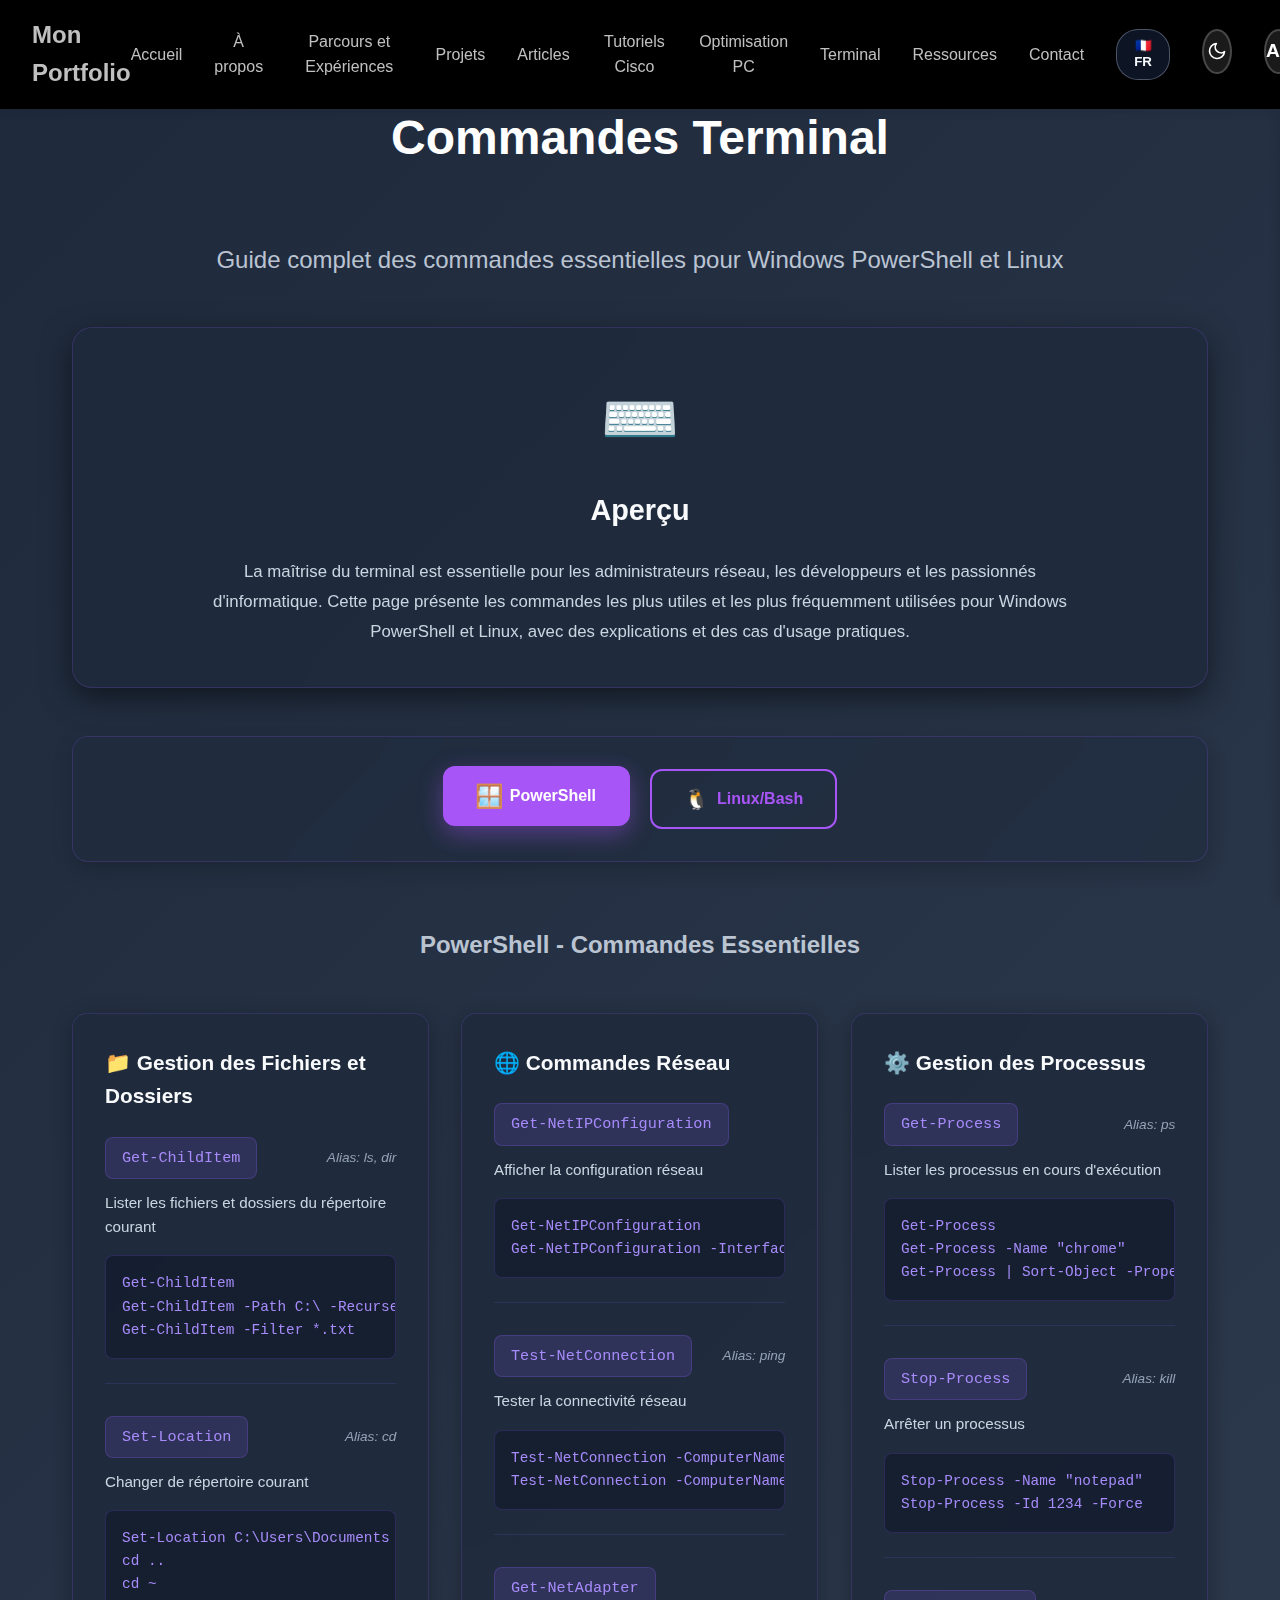
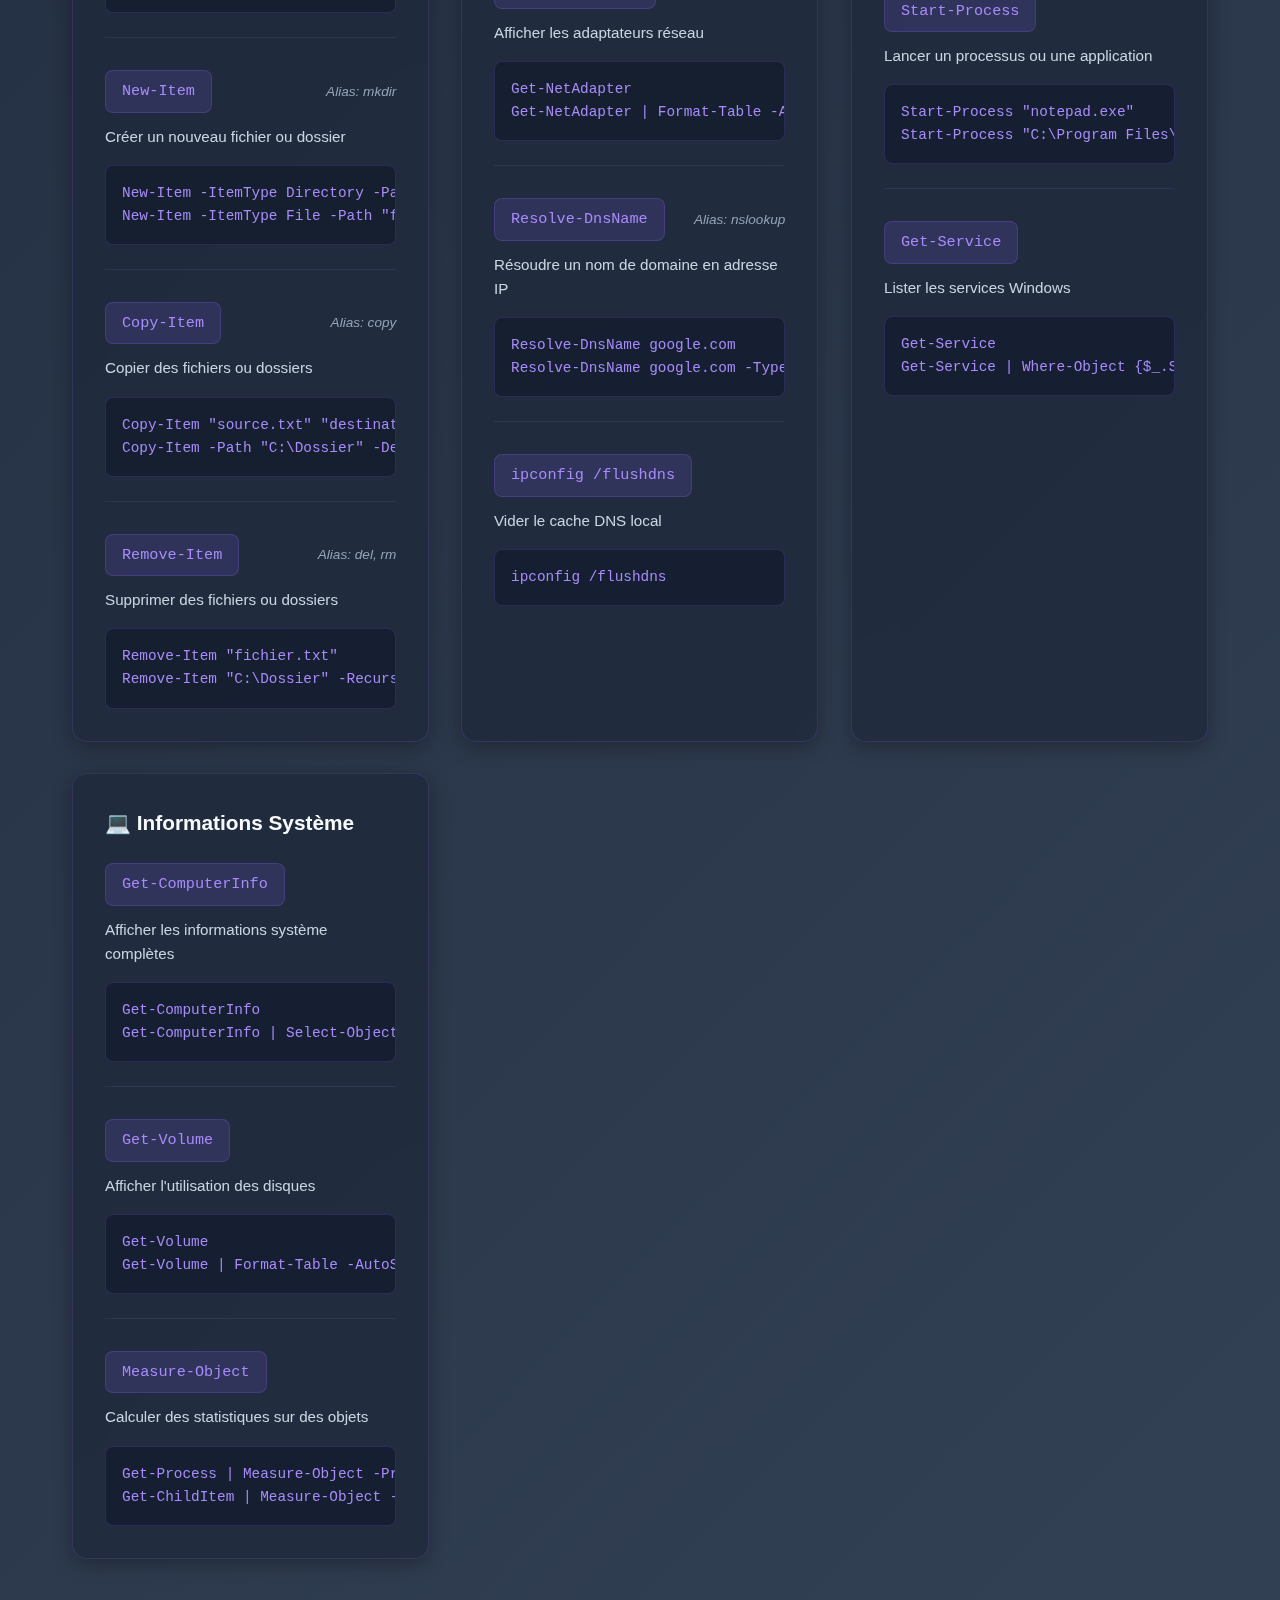
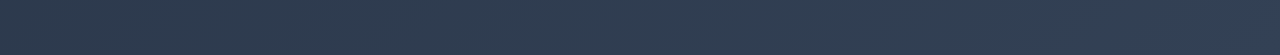
<file: terminal/terminal.html>
<!DOCTYPE html>
<html lang="fr">

<head>
    <meta charset="UTF-8">
    <meta name="viewport" content="width=device-width, initial-scale=1.0">
    <meta name="robots" content="noindex, nofollow">
    <title>Commandes Terminal - Mon Portfolio</title>
    <link rel="stylesheet" href="../style.css" />
</head>

<body>
    <!-- Navigation -->
    <nav>
        <div class="nav-container">
            <div class="logo"><a href="../index.html">Mon Portfolio</a></div>
            <ul class="nav-links" id="navLinks">
                <li><a href="../index.html" data-i18n="nav.home">Accueil</a></li>
                <li><a href="../index.html#apropos" data-i18n="nav.about">À propos</a></li>
                <li><a href="../formation/formation.html" data-i18n="nav.journey">Parcours et Expériences</a></li>
                <li><a href="../projets/projets.html" data-i18n="nav.projects">Projets</a></li>
                <li><a href="../forum/forum.html" data-i18n="nav.articles">Articles</a></li>
                <li><a href="../cisco/cisco.html" data-i18n="nav.cisco">Tutoriels Cisco</a></li>
                <li><a href="../optimization/optimization.html" data-i18n="nav.optimization">Optimisation PC</a></li>
                <li><a href="./terminal.html" data-i18n="nav.terminal">Terminal</a></li>
                <li><a href="../resources/resources.html" data-i18n="nav.resources">Ressources</a></li>
                <li><a href="../contact/contact.html" data-i18n="nav.contact">Contact</a></li>
                <button class="lang-toggle" id="languageToggle" aria-label="Changer de langue">🇫🇷 FR</button>
                <button class="theme-toggle" id="themeToggle" aria-label="Changer de thème">
                    <svg class="sun-icon" xmlns="http://www.w3.org/2000/svg" width="20" height="20" viewBox="0 0 24 24" fill="none" stroke="currentColor" stroke-width="2" stroke-linecap="round" stroke-linejoin="round">
                        <circle cx="12" cy="12" r="5"></circle>
                        <line x1="12" y1="1" x2="12" y2="3"></line>
                        <line x1="12" y1="21" x2="12" y2="23"></line>
                        <line x1="4.22" y1="4.22" x2="5.64" y2="5.64"></line>
                        <line x1="18.36" y1="18.36" x2="19.78" y2="19.78"></line>
                        <line x1="1" y1="12" x2="3" y2="12"></line>
                        <line x1="21" y1="12" x2="23" y2="12"></line>
                        <line x1="4.22" y1="19.78" x2="5.64" y2="18.36"></line>
                        <line x1="18.36" y1="5.64" x2="19.78" y2="4.22"></line>
                    </svg>
                    <svg class="moon-icon" xmlns="http://www.w3.org/2000/svg" width="20" height="20" viewBox="0 0 24 24" fill="none" stroke="currentColor" stroke-width="2" stroke-linecap="round" stroke-linejoin="round">
                        <path d="M21 12.79A9 9 0 1 1 11.21 3 7 7 0 0 0 21 12.79z"></path>
                    </svg>
                </button>
                <button class="font-toggle" id="fontToggle" aria-label="Changer de police">Aa</button>
            </ul>
            <div class="menu-toggle" id="menuToggle">
                <div class="bar"></div>
                <div class="bar"></div>
                <div class="bar"></div>
            </div>
        </div>
    </nav>

    <!-- Side Menu -->
    <div class="side-menu" id="sideMenu">
        <ul class="side-nav-links">
            <li><a href="../index.html" data-i18n="nav.home">Accueil</a></li>
            <li><a href="../index.html#apropos" data-i18n="nav.about">À propos</a></li>
            <li><a href="../formation/formation.html" data-i18n="nav.journey">Parcours et Expériences</a></li>
            <li><a href="../projets/projets.html" data-i18n="nav.projects">Projets</a></li>
            <li><a href="../forum/forum.html" data-i18n="nav.articles">Articles</a></li>
            <li><a href="../cisco/cisco.html" data-i18n="nav.cisco">Tutoriels Cisco</a></li>
            <li><a href="../optimization/optimization.html" data-i18n="nav.optimization">Optimisation PC</a></li>
            <li><a href="./terminal.html" data-i18n="nav.terminal">Terminal</a></li>
            <li><a href="../resources/resources.html" data-i18n="nav.resources">Ressources</a></li>
            <li><a href="../contact/contact.html" data-i18n="nav.contact">Contact</a></li>
        </ul>
        <div class="side-menu-toggles">
            <button class="lang-toggle" id="languageToggleMobile" aria-label="Changer de langue">EN</button>
            <button class="theme-toggle" id="themeToggleMobile" aria-label="Changer de thème">
                <svg class="sun-icon" xmlns="http://www.w3.org/2000/svg" width="20" height="20" viewBox="0 0 24 24" fill="none" stroke="currentColor" stroke-width="2" stroke-linecap="round" stroke-linejoin="round">
                    <circle cx="12" cy="12" r="5"></circle>
                    <line x1="12" y1="1" x2="12" y2="3"></line>
                    <line x1="12" y1="21" x2="12" y2="23"></line>
                    <line x1="4.22" y1="4.22" x2="5.64" y2="5.64"></line>
                    <line x1="18.36" y1="18.36" x2="19.78" y2="19.78"></line>
                    <line x1="1" y1="12" x2="3" y2="12"></line>
                    <line x1="21" y1="12" x2="23" y2="12"></line>
                    <line x1="4.22" y1="19.78" x2="5.64" y2="18.36"></line>
                    <line x1="18.36" y1="5.64" x2="19.78" y2="4.22"></line>
                </svg>
                <svg class="moon-icon" xmlns="http://www.w3.org/2000/svg" width="20" height="20" viewBox="0 0 24 24" fill="none" stroke="currentColor" stroke-width="2" stroke-linecap="round" stroke-linejoin="round">
                    <path d="M21 12.79A9 9 0 1 1 11.21 3 7 7 0 0 0 21 12.79z"></path>
                </svg>
            </button>
            <button class="font-toggle" id="fontToggleMobile" aria-label="Changer de police">Aa</button>
        </div>
    </div>

    <!-- Terminal Section -->
    <section class="terminal-section">
        <div class="container">
            <h1 class="section-title" data-i18n="terminal.title">Commandes Terminal</h1>
            <p class="section-subtitle" data-i18n="terminal.subtitle">Guide complet des commandes essentielles pour Windows PowerShell et Linux</p>

            <!-- Overview Card -->
            <div class="terminal-intro">
                <div class="intro-icon">⌨️</div>
                <h2 data-i18n="terminal.overview">Aperçu</h2>
                <p data-i18n="terminal.overview.desc">La maîtrise du terminal est essentielle pour les administrateurs réseau, les développeurs et les passionnés d'informatique. Cette page présente les commandes les plus utiles et les plus fréquemment utilisées pour Windows PowerShell et Linux, avec des explications et des cas d'usage pratiques.</p>
            </div>

            <!-- OS Selection -->
            <div class="os-selector-container">
                <button id="powershellTab" class="os-tab active" data-i18n="terminal.tab.powershell"><span class="os-icon">🪟</span> PowerShell</button>
                <button id="linuxTab" class="os-tab" data-i18n="terminal.tab.linux"><span class="os-icon">🐧</span> Linux/Bash</button>
            </div>

            <!-- POWERSHELL SECTION -->
            <div id="powershellSection" class="os-section" style="display: block;">
                <h2 class="section-subtitle" data-i18n="terminal.ps.title">PowerShell - Commandes Essentielles</h2>

                <div class="commands-grid">
                    <!-- File/Directory Commands -->
                    <div class="command-card">
                        <h3 class="command-category" data-i18n="terminal.ps.cat1">📁 Gestion des Fichiers et Dossiers</h3>
                        <div class="command-item">
                            <div class="command-header">
                                <code>Get-ChildItem</code>
                                <span class="command-alias">Alias: ls, dir</span>
                            </div>
                            <p class="command-desc" data-i18n="terminal.ps.cmd1">Lister les fichiers et dossiers du répertoire courant</p>
                            <pre class="command-code">Get-ChildItem
Get-ChildItem -Path C:\ -Recurse
Get-ChildItem -Filter *.txt</pre>
                        </div>

                        <div class="command-item">
                            <div class="command-header">
                                <code>Set-Location</code>
                                <span class="command-alias">Alias: cd</span>
                            </div>
                            <p class="command-desc" data-i18n="terminal.ps.cmd2">Changer de répertoire courant</p>
                            <pre class="command-code">Set-Location C:\Users\Documents
cd ..
cd ~</pre>
                        </div>

                        <div class="command-item">
                            <div class="command-header">
                                <code>New-Item</code>
                                <span class="command-alias">Alias: mkdir</span>
                            </div>
                            <p class="command-desc" data-i18n="terminal.ps.cmd3">Créer un nouveau fichier ou dossier</p>
                            <pre class="command-code">New-Item -ItemType Directory -Path "C:\MonDossier"
New-Item -ItemType File -Path "fichier.txt"</pre>
                        </div>

                        <div class="command-item">
                            <div class="command-header">
                                <code>Copy-Item</code>
                                <span class="command-alias">Alias: copy</span>
                            </div>
                            <p class="command-desc" data-i18n="terminal.ps.cmd4">Copier des fichiers ou dossiers</p>
                            <pre class="command-code">Copy-Item "source.txt" "destination.txt"
Copy-Item -Path "C:\Dossier" -Destination "D:\Backup" -Recurse</pre>
                        </div>

                        <div class="command-item">
                            <div class="command-header">
                                <code>Remove-Item</code>
                                <span class="command-alias">Alias: del, rm</span>
                            </div>
                            <p class="command-desc" data-i18n="terminal.ps.cmd5">Supprimer des fichiers ou dossiers</p>
                            <pre class="command-code">Remove-Item "fichier.txt"
Remove-Item "C:\Dossier" -Recurse -Force</pre>
                        </div>
                    </div>

                    <!-- Network Commands -->
                    <div class="command-card">
                        <h3 class="command-category" data-i18n="terminal.ps.cat2">🌐 Commandes Réseau</h3>
                        <div class="command-item">
                            <div class="command-header">
                                <code>Get-NetIPConfiguration</code>
                                <span class="command-alias"></span>
                            </div>
                            <p class="command-desc" data-i18n="terminal.ps.cmd6">Afficher la configuration réseau</p>
                            <pre class="command-code">Get-NetIPConfiguration
Get-NetIPConfiguration -InterfaceAlias "Ethernet"</pre>
                        </div>

                        <div class="command-item">
                            <div class="command-header">
                                <code>Test-NetConnection</code>
                                <span class="command-alias">Alias: ping</span>
                            </div>
                            <p class="command-desc" data-i18n="terminal.ps.cmd7">Tester la connectivité réseau</p>
                            <pre class="command-code">Test-NetConnection -ComputerName google.com
Test-NetConnection -ComputerName 192.168.1.1 -Port 80</pre>
                        </div>

                        <div class="command-item">
                            <div class="command-header">
                                <code>Get-NetAdapter</code>
                                <span class="command-alias"></span>
                            </div>
                            <p class="command-desc" data-i18n="terminal.ps.cmd8">Afficher les adaptateurs réseau</p>
                            <pre class="command-code">Get-NetAdapter
Get-NetAdapter | Format-Table -AutoSize</pre>
                        </div>

                        <div class="command-item">
                            <div class="command-header">
                                <code>Resolve-DnsName</code>
                                <span class="command-alias">Alias: nslookup</span>
                            </div>
                            <p class="command-desc" data-i18n="terminal.ps.cmd9">Résoudre un nom de domaine en adresse IP</p>
                            <pre class="command-code">Resolve-DnsName google.com
Resolve-DnsName google.com -Type A</pre>
                        </div>

                        <div class="command-item">
                            <div class="command-header">
                                <code>ipconfig /flushdns</code>
                                <span class="command-alias"></span>
                            </div>
                            <p class="command-desc" data-i18n="terminal.ps.cmd10">Vider le cache DNS local</p>
                            <pre class="command-code">ipconfig /flushdns</pre>
                        </div>
                    </div>

                    <!-- Process Commands -->
                    <div class="command-card">
                        <h3 class="command-category" data-i18n="terminal.ps.cat3">⚙️ Gestion des Processus</h3>
                        <div class="command-item">
                            <div class="command-header">
                                <code>Get-Process</code>
                                <span class="command-alias">Alias: ps</span>
                            </div>
                            <p class="command-desc" data-i18n="terminal.ps.cmd11">Lister les processus en cours d'exécution</p>
                            <pre class="command-code">Get-Process
Get-Process -Name "chrome"
Get-Process | Sort-Object -Property WS -Descending | Select-Object -First 10</pre>
                        </div>

                        <div class="command-item">
                            <div class="command-header">
                                <code>Stop-Process</code>
                                <span class="command-alias">Alias: kill</span>
                            </div>
                            <p class="command-desc" data-i18n="terminal.ps.cmd12">Arrêter un processus</p>
                            <pre class="command-code">Stop-Process -Name "notepad"
Stop-Process -Id 1234 -Force</pre>
                        </div>

                        <div class="command-item">
                            <div class="command-header">
                                <code>Start-Process</code>
                                <span class="command-alias"></span>
                            </div>
                            <p class="command-desc" data-i18n="terminal.ps.cmd13">Lancer un processus ou une application</p>
                            <pre class="command-code">Start-Process "notepad.exe"
Start-Process "C:\Program Files\Chrome\chrome.exe"</pre>
                        </div>

                        <div class="command-item">
                            <div class="command-header">
                                <code>Get-Service</code>
                                <span class="command-alias"></span>
                            </div>
                            <p class="command-desc" data-i18n="terminal.ps.cmd14">Lister les services Windows</p>
                            <pre class="command-code">Get-Service
Get-Service | Where-Object {$_.Status -eq 'Running'}</pre>
                        </div>
                    </div>

                    <!-- System Commands -->
                    <div class="command-card">
                        <h3 class="command-category" data-i18n="terminal.ps.cat4">💻 Informations Système</h3>
                        <div class="command-item">
                            <div class="command-header">
                                <code>Get-ComputerInfo</code>
                                <span class="command-alias"></span>
                            </div>
                            <p class="command-desc" data-i18n="terminal.ps.cmd15">Afficher les informations système complètes</p>
                            <pre class="command-code">Get-ComputerInfo
Get-ComputerInfo | Select-Object OsName, OsVersion, CsProcessors</pre>
                        </div>

                        <div class="command-item">
                            <div class="command-header">
                                <code>Get-Volume</code>
                                <span class="command-alias"></span>
                            </div>
                            <p class="command-desc" data-i18n="terminal.ps.cmd16">Afficher l'utilisation des disques</p>
                            <pre class="command-code">Get-Volume
Get-Volume | Format-Table -AutoSize</pre>
                        </div>

                        <div class="command-item">
                            <div class="command-header">
                                <code>Measure-Object</code>
                                <span class="command-alias"></span>
                            </div>
                            <p class="command-desc" data-i18n="terminal.ps.cmd17">Calculer des statistiques sur des objets</p>
                            <pre class="command-code">Get-Process | Measure-Object -Property WS -Sum
Get-ChildItem | Measure-Object -Property Length -Sum</pre>
                        </div>
                    </div>
                </div>
            </div>

            <!-- LINUX SECTION -->
            <div id="linuxSection" class="os-section" style="display: none;">
                <h2 class="section-subtitle" data-i18n="terminal.linux.title">Linux/Bash - Commandes Essentielles</h2>

                <div class="commands-grid">
                    <!-- File/Directory Commands -->
                    <div class="command-card">
                        <h3 class="command-category" data-i18n="terminal.linux.cat1">📁 Gestion des Fichiers et Dossiers</h3>
                        <div class="command-item">
                            <div class="command-header">
                                <code>ls</code>
                                <span class="command-alias">list</span>
                            </div>
                            <p class="command-desc" data-i18n="terminal.linux.cmd1">Lister les fichiers et dossiers</p>
                            <pre class="command-code">ls
ls -la
ls -lh /home
ls -R /home/user</pre>
                        </div>

                        <div class="command-item">
                            <div class="command-header">
                                <code>cd</code>
                                <span class="command-alias">change directory</span>
                            </div>
                            <p class="command-desc" data-i18n="terminal.linux.cmd2">Changer de répertoire courant</p>
                            <pre class="command-code">cd /home/user
cd ..
cd ~
cd -</pre>
                        </div>

                        <div class="command-item">
                            <div class="command-header">
                                <code>pwd</code>
                                <span class="command-alias">print working directory</span>
                            </div>
                            <p class="command-desc" data-i18n="terminal.linux.cmd3">Afficher le chemin du répertoire courant</p>
                            <pre class="command-code">pwd</pre>
                        </div>

                        <div class="command-item">
                            <div class="command-header">
                                <code>mkdir</code>
                                <span class="command-alias">make directory</span>
                            </div>
                            <p class="command-desc" data-i18n="terminal.linux.cmd4">Créer un nouveau dossier</p>
                            <pre class="command-code">mkdir MonDossier
mkdir -p /home/user/dossier/sous-dossier</pre>
                        </div>

                        <div class="command-item">
                            <div class="command-header">
                                <code>cp</code>
                                <span class="command-alias">copy</span>
                            </div>
                            <p class="command-desc" data-i18n="terminal.linux.cmd5">Copier des fichiers ou dossiers</p>
                            <pre class="command-code">cp source.txt destination.txt
cp -r /source /destination</pre>
                        </div>

                        <div class="command-item">
                            <div class="command-header">
                                <code>rm</code>
                                <span class="command-alias">remove</span>
                            </div>
                            <p class="command-desc" data-i18n="terminal.linux.cmd6">Supprimer des fichiers ou dossiers</p>
                            <pre class="command-code">rm fichier.txt
rm -r /chemin/dossier
rm -rf /* (DANGER - Ne JAMAIS exécuter !)</pre>
                        </div>

                        <div class="command-item">
                            <div class="command-header">
                                <code>mv</code>
                                <span class="command-alias">move</span>
                            </div>
                            <p class="command-desc" data-i18n="terminal.linux.cmd7">Déplacer ou renommer des fichiers</p>
                            <pre class="command-code">mv ancien_nom.txt nouveau_nom.txt
mv /source/fichier.txt /destination/</pre>
                        </div>

                        <div class="command-item">
                            <div class="command-header">
                                <code>find</code>
                                <span class="command-alias">search</span>
                            </div>
                            <p class="command-desc" data-i18n="terminal.linux.cmd8">Rechercher des fichiers</p>
                            <pre class="command-code">find /home -name "*.txt"
find / -type f -size +100M
find /home -user username</pre>
                        </div>
                    </div>

                    <!-- Network Commands -->
                    <div class="command-card">
                        <h3 class="command-category" data-i18n="terminal.linux.cat2">🌐 Commandes Réseau</h3>
                        <div class="command-item">
                            <div class="command-header">
                                <code>ifconfig / ip</code>
                                <span class="command-alias">network config</span>
                            </div>
                            <p class="command-desc" data-i18n="terminal.linux.cmd9">Afficher la configuration réseau</p>
                            <pre class="command-code">ifconfig
ip addr show
ip link show</pre>
                        </div>

                        <div class="command-item">
                            <div class="command-header">
                                <code>ping</code>
                                <span class="command-alias">packet internet groper</span>
                            </div>
                            <p class="command-desc" data-i18n="terminal.linux.cmd10">Tester la connectivité réseau</p>
                            <pre class="command-code">ping google.com
ping -c 4 192.168.1.1
ping -i 2 8.8.8.8</pre>
                        </div>

                        <div class="command-item">
                            <div class="command-header">
                                <code>nslookup / dig</code>
                                <span class="command-alias">DNS lookup</span>
                            </div>
                            <p class="command-desc" data-i18n="terminal.linux.cmd11">Résoudre un nom de domaine</p>
                            <pre class="command-code">nslookup google.com
dig google.com
dig +short google.com</pre>
                        </div>

                        <div class="command-item">
                            <div class="command-header">
                                <code>netstat / ss</code>
                                <span class="command-alias">socket statistics</span>
                            </div>
                            <p class="command-desc" data-i18n="terminal.linux.cmd12">Afficher les connexions réseau actives</p>
                            <pre class="command-code">netstat -tulpn
ss -tulpn
ss -ant | grep ESTABLISHED</pre>
                        </div>

                        <div class="command-item">
                            <div class="command-header">
                                <code>traceroute</code>
                                <span class="command-alias">trace path</span>
                            </div>
                            <p class="command-desc" data-i18n="terminal.linux.cmd13">Tracer le chemin vers une destination</p>
                            <pre class="command-code">traceroute google.com
traceroute -m 20 8.8.8.8</pre>
                        </div>

                        <div class="command-item">
                            <div class="command-header">
                                <code>wget / curl</code>
                                <span class="command-alias">download</span>
                            </div>
                            <p class="command-desc" data-i18n="terminal.linux.cmd14">Télécharger des fichiers depuis internet</p>
                            <pre class="command-code">wget https://example.com/file.zip
curl -O https://example.com/file.zip
curl -I https://example.com</pre>
                        </div>
                    </div>

                    <!-- Process & System Commands -->
                    <div class="command-card">
                        <h3 class="command-category" data-i18n="terminal.linux.cat3">⚙️ Processus et Système</h3>
                        <div class="command-item">
                            <div class="command-header">
                                <code>ps</code>
                                <span class="command-alias">processes</span>
                            </div>
                            <p class="command-desc" data-i18n="terminal.linux.cmd15">Lister les processus en cours</p>
                            <pre class="command-code">ps
ps aux
ps aux | grep chrome
ps -elf | sort -k4 -rn | head</pre>
                        </div>

                        <div class="command-item">
                            <div class="command-header">
                                <code>top / htop</code>
                                <span class="command-alias">monitor</span>
                            </div>
                            <p class="command-desc" data-i18n="terminal.linux.cmd16">Surveiller l'utilisation des ressources</p>
                            <pre class="command-code">top
htop
top -u username</pre>
                        </div>

                        <div class="command-item">
                            <div class="command-header">
                                <code>kill</code>
                                <span class="command-alias">terminate</span>
                            </div>
                            <p class="command-desc" data-i18n="terminal.linux.cmd17">Arrêter un processus</p>
                            <pre class="command-code">kill 1234
kill -9 1234 (SIGKILL)
killall chrome</pre>
                        </div>

                        <div class="command-item">
                            <div class="command-header">
                                <code>systemctl</code>
                                <span class="command-alias">service control</span>
                            </div>
                            <p class="command-desc" data-i18n="terminal.linux.cmd18">Gérer les services</p>
                            <pre class="command-code">systemctl status apache2
systemctl start nginx
systemctl enable ssh
systemctl restart mysql</pre>
                        </div>

                        <div class="command-item">
                            <div class="command-header">
                                <code>df / du</code>
                                <span class="command-alias">disk usage</span>
                            </div>
                            <p class="command-desc" data-i18n="terminal.linux.cmd19">Afficher l'utilisation du disque</p>
                            <pre class="command-code">df -h
du -sh /home
du -sh /* | sort -rh | head</pre>
                        </div>

                        <div class="command-item">
                            <div class="command-header">
                                <code>free</code>
                                <span class="command-alias">memory info</span>
                            </div>
                            <p class="command-desc" data-i18n="terminal.linux.cmd20">Afficher l'utilisation de la mémoire</p>
                            <pre class="command-code">free
free -h
free -m</pre>
                        </div>
                    </div>

                    <!-- User & Permissions -->
                    <div class="command-card">
                        <h3 class="command-category" data-i18n="terminal.linux.cat4">👤 Utilisateurs et Permissions</h3>
                        <div class="command-item">
                            <div class="command-header">
                                <code>sudo</code>
                                <span class="command-alias">superuser do</span>
                            </div>
                            <p class="command-desc" data-i18n="terminal.linux.cmd21">Exécuter une commande en tant qu'administrateur</p>
                            <pre class="command-code">sudo apt update
sudo systemctl restart nginx
sudo cat /etc/shadow</pre>
                        </div>

                        <div class="command-item">
                            <div class="command-header">
                                <code>chmod</code>
                                <span class="command-alias">change mode</span>
                            </div>
                            <p class="command-desc" data-i18n="terminal.linux.cmd22">Changer les permissions d'un fichier</p>
                            <pre class="command-code">chmod 755 script.sh
chmod u+x fichier.txt
chmod -R 777 /chemin</pre>
                        </div>

                        <div class="command-item">
                            <div class="command-header">
                                <code>chown</code>
                                <span class="command-alias">change owner</span>
                            </div>
                            <p class="command-desc" data-i18n="terminal.linux.cmd23">Changer le propriétaire d'un fichier</p>
                            <pre class="command-code">chown user fichier.txt
chown user:group fichier.txt
chown -R user:group /chemin</pre>
                        </div>

                        <div class="command-item">
                            <div class="command-header">
                                <code>whoami / id</code>
                                <span class="command-alias">current user</span>
                            </div>
                            <p class="command-desc" data-i18n="terminal.linux.cmd24">Afficher l'utilisateur actuel</p>
                            <pre class="command-code">whoami
id
id username</pre>
                        </div>
                    </div>

                    <!-- Text & Compression -->
                    <div class="command-card">
                        <h3 class="command-category" data-i18n="terminal.linux.cat5">📄 Texte et Compression</h3>
                        <div class="command-item">
                            <div class="command-header">
                                <code>cat</code>
                                <span class="command-alias">concatenate</span>
                            </div>
                            <p class="command-desc" data-i18n="terminal.linux.cmd25">Afficher le contenu d'un fichier</p>
                            <pre class="command-code">cat fichier.txt
cat /etc/hosts
cat file1.txt file2.txt > combined.txt</pre>
                        </div>

                        <div class="command-item">
                            <div class="command-header">
                                <code>grep</code>
                                <span class="command-alias">search text</span>
                            </div>
                            <p class="command-desc" data-i18n="terminal.linux.cmd26">Rechercher du texte dans des fichiers</p>
                            <pre class="command-code">grep "motif" fichier.txt
grep -r "texte" /chemin
grep -i "case" fichier.txt</pre>
                        </div>

                        <div class="command-item">
                            <div class="command-header">
                                <code>tar</code>
                                <span class="command-alias">archive</span>
                            </div>
                            <p class="command-desc" data-i18n="terminal.linux.cmd27">Compresser et décompresser des fichiers</p>
                            <pre class="command-code">tar -cvf archive.tar dossier/
tar -xvf archive.tar
tar -czvf archive.tar.gz dossier/</pre>
                        </div>

                        <div class="command-item">
                            <div class="command-header">
                                <code>zip / unzip</code>
                                <span class="command-alias">compress</span>
                            </div>
                            <p class="command-desc" data-i18n="terminal.linux.cmd28">Créer et extraire des fichiers ZIP</p>
                            <pre class="command-code">zip -r archive.zip dossier/
unzip archive.zip
unzip -l archive.zip</pre>
                        </div>

                        <div class="command-item">
                            <div class="command-header">
                                <code>sed / awk</code>
                                <span class="command-alias">text processing</span>
                            </div>
                            <p class="command-desc" data-i18n="terminal.linux.cmd29">Traiter et manipuler du texte</p>
                            <pre class="command-code">sed 's/ancien/nouveau/' fichier.txt
awk '{print $1}' fichier.txt
cat fichier.txt | sed 's/a/b/g'</pre>
                        </div>
                    </div>

                    <!-- Package Management -->
                    <div class="command-card">
                        <h3 class="command-category" data-i18n="terminal.linux.cat6">📦 Gestion des Paquets (Debian/Ubuntu)</h3>
                        <div class="command-item">
                            <div class="command-header">
                                <code>apt</code>
                                <span class="command-alias">package manager</span>
                            </div>
                            <p class="command-desc" data-i18n="terminal.linux.cmd30">Gérer les paquets système</p>
                            <pre class="command-code">sudo apt update
sudo apt upgrade
sudo apt install package-name
sudo apt remove package-name
sudo apt search package-name</pre>
                        </div>

                        <div class="command-item">
                            <div class="command-header">
                                <code>dpkg</code>
                                <span class="command-alias">debian package</span>
                            </div>
                            <p class="command-desc" data-i18n="terminal.linux.cmd31">Gérer les paquets .deb</p>
                            <pre class="command-code">dpkg -i package.deb
dpkg -r package-name
dpkg -l | grep package
dpkg -L package-name</pre>
                        </div>
                    </div>
                </div>
            </div>

        </div>
    </section>

    <!-- Bouton Retour en haut -->
    <button id="backToTop" class="back-to-top" data-i18n-aria="back.toTop" aria-label="Retour en haut">
        <svg xmlns="http://www.w3.org/2000/svg" width="24" height="24" viewBox="0 0 24 24" fill="none" stroke="currentColor" stroke-width="2" stroke-linecap="round" stroke-linejoin="round">
            <polyline points="18 15 12 9 6 15"></polyline>
        </svg>
        <span class="sr-only" data-i18n="back.toTop">Retour en haut</span>
    </button>

    <script src="../script.js"></script>
    <script>
        // Terminal tabs functionality
        const powershellTab = document.getElementById('powershellTab');
        const linuxTab = document.getElementById('linuxTab');
        const powershellSection = document.getElementById('powershellSection');
        const linuxSection = document.getElementById('linuxSection');

        powershellTab.addEventListener('click', () => {
            powershellSection.style.display = 'block';
            linuxSection.style.display = 'none';
            powershellTab.classList.add('active');
            linuxTab.classList.remove('active');
        });

        linuxTab.addEventListener('click', () => {
            powershellSection.style.display = 'none';
            linuxSection.style.display = 'block';
            linuxTab.classList.add('active');
            powershellTab.classList.remove('active');
        });
    </script>
</body>

</html>
</file>
<file: style.css>
* {
    margin: 0;
    padding: 0;
    box-sizing: border-box;
}

:root {
    --primary-color: #a855f7;
    --primary-color-rgb: 168, 85, 247;
}

/* Luciole Font */
@font-face {
    font-family: 'Luciole';
    src: url('Fonts/Luciole-Regular.ttf') format('truetype');
    font-weight: normal;
    font-style: normal;
}

@font-face {
    font-family: 'Luciole';
    src: url('Fonts/Luciole-Bold.ttf') format('truetype');
    font-weight: bold;
    font-style: normal;
}

@font-face {
    font-family: 'Luciole';
    src: url('Fonts/Luciole-Regular-Italic.ttf') format('truetype');
    font-weight: normal;
    font-style: italic;
}

@font-face {
    font-family: 'Luciole';
    src: url('Fonts/Luciole-Bold-Italic.ttf') format('truetype');
    font-weight: bold;
    font-style: italic;
}

body {
    font-family: 'Arial', sans-serif;
    line-height: 1.6;
    color: #333;
    overflow-x: hidden;
}

body.luciole-mode {
    font-family: 'Luciole', sans-serif;
}


/* Navigation */

nav {
    position: fixed;
    top: 0;
    width: 100%;
    background: rgb(0, 0, 0);
    backdrop-filter: blur(10px);
    padding: 1rem 0;
    z-index: 1000;
    box-shadow: 0 2px 10px rgba(0, 0, 0, 0.1);
}

.nav-container {
    padding: 0 2rem;
    display: flex;
    justify-content: space-between;
    align-items: center;
}

.logo {
    font-size: 1.5rem;
    font-weight: bold;
}

.logo a {
    text-decoration: none;
    color: #c0c0c0;
    transition: none;
    /* Remove transition for logo link */
}

.logo a:hover {
    color: #c0c0c0;
    /* Keep logo color consistent on hover */
}

.nav-links {
    display: flex;
    list-style: none;
    gap: 2rem;
}

.nav-links a {
    text-decoration: none;
    color: #c0c0c0;
    font-weight: 500;
    transition: color 0.3s ease;
}

/* Center nav link text horizontally and vertically */
.nav-links li {
    display: flex;
    align-items: center;
}

.nav-links a {
    display: inline-flex;
    align-items: center;
    justify-content: center;
    text-align: center;
}

.nav-links a:hover {
    color: #4500b4;
}

/* Language Toggle Button - SECTION CORRIGÉE */
.lang-toggle {
    background: rgba(15, 23, 42, 0.85);
    border: 1px solid rgba(148, 163, 184, 0.45);
    border-radius: 22px;
    padding: 6px 14px;
    color: #f8fafc;
    cursor: pointer;
    transition: all 0.3s ease;
    font-weight: 600;
    line-height: 1.2;
}

.lang-toggle:hover,
.lang-toggle:focus {
    background: rgba(30, 41, 59, 0.95);
    border-color: #a855f7;
    outline: none;
}

.language-select {
    appearance: none;
    -webkit-appearance: none;
    -moz-appearance: none;
    padding-right: 2.5rem;
    min-width: 160px;
    /* Utilise une seule image de fond */
    background-image: url("data:image/svg+xml,%3Csvg xmlns='http://www.w3.org/2000/svg' width='12' height='12' viewBox='0 0 12 12'%3E%3Cpath fill='%23ffffff' d='M6 9L1 4h10z'/%3E%3C/svg%3E");
    background-repeat: no-repeat;
    background-position: right 0.75rem center;
    background-size: 0.65rem;
}

.language-select option {
    background: #0f172a;
    color: #f8fafc;
}

/* Light Mode - SECTION CORRIGÉE */
body.light-mode .lang-toggle {
    background: rgba(255, 255, 255, 0.9);
    border-color: rgba(51, 65, 85, 0.2);
    color: #1f2937;
}

body.light-mode .lang-toggle:hover,
body.light-mode .lang-toggle:focus {
    background: rgba(255, 255, 255, 1);
    border-color: #4500b4;
}

body.light-mode .language-select {
    /* Image de fond pour le mode clair - MODIFIÉ */
    background-image: url("data:image/svg+xml,%3Csvg xmlns='http://www.w3.org/2000/svg' width='12' height='12' viewBox='0 0 12 12'%3E%3Cpath fill='%231f2937' d='M6 9L1 4h10z'/%3E%3C/svg%3E");
    background-repeat: no-repeat;
    background-position: right 0.75rem center;
    background-size: 0.65rem;
}

body.light-mode .language-select option {
    background: #ffffff;
    color: #1f2937;
}

/* Hero Section */

.hero {
    height: 100vh;
    background: linear-gradient(135deg, #667eea 0%, #764ba2 100%);
    display: flex;
    align-items: center;
    justify-content: center;
    text-align: center;
    color: white;
    position: relative;
}

.hero::before {
    content: '';
    position: absolute;
    top: 0;
    left: 0;
    right: 0;
    bottom: 0;
    background: rgba(0, 0, 0, 0.3);
}

.hero-content {
    position: relative;
    z-index: 2;
    max-width: 800px;
    padding: 0 clamp(1rem, 5vw, 2rem);
}

.hero h1 {
    font-size: 3.5rem;
    margin-bottom: 1rem;
    animation: fadeInUp 1s ease-out;
}

.hero .subtitle {
    font-size: 1.5rem;
    margin-bottom: 1rem;
    opacity: 0.9;
    animation: fadeInUp 1s ease-out 0.2s both;
}

.hero .description {
    font-size: 1.1rem;
    margin-bottom: 2rem;
    opacity: 0.8;
    animation: fadeInUp 1s ease-out 0.4s both;
}

.cta-buttons {
    display: flex;
    gap: 1rem;
    justify-content: center;
    flex-wrap: wrap;
    animation: fadeInUp 1s ease-out 0.6s both;
}

.btn {
    padding: 12px 30px;
    text-decoration: none;
    border-radius: 30px;
    font-weight: bold;
    transition: all 0.3s ease;
    border: 2px solid transparent;
}

.btn-primary {
    background: #3498db;
    color: white;
    border-color: #3498db;
}

.btn-primary:hover {
    background: transparent;
    border-color: white;
    color: white;
}

.btn-secondary {
    background: transparent;
    color: white;
    border-color: white;
}

.btn-secondary:hover {
    background: white;
    color: #333;
}


/* Animation flottante */

.floating {
    position: absolute;
    bottom: 30px;
    left: 50%;
    transform: translateX(-50%);
    animation: floating 2s ease-in-out infinite;
}

.scroll-indicator {
    text-decoration: none;
    /* enlève le soulignement */
    color: white;
    /* garde la couleur du texte/flèche */
    font-size: 0.9rem;
    text-align: center;
    display: inline-block;
}

.scroll-indicator:visited {
    color: white;
    /* évite que ça devienne violet après clic */
}

.scroll-arrow {
    display: block;
    margin-top: 10px;
    font-size: 1.5rem;
    animation: bounce 2s infinite;
}


/* Animations */

@keyframes fadeInUp {
    from {
        opacity: 0;
        transform: translateY(30px);
    }

    to {
        opacity: 1;
        transform: translateY(0);
    }
}

@keyframes floating {

    0%,
    100% {
        transform: translateX(-50%) translateY(0);
    }

    50% {
        transform: translateX(-50%) translateY(-10px);
    }
}

@keyframes bounce {

    0%,
    20%,
    50%,
    80%,
    100% {
        transform: translateY(0);
    }

    40% {
        transform: translateY(-5px);
    }

    60% {
        transform: translateY(-3px);
    }
}

/* SVG Icon Animations */
@keyframes svgRotate {
    0% { transform: rotate(0deg); }
    100% { transform: rotate(360deg); }
}

@keyframes svgPulse {
    0%, 100% { transform: scale(1); }
    50% { transform: scale(1.15); }
}

@keyframes svgBounceIcon {
    0%, 100% { transform: translateY(0); }
    50% { transform: translateY(-3px); }
}

.theme-toggle:hover svg,
.lang-toggle:hover {
    animation: svgRotate 0.6s ease;
}

.font-toggle:hover {
    animation: svgPulse 0.4s ease;
}

.back-to-top:hover {
    animation: svgBounceIcon 0.5s ease;
}

/* Toast Notifications */
@keyframes slideInRight {
    from {
        transform: translateX(400px);
        opacity: 0;
    }
    to {
        transform: translateX(0);
        opacity: 1;
    }
}

@keyframes slideOutRight {
    from {
        transform: translateX(0);
        opacity: 1;
    }
    to {
        transform: translateX(400px);
        opacity: 0;
    }
}

.toast-container {
    position: fixed;
    bottom: 30px;
    right: 30px;
    z-index: 9999;
    display: flex;
    flex-direction: column;
    gap: 12px;
    pointer-events: none;
}

.toast {
    padding: 16px 24px;
    border-radius: 8px;
    font-weight: 500;
    display: flex;
    align-items: center;
    gap: 12px;
    min-width: 300px;
    max-width: 400px;
    box-shadow: 0 8px 24px rgba(0, 0, 0, 0.15);
    animation: slideInRight 0.4s ease-out;
    pointer-events: auto;
}

.toast.hide {
    animation: slideOutRight 0.4s ease-out forwards;
}

.toast.success {
    background-color: #10b981;
    color: white;
    border-left: 4px solid #059669;
}

.toast.error {
    background-color: #ef4444;
    color: white;
    border-left: 4px solid #dc2626;
}

.toast.info {
    background-color: #3b82f6;
    color: white;
    border-left: 4px solid #1d4ed8;
}

.toast-icon {
    font-size: 20px;
    flex-shrink: 0;
}

.toast-message {
    flex: 1;
    font-size: 14px;
}

.toast-close {
    background: none;
    border: none;
    color: inherit;
    cursor: pointer;
    font-size: 18px;
    padding: 0;
    opacity: 0.7;
    transition: opacity 0.2s;
}

.toast-close:hover {
    opacity: 1;
}

/* Menu Toggle */

.menu-toggle {
    display: none;
    flex-direction: column;
    cursor: pointer;
    padding: 10px;
}

.menu-toggle .bar {
    width: 25px;
    height: 3px;
    background-color: #c0c0c0;
    margin: 4px 0;
    transition: 0.4s;
}


/* Side Menu */

.side-menu {
    position: fixed;
    top: 0;
    right: -250px;
    /* Hidden by default */
    width: min(250px, 80vw);
    height: 100%;
    background-color: #222;
    padding-top: 90px;
    /* Increased from 60px to 90px for more spacing */
    box-shadow: -2px 0 10px rgba(0, 0, 0, 0.1);
    transition: right 0.3s ease;
    z-index: 999;
    /* Flex layout so links can scroll and toggles stay at bottom */
    display: flex;
    flex-direction: column;
    overflow: hidden;
}

.side-menu.open {
    right: 0;
}

.side-nav-links {
    list-style: none;
    padding: 0;
    flex: 1;
    overflow-y: auto;
    -webkit-overflow-scrolling: touch;
}

.side-nav-links li {
    text-align: center;
    margin: 25px 0;
    /* Increased from 20px to 25px for more spacing between links */
}

.side-nav-links a {
    text-decoration: none;
    color: #c0c0c0;
    font-size: 1.2rem;
    font-weight: 500;
    transition: color 0.3s ease;
}

.side-nav-links a:hover {
    color: #4500b4;
}

.side-menu-toggles {
    display: flex;
    gap: 15px;
    align-items: center;
    justify-content: center;
    flex-shrink: 0;
    padding: 12px 0 20px;
    border-top: 1px solid rgba(255, 255, 255, 0.08);
}

/* Formation Section */

.formation-section {
    padding: 100px 0;
    background: linear-gradient(135deg, #f5f7fa 0%, #c3cfe2 100%);
    min-height: 100vh;
}

.container {
    max-width: 1200px;
    margin: 0 auto;
    padding: 0 clamp(1rem, 5vw, 2rem);
}

.section-title {
    text-align: center;
    font-size: 3rem;
    margin-bottom: 3rem;
    color: #333;
    animation: fadeInUp 1s ease-out;
}

.section-subtitle {
    text-align: center;
    font-size: 2.5rem;
    margin: 4rem 0 3rem;
    color: #333;
}


/* Timeline */

.formation-timeline {
    position: relative;
    max-width: 800px;
    margin: 0 auto 4rem;
}

.formation-timeline::before {
    content: '';
    position: absolute;
    left: 50%;
    top: 0;
    bottom: 0;
    width: 3px;
    background: #4500b4;
    transform: translateX(-50%);
}

.timeline-item {
    position: relative;
    margin-bottom: 3rem;
    display: flex;
    align-items: center;
}

.timeline-item:nth-child(odd) {
    flex-direction: row;
}

.timeline-item:nth-child(even) {
    flex-direction: row-reverse;
}

.timeline-date {
    background: #4500b4;
    color: white;
    padding: 10px 20px;
    border-radius: 25px;
    font-weight: bold;
    white-space: nowrap;
    position: absolute;
    left: 50%;
    transform: translateX(-50%);
    z-index: 2;
}

.timeline-content {
    background: white;
    padding: 2rem;
    border-radius: 15px;
    box-shadow: 0 5px 15px rgba(0, 0, 0, 0.1);
    width: 45%;
    position: relative;
    animation: fadeInUp 1s ease-out;
}

.timeline-item:nth-child(odd) .timeline-content {
    margin-right: auto;
    margin-left: 55%;
}

.timeline-item:nth-child(even) .timeline-content {
    margin-left: auto;
    margin-right: 55
}


/* Section CV / À propos */

.cv-section {
    padding: 100px 0;
    background: linear-gradient(135deg, #0f172a 0%, #1e293b 50%, #334155 100%);
    min-height: 100vh;
}

.container {
    max-width: 1200px;
    margin: 0 auto;
    padding: 0 clamp(1rem, 5vw, 2rem);
}

.section-title {
    text-align: center;
    font-size: 3rem;
    margin-bottom: 3rem;
    color: #000000;
    font-weight: 700;
    animation: fadeInUp 1s ease-out;
}

.cv-content {
    display: flex;
    gap: 4rem;
    align-items: flex-start;
    max-width: 1000px;
    margin: 0 auto;
    background: rgba(30, 41, 59, 0.6);
    backdrop-filter: blur(20px);
    padding: 3rem;
    border-radius: 20px;
    box-shadow: 0 10px 30px rgba(0, 0, 0, 0.5);
    border: 1px solid rgba(139, 92, 246, 0.2);
    animation: fadeInUp 1s ease-out;
    overflow: hidden;
}

.cv-image {
    flex: 0 0 min(300px, 90vw);
}

.image-placeholder {
    width: min(300px, 90vw);
    height: min(360px, 70vh);
    background: linear-gradient(135deg, #374151 0%, #4b5563 100%);
    border-radius: 15px;
    display: flex;
    flex-direction: column;
    align-items: center;
    justify-content: center;
    border: 3px dashed #64748b;
    transition: all 0.3s ease;
    overflow: hidden;
}

.image-placeholder:hover {
    background: linear-gradient(135deg, #4b5563 0%, #6b7280 100%);
    border-color: #a855f7;
    transform: scale(1.02);
    box-shadow: 0 5px 20px rgba(139, 92, 246, 0.3);
}

.placeholder-icon {
    font-size: 4rem;
    color: #94a3b8;
    margin-bottom: 0;
    width: 100%;
    height: 100%;
    display: flex;
    align-items: center;
    justify-content: center;
}

.placeholder-icon a {
    display: block;
    max-width: 100%;
    max-height: 100%;
}

.placeholder-icon img {
    display: block;
    width: 100%;
    height: 100%;
    object-fit: cover;
    border-radius: 12px;
}

/* Lightbox */
.lightbox-overlay {
    position: fixed;
    inset: 0;
    background: rgba(0, 0, 0, 0.8);
    display: none;
    align-items: center;
    justify-content: center;
    z-index: 2000;
    padding: 2rem;
}

.lightbox-overlay.open {
    display: flex;
}

.lightbox-content {
    max-width: 90vw;
    max-height: 90vh;
}

.lightbox-content img {
    max-width: 100%;
    max-height: 100%;
    display: block;
    border-radius: 12px;
    box-shadow: 0 10px 30px rgba(0, 0, 0, 0.6);
}

.image-placeholder p {
    color: #94a3b8;
    font-weight: 500;
    text-align: center;
}

.cv-info {
    flex: 1;
}

.cv-info h3 {
    font-size: 2.5rem;
    color: #f8fafc;
    margin-bottom: 0.5rem;
    font-weight: bold;
}

.cv-title {
    font-size: 1.8rem;
    color: #a855f7;
    margin-bottom: 2rem;
    font-weight: 600;
}

.cv-details {
    margin-bottom: 2.5rem;
}

.cv-item {
    display: flex;
    align-items: center;
    margin-bottom: 1rem;
    padding: 0.8rem;
    background: rgba(51, 65, 85, 0.5);
    border-radius: 10px;
    border: 1px solid rgba(139, 92, 246, 0.1);
    transition: all 0.3s ease;
}

.cv-item:hover {
    background: rgba(139, 92, 246, 0.1);
    border-color: rgba(139, 92, 246, 0.3);
    transform: translateX(5px);
}

.cv-item strong {
    min-width: 140px;
    color: #f8fafc;
    font-size: 1rem;
}

.cv-item span {
    color: #cbd5e1;
    font-size: 1rem;
}

.cv-description {
    border-top: 2px solid rgba(139, 92, 246, 0.3);
    padding-top: 2rem;
}

.cv-description h4 {
    color: #f8fafc;
    margin-bottom: 1rem;
    font-size: 1.3rem;
    position: relative;
    padding-left: 1rem;
    font-weight: 600;
}

.cv-description h4::before {
    content: '';
    position: absolute;
    left: 0;
    top: 50%;
    transform: translateY(-50%);
    width: 4px;
    height: 20px;
    background: #a855f7;
    border-radius: 2px;
}

.cv-description p {
    color: #cbd5e1;
    line-height: 1.8;
    margin-bottom: 1.5rem;
    text-align: justify;
}

/* Sticky Image */
.sticky-image {
    position: sticky;
    top: 120px;
    max-height: calc(100vh - 120px);
}

/* Skills Section */
.skills-list {
    display: flex;
    flex-direction: column;
    gap: 1.2rem;
}

.skill-item {
    display: flex;
    align-items: center;
    gap: 1.5rem;
    padding: 0.8rem;
    background: rgba(51, 65, 85, 0.3);
    border-radius: 8px;
    border: 1px solid rgba(139, 92, 246, 0.1);
    transition: all 0.3s ease;
}

.skill-item:hover {
    background: rgba(139, 92, 246, 0.1);
    border-color: rgba(139, 92, 246, 0.3);
    transform: translateX(5px);
}

.skill-name {
    color: #f8fafc;
    font-weight: 600;
    min-width: 160px;
    font-size: 0.95rem;
}

.skill-bars {
    display: flex;
    gap: 0.6rem;
    align-items: center;
}

.skill-square {
    width: 18px;
    height: 18px;
    border-radius: 3px;
    transition: all 0.3s ease;
    box-shadow: 0 2px 5px rgba(0, 0, 0, 0.2);
}

.skill-square.level-0 {
    background: #e5e7eb;
    border: 1px solid #d1d5db;
}

.skill-square.level-1 {
    background: #ef4444;
    border: 1px solid #dc2626;
}

.skill-square.level-2 {
    background: #f97316;
    border: 1px solid #ea580c;
}

.skill-square.level-3 {
    background: #eab308;
    border: 1px solid #ca8a04;
}

.skill-square.level-4 {
    background: #86efac;
    border: 1px solid #4ade80;
}

.skill-item:hover .skill-square {
    transform: scale(1.15);
    box-shadow: 0 3px 8px rgba(0, 0, 0, 0.3);
}

html, body {
    scroll-behavior: smooth;
}

.section-title-cv {
    text-align: center;
    font-size: 3rem;
    margin-bottom: 3rem;
    color: #ffffff;
    font-weight: 700;
    animation: fadeInUp 1s ease-out;
}

/* Responsive - Mobile */
@media (max-width: 768px) {
    .nav-container {
        padding: 0 1rem;
    }

    .nav-links {
        display: none;
    }

    .menu-toggle {
        display: flex;
    }

    .toast-container {
        bottom: 15px;
        right: 15px;
        left: 15px;
    }

    .toast {
        min-width: auto;
        max-width: 100%;
        width: calc(100% - 30px);
    }

    .cv-content {
        flex-direction: column;
        gap: 1.5rem;
        padding: 1.5rem;
        align-items: center;
    }

    .cv-image {
        flex: 0 0 auto;
        width: 100%;
        display: flex;
        justify-content: center;
    }

    .image-placeholder {
        width: 100%;
        max-width: min(320px, 90vw);
        height: min(360px, 50vh);
    }

    .cv-info h3 {
        font-size: 2rem;
        text-align: center;
    }

    .cv-title {
        text-align: center;
        margin-bottom: 1.5rem;
    }

    .cv-item {
        padding: 0.8rem;
    }

    .cv-item strong {
        min-width: 120px;
        font-size: 0.95rem;
    }

    .cv-item span {
        font-size: 0.95rem;
    }

    .cv-description {
        padding-top: 1.5rem;
    }

    .cv-description h4 {
        font-size: 1.1rem;
    }

    .hero h1 {
        font-size: 2.2rem;
    }

    .hero .subtitle {
        font-size: 1.1rem;
    }

    .hero .description {
        font-size: 1rem;
    }
}

/* Theme Toggle Button */
.theme-toggle {
    background: rgba(255, 255, 255, 0.1);
    border: 2px solid rgba(255, 255, 255, 0.2);
    border-radius: 50%;
    width: 45px;
    height: 45px;
    display: flex;
    align-items: center;
    justify-content: center;
    cursor: pointer;
    transition: all 0.3s ease;
    position: relative;
    overflow: hidden;
}

.theme-toggle:hover {
    background: rgba(255, 255, 255, 0.2);
    border-color: #4500b4;
    transform: rotate(15deg);
}

.theme-toggle svg {
    position: absolute;
    transition: all 0.3s ease;
    color: #fff;
}

.theme-toggle .sun-icon {
    opacity: 0;
    transform: rotate(-90deg) scale(0);
}

.theme-toggle .moon-icon {
    opacity: 1;
    transform: rotate(0deg) scale(1);
}

/* Font Toggle Button */
.font-toggle {
    background: rgba(255, 255, 255, 0.1);
    border: 2px solid rgba(255, 255, 255, 0.2);
    border-radius: 50%;
    width: 45px;
    height: 45px;
    display: flex;
    align-items: center;
    justify-content: center;
    cursor: pointer;
    transition: all 0.3s ease;
    color: #fff;
    font-weight: bold;
    font-size: 1.2rem;
}

.font-toggle:hover {
    background: rgba(255, 255, 255, 0.2);
    border-color: #4500b4;
    transform: scale(1.1);
}

/* Light Mode Styles */
body.light-mode {
    background: #ffffff;
    color: #333;
}

body.light-mode nav {
    background: rgba(255, 255, 255, 0.95);
    box-shadow: 0 2px 10px rgba(0, 0, 0, 0.1);
}

body.light-mode .logo a,
body.light-mode .nav-links a {
    color: #333;
}

body.light-mode .nav-links a:hover {
    color: #4500b4;
}

body.light-mode .theme-toggle {
    background: rgba(0, 0, 0, 0.05);
    border-color: rgba(0, 0, 0, 0.1);
}

body.light-mode .theme-toggle:hover {
    background: rgba(0, 0, 0, 0.1);
}

body.light-mode .theme-toggle svg {
    color: #333;
}

body.light-mode .theme-toggle .sun-icon {
    opacity: 1;
    transform: rotate(0deg) scale(1);
}

body.light-mode .theme-toggle .moon-icon {
    opacity: 0;
    transform: rotate(90deg) scale(0);
}

body.light-mode .font-toggle {
    background: rgba(0, 0, 0, 0.05);
    border-color: rgba(0, 0, 0, 0.1);
    color: #333;
}

body.light-mode .font-toggle:hover {
    background: rgba(0, 0, 0, 0.1);
}

body.light-mode .menu-toggle .bar {
    background-color: #333;
}

body.light-mode .side-menu {
    background-color: #f5f5f5;
}

body.light-mode .side-nav-links a {
    color: #333;
}

/* Light mode for CV Section */
body.light-mode .cv-section {
    background: linear-gradient(135deg, #f5f7fa 0%, #c3cfe2 100%);
}

body.light-mode .cv-content {
    background: rgba(255, 255, 255, 0.9);
    border: 1px solid rgba(69, 0, 180, 0.2);
}

body.light-mode .section-title-cv {
    color: #333;
}

body.light-mode .cv-info h3 {
    color: #333;
}

body.light-mode .cv-title {
    color: #4500b4;
}

body.light-mode .cv-item {
    background: rgba(245, 247, 250, 0.8);
    border: 1px solid rgba(69, 0, 180, 0.1);
}

body.light-mode .cv-item:hover {
    background: rgba(69, 0, 180, 0.05);
    border-color: rgba(69, 0, 180, 0.3);
}

body.light-mode .cv-item strong {
    color: #333;
}

body.light-mode .cv-item span {
    color: #555;
}

body.light-mode .cv-description {
    border-top: 2px solid rgba(69, 0, 180, 0.3);
}

body.light-mode .cv-description h4 {
    color: #333;
}

body.light-mode .cv-description p {
    color: #555;
}

body.light-mode .skill-item {
    background: rgba(229, 231, 235, 0.5);
    border-color: rgba(79, 70, 229, 0.15);
}

body.light-mode .skill-item:hover {
    background: rgba(79, 70, 229, 0.08);
    border-color: rgba(79, 70, 229, 0.3);
}

body.light-mode .skill-name {
    color: #1f2937;
    font-weight: 600;
}

body.light-mode .image-placeholder {
    background: linear-gradient(135deg, #e5e7eb 0%, #d1d5db 100%);
    border-color: #9ca3af;
}

body.light-mode .image-placeholder:hover {
    background: linear-gradient(135deg, #d1d5db 0%, #9ca3af 100%);
    border-color: #4500b4;
}

/* Dark mode for Formation Section (default) */
.formation-section {
    background: linear-gradient(135deg, #0f172a 0%, #1e293b 50%, #334155 100%) !important;
}

.section-title {
    color: #ffffff !important;
}

.section-subtitle {
    color: #ffffff !important;
}

.timeline-content {
    background: rgba(30, 41, 59, 0.8) !important;
    border: 1px solid rgba(139, 92, 246, 0.2);
}

.timeline-content h3 {
    color: #f8fafc !important;
}

.timeline-content .institution {
    color: #a855f7 !important;
}

.timeline-content .description,
.timeline-content p {
    color: #cbd5e1 !important;
}

.experience-card {
    background: rgba(30, 41, 59, 0.8);
    padding: 2rem;
    border-radius: 15px;
    box-shadow: 0 5px 20px rgba(0, 0, 0, 0.3);
    margin-bottom: 2rem;
    border: 1px solid rgba(139, 92, 246, 0.2);
    transition: all 0.3s ease;
}

.experience-card:hover {
    transform: translateY(-5px);
    box-shadow: 0 8px 25px rgba(139, 92, 246, 0.3);
    border-color: rgba(139, 92, 246, 0.4);
}

.experience-card h3,
.experience-card h4 {
    color: #f8fafc;
}

.experience-card p {
    color: #cbd5e1;
}

.experience-header {
    display: flex;
    justify-content: space-between;
    align-items: center;
    margin-bottom: 1rem;
}

.experience-date {
    color: #a855f7;
    font-weight: 600;
}

.experience-company {
    color: #a855f7;
    font-size: 1.1rem;
    font-weight: 600;
    margin-bottom: 0.5rem;
}

.experience-description {
    line-height: 1.8;
    margin-bottom: 1rem;
}

.competences {
    display: flex;
    flex-wrap: wrap;
    gap: 0.5rem;
    margin-top: 1rem;
}

.competences h4 {
    width: 100%;
    margin-bottom: 0.5rem;
    color: #f8fafc;
}

.competence {
    background: rgba(139, 92, 246, 0.2);
    color: #c4b5fd;
    padding: 0.4rem 1rem;
    border-radius: 20px;
    font-size: 0.9rem;
    border: 1px solid rgba(139, 92, 246, 0.3);
}

.experiences-grid {
    max-width: 1000px;
    margin: 0 auto;
}

/* Light mode for Formation Section */
body.light-mode .formation-section {
    background: linear-gradient(135deg, #ffffff 0%, #f0f4f8 100%) !important;
}

body.light-mode .section-title {
    color: #333 !important;
}

body.light-mode .section-subtitle {
    color: #333 !important;
}

body.light-mode .timeline-content {
    background: white !important;
    box-shadow: 0 5px 15px rgba(0, 0, 0, 0.1);
    border: 1px solid rgba(69, 0, 180, 0.1);
}

body.light-mode .timeline-content h3 {
    color: #333 !important;
}

body.light-mode .timeline-content .institution {
    color: #4500b4 !important;
}

body.light-mode .timeline-content .description,
body.light-mode .timeline-content p {
    color: #555 !important;
}

body.light-mode .experience-card {
    background: white;
    box-shadow: 0 5px 15px rgba(0, 0, 0, 0.1);
    border: 1px solid rgba(69, 0, 180, 0.1);
}

body.light-mode .experience-card:hover {
    box-shadow: 0 8px 25px rgba(69, 0, 180, 0.2);
    border-color: rgba(69, 0, 180, 0.3);
}

body.light-mode .experience-card h3,
body.light-mode .experience-card h4 {
    color: #333;
}

body.light-mode .experience-card p {
    color: #555;
}

body.light-mode .experience-date {
    color: #4500b4;
}

body.light-mode .experience-company {
    color: #4500b4;
}

body.light-mode .competences h4 {
    color: #333;
}

body.light-mode .competence {
    background: rgba(69, 0, 180, 0.1);
    color: #4500b4;
    border: 1px solid rgba(69, 0, 180, 0.2);
}

/* Forum Section */
.forum-section {
    padding: 100px 0;
    background: linear-gradient(135deg, #0f172a 0%, #1e293b 50%, #334155 100%);
    min-height: 100vh;
}

.section-subtitle {
    text-align: center;
    font-size: 1.5rem;
    margin-bottom: 3rem;
    color: #cbd5e1;
    opacity: 0.9;
    animation: fadeInUp 1s ease-out 0.2s both;
}

/* Controls */
.controls {
    display: flex;
    justify-content: center;
    align-items: center;
    gap: 2rem;
    margin-bottom: 3rem;
    flex-wrap: wrap;
}

.search-box {
    position: relative;
    flex: 1;
    max-width: 400px;
}

.search-box input {
    width: 100%;
    padding: 12px 20px;
    border: 2px solid rgba(139, 92, 246, 0.3);
    border-radius: 25px;
    background: rgba(30, 41, 59, 0.8);
    color: #f8fafc;
    font-size: 1rem;
    transition: all 0.3s ease;
    backdrop-filter: blur(10px);
}

.search-box input::placeholder {
    color: #94a3b8;
}

.search-box input:focus {
    outline: none;
    border-color: #a855f7;
    box-shadow: 0 0 0 3px rgba(168, 85, 247, 0.1);
    background: rgba(30, 41, 59, 0.9);
}

.refresh-btn {
    padding: 12px 24px;
    background: rgba(139, 92, 246, 0.2);
    border: 2px solid rgba(139, 92, 246, 0.3);
    border-radius: 25px;
    color: #c4b5fd;
    font-size: 1rem;
    font-weight: 600;
    cursor: pointer;
    transition: all 0.3s ease;
    backdrop-filter: blur(10px);
}

.refresh-btn:hover {
    background: rgba(139, 92, 246, 0.3);
    border-color: #a855f7;
    color: #f8fafc;
    transform: translateY(-2px);
    box-shadow: 0 5px 15px rgba(139, 92, 246, 0.3);
}

/* Loading State */
.loading {
    text-align: center;
    padding: 3rem;
    color: #cbd5e1;
}

.spinner {
    width: 40px;
    height: 40px;
    border: 4px solid rgba(139, 92, 246, 0.3);
    border-top: 4px solid #a855f7;
    border-radius: 50%;
    animation: spin 1s linear infinite;
    margin: 0 auto 1rem;
}

@keyframes spin {
    0% {
        transform: rotate(0deg);
    }

    100% {
        transform: rotate(360deg);
    }
}

/* Articles Grid */
.articles-grid {
    display: grid;
    grid-template-columns: repeat(auto-fit, minmax(350px, 1fr));
    gap: 2rem;
    max-width: 1200px;
    margin: 0 auto;
}

.article-card {
    background: rgba(30, 41, 59, 0.8);
    padding: 2rem;
    border-radius: 15px;
    box-shadow: 0 5px 20px rgba(0, 0, 0, 0.3);
    border: 1px solid rgba(139, 92, 246, 0.2);
    transition: all 0.3s ease;
    cursor: pointer;
    backdrop-filter: blur(10px);
}

.article-card:hover {
    transform: translateY(-5px);
    box-shadow: 0 8px 25px rgba(139, 92, 246, 0.3);
    border-color: rgba(139, 92, 246, 0.4);
}

.article-header {
    display: flex;
    justify-content: space-between;
    align-items: center;
    margin-bottom: 1rem;
}

.article-id {
    background: rgba(139, 92, 246, 0.2);
    color: #c4b5fd;
    padding: 0.3rem 0.8rem;
    border-radius: 15px;
    font-size: 0.9rem;
    font-weight: 600;
    border: 1px solid rgba(139, 92, 246, 0.3);
}

.article-title {
    color: #f8fafc;
    font-size: 1.4rem;
    margin-bottom: 1rem;
    font-weight: 600;
    line-height: 1.4;
}

.article-body {
    color: #cbd5e1;
    line-height: 1.6;
    margin-bottom: 1.5rem;
    font-size: 1rem;
}

.article-meta {
    display: flex;
    justify-content: space-between;
    align-items: center;
    font-size: 0.9rem;
    color: #94a3b8;
    border-top: 1px solid rgba(139, 92, 246, 0.2);
    padding-top: 1rem;
}

.article-author,
.article-date {
    display: flex;
    align-items: center;
    gap: 0.5rem;
}

/* No Results */
.no-results {
    text-align: center;
    padding: 3rem;
    color: #cbd5e1;
}

.no-results h3 {
    color: #f8fafc;
    font-size: 1.5rem;
    margin-bottom: 1rem;
}

.no-results p {
    color: #94a3b8;
    font-size: 1.1rem;
}

/* Light mode for Forum Section */
body.light-mode .forum-section {
    background: linear-gradient(135deg, #ffffff 0%, #f0f4f8 100%) !important;
}

body.light-mode .section-subtitle {
    color: #555 !important;
}

body.light-mode .search-box input {
    background: rgba(255, 255, 255, 0.9);
    color: #333;
    border-color: rgba(69, 0, 180, 0.3);
}

body.light-mode .search-box input::placeholder {
    color: #666;
}

body.light-mode .search-box input:focus {
    border-color: #4500b4;
    box-shadow: 0 0 0 3px rgba(69, 0, 180, 0.1);
    background: white;
}

body.light-mode .refresh-btn {
    background: rgba(69, 0, 180, 0.1);
    border-color: rgba(69, 0, 180, 0.3);
    color: #4500b4;
}

body.light-mode .refresh-btn:hover {
    background: rgba(69, 0, 180, 0.2);
    border-color: #4500b4;
    color: #333;
}

body.light-mode .loading {
    color: #555;
}

body.light-mode .spinner {
    border-color: rgba(69, 0, 180, 0.3);
    border-top-color: #4500b4;
}

body.light-mode .article-card {
    background: white;
    box-shadow: 0 5px 15px rgba(0, 0, 0, 0.1);
    border: 1px solid rgba(69, 0, 180, 0.1);
}

body.light-mode .article-card:hover {
    box-shadow: 0 8px 25px rgba(69, 0, 180, 0.2);
    border-color: rgba(69, 0, 180, 0.3);
}

body.light-mode .article-id {
    background: rgba(69, 0, 180, 0.1);
    color: #4500b4;
    border: 1px solid rgba(69, 0, 180, 0.2);
}

body.light-mode .article-title {
    color: #333;
}

body.light-mode .article-body {
    color: #555;
}

body.light-mode .article-meta {
    color: #666;
    border-top-color: rgba(69, 0, 180, 0.2);
}

body.light-mode .no-results {
    color: #555;
}

body.light-mode .no-results h3 {
    color: #333;
}

body.light-mode .no-results p {
    color: #666;
}

/* Responsive */
@media (max-width: 768px) {
    .theme-toggle {
        width: 40px;
        height: 40px;
    }

    .theme-toggle svg {
        width: 18px;
        height: 18px;
    }

    .controls {
        flex-direction: column;
        gap: 1rem;
    }

    .search-box {
        max-width: 100%;
    }

    .articles-grid {
        grid-template-columns: 1fr;
        gap: 1.5rem;
    }

    .article-card {
        padding: 1.5rem;
    }

    .article-meta {
        flex-direction: column;
        gap: 0.5rem;
        align-items: flex-start;
    }
}

/* ===========================
   FORUM SECTION STYLES
   =========================== */

.forum-section {
    padding: 100px 0;
    background: linear-gradient(135deg, #0f172a 0%, #1e293b 50%, #334155 100%);
    min-height: 100vh;
}

.forum-subtitle {
    text-align: center;
    font-size: 1.2rem;
    color: #cbd5e1;
    margin-bottom: 3rem;
}

/* Forum Controls */
.forum-controls {
    display: flex;
    justify-content: space-between;
    align-items: center;
    gap: 1rem;
    margin-bottom: 2rem;
    flex-wrap: wrap;
}

.search-box {
    flex: 1;
    min-width: 250px;
}

.search-box input {
    width: 100%;
    padding: 12px 20px;
    background: rgba(30, 41, 59, 0.6);
    border: 1px solid rgba(139, 92, 246, 0.3);
    border-radius: 10px;
    color: #fff;
    font-size: 1rem;
    transition: all 0.3s ease;
}

.search-box input:focus {
    outline: none;
    border-color: #a855f7;
    background: rgba(30, 41, 59, 0.8);
}

.search-box input::placeholder {
    color: #94a3b8;
}

.forum-buttons {
    display: flex;
    gap: 1rem;
    flex-wrap: wrap;
}

.refresh-btn,
.visit-forum-btn {
    padding: 12px 24px;
    background: rgba(139, 92, 246, 0.2);
    border: 1px solid rgba(139, 92, 246, 0.3);
    border-radius: 10px;
    color: #a855f7;
    font-weight: 600;
    cursor: pointer;
    transition: all 0.3s ease;
    display: flex;
    align-items: center;
    gap: 8px;
    text-decoration: none;
}

.refresh-btn:hover,
.visit-forum-btn:hover {
    background: rgba(139, 92, 246, 0.3);
    border-color: #a855f7;
    transform: translateY(-2px);
}

.visit-forum-btn {
    background: #a855f7;
    color: white;
}

.visit-forum-btn:hover {
    background: #9333ea;
}

.refresh-icon,
.external-icon {
    font-size: 1rem;
}

/* Loading State */
.loading {
    text-align: center;
    padding: 4rem 2rem;
    color: #cbd5e1;
}

.spinner {
    display: inline-block;
    width: 50px;
    height: 50px;
    border: 4px solid rgba(139, 92, 246, 0.3);
    border-top-color: #a855f7;
    border-radius: 50%;
    animation: spin 1s linear infinite;
    margin-bottom: 1rem;
}

@keyframes spin {
    to {
        transform: rotate(360deg);
    }
}

/* Error State */
.forum-error {
    background: rgba(239, 68, 68, 0.1);
    border: 1px solid rgba(239, 68, 68, 0.3);
    border-radius: 15px;
    padding: 2rem;
    text-align: center;
    margin: 2rem 0;
}

.forum-error p {
    color: #fca5a5;
    margin-bottom: 1rem;
    font-size: 1.1rem;
}

.retry-btn {
    padding: 10px 24px;
    background: #ef4444;
    border: none;
    border-radius: 10px;
    color: white;
    font-weight: 600;
    cursor: pointer;
    transition: all 0.3s ease;
}

.retry-btn:hover {
    background: #dc2626;
    transform: translateY(-2px);
}

/* Forum Grid */
.forum-grid {
    display: grid;
    grid-template-columns: repeat(auto-fill, minmax(350px, 1fr));
    gap: 1.5rem;
    margin-top: 2rem;
}

/* Small screens - ensure cards don't overflow */
@media (max-width: 350px) {
    .forum-grid {
        grid-template-columns: 1fr;
        gap: 1rem;
    }
}

/* Forum Card */
.forum-card {
    background: rgba(30, 41, 59, 0.6);
    backdrop-filter: blur(20px);
    border: 1px solid rgba(139, 92, 246, 0.2);
    border-radius: 15px;
    padding: 1.5rem;
    transition: all 0.3s ease;
    cursor: pointer;
    display: flex;
    flex-direction: column;
    text-decoration: none;
    color: inherit;
}

.forum-card:hover {
    transform: translateY(-5px);
    border-color: rgba(139, 92, 246, 0.5);
    box-shadow: 0 10px 30px rgba(139, 92, 246, 0.3);
}

.forum-card-header {
    display: flex;
    justify-content: space-between;
    align-items: flex-start;
    margin-bottom: 1rem;
}

.forum-card-badges {
    display: flex;
    gap: 0.5rem;
    flex-wrap: wrap;
}

.badge {
    font-size: 0.75rem;
    padding: 4px 10px;
    border-radius: 20px;
    font-weight: 600;
}

.badge-pinned {
    background: rgba(234, 179, 8, 0.2);
    color: #fde047;
    border: 1px solid rgba(234, 179, 8, 0.3);
}

.badge-closed {
    background: rgba(239, 68, 68, 0.2);
    color: #fca5a5;
    border: 1px solid rgba(239, 68, 68, 0.3);
}

.external-link-icon {
    color: #94a3b8;
    font-size: 1.2rem;
    transition: color 0.3s ease;
}

.forum-card:hover .external-link-icon {
    color: #a855f7;
}

.forum-card-title {
    color: #f8fafc;
    font-size: 1.2rem;
    font-weight: 600;
    margin-bottom: 1rem;
    line-height: 1.4;
    transition: color 0.3s ease;
}

.forum-card:hover .forum-card-title {
    color: #c4b5fd;
}

/* Forum Card Stats */
.forum-card-stats {
    display: flex;
    gap: 1.5rem;
    margin-bottom: 1rem;
}

.stat {
    display: flex;
    align-items: center;
    gap: 0.5rem;
    color: #94a3b8;
    font-size: 0.9rem;
}

.stat-icon {
    font-size: 1rem;
}

.stat-value {
    font-weight: 600;
}

/* Forum Card Category */
.forum-card-category {
    margin-top: auto;
}

.category-badge {
    display: inline-block;
    font-size: 0.85rem;
    padding: 6px 12px;
    border-radius: 20px;
    font-weight: 600;
    border: 1px solid;
}

/* No Results */
.no-results {
    text-align: center;
    padding: 4rem 2rem;
    color: #cbd5e1;
}

.no-results-icon {
    font-size: 4rem;
    margin-bottom: 1rem;
    opacity: 0.5;
}

.no-results h3 {
    color: #f8fafc;
    font-size: 1.5rem;
    margin-bottom: 0.5rem;
}

.no-results p {
    color: #94a3b8;
    font-size: 1rem;
}

/* Light Mode for Forum Section */
body.light-mode .forum-section {
    background: linear-gradient(135deg, #ffffff 0%, #f0f4f8 100%);
}

body.light-mode .forum-subtitle {
    color: #555;
}

body.light-mode .search-box input {
    background: rgba(255, 255, 255, 0.9);
    border-color: rgba(69, 0, 180, 0.2);
    color: #333;
}

body.light-mode .search-box input:focus {
    border-color: #4500b4;
    background: white;
}

body.light-mode .search-box input::placeholder {
    color: #94a3b8;
}

body.light-mode .refresh-btn,
body.light-mode .visit-forum-btn {
    background: rgba(69, 0, 180, 0.1);
    border-color: rgba(69, 0, 180, 0.2);
    color: #4500b4;
}

body.light-mode .refresh-btn:hover {
    background: rgba(69, 0, 180, 0.2);
    border-color: #4500b4;
}

body.light-mode .visit-forum-btn {
    background: #4500b4;
    color: white;
}

body.light-mode .visit-forum-btn:hover {
    background: #3a0099;
}

body.light-mode .loading {
    color: #555;
}

body.light-mode .spinner {
    border-color: rgba(69, 0, 180, 0.2);
    border-top-color: #4500b4;
}

body.light-mode .forum-error {
    background: rgba(239, 68, 68, 0.1);
    border-color: rgba(239, 68, 68, 0.3);
}

body.light-mode .forum-error p {
    color: #dc2626;
}

body.light-mode .forum-card {
    background: rgba(255, 255, 255, 0.9);
    border-color: rgba(69, 0, 180, 0.2);
}

body.light-mode .forum-card:hover {
    border-color: rgba(69, 0, 180, 0.5);
    box-shadow: 0 10px 30px rgba(69, 0, 180, 0.2);
}

body.light-mode .forum-card-title {
    color: #333;
}

body.light-mode .forum-card:hover .forum-card-title {
    color: #4500b4;
}

body.light-mode .stat {
    color: #666;
}

body.light-mode .external-link-icon {
    color: #666;
}

body.light-mode .forum-card:hover .external-link-icon {
    color: #4500b4;
}

body.light-mode .no-results {
    color: #555;
}

body.light-mode .no-results h3 {
    color: #333;
}

body.light-mode .no-results p {
    color: #666;
}

/* Responsive */
@media (max-width: 768px) {
    .forum-controls {
        flex-direction: column;
        align-items: stretch;
    }

    .forum-buttons {
        flex-direction: column;
    }

    .refresh-btn,
    .visit-forum-btn {
        justify-content: center;
    }

    .forum-grid {
        grid-template-columns: 1fr;
    }
}

/* ===========================
   CONTACT SECTION STYLES
   =========================== */

.contact-section {
    padding: 100px 0;
    background: linear-gradient(135deg, #0f172a 0%, #1e293b 50%, #334155 100%);
    min-height: 100vh;
}

.contact-grid {
    display: grid;
    grid-template-columns: 1fr 1fr;
    gap: 3rem;
    margin-top: 3rem;
}

/* ===========================
   PROJECTS SECTION STYLES
   =========================== */
.projects-section {
    padding: 100px 0;
    background: linear-gradient(135deg, #0f172a 0%, #1e293b 50%, #334155 100%);
    min-height: 100vh;
}

/* Headings colors in dark mode for Projects (match Formation) */
.projects-section .section-title {
    color: #ffffff !important;
}

.projects-section .section-subtitle {
    color: #cbd5e1 !important;
}

.project-why {
    max-width: 900px;
    margin: 0 auto 3rem;
    background: rgba(30, 41, 59, 0.8);
    backdrop-filter: blur(20px);
    padding: 2rem;
    border-radius: 15px;
    border: 1px solid rgba(139, 92, 246, 0.2);
    color: #cbd5e1;
}

.project-why h2 {
    color: #f8fafc;
    margin-bottom: 1rem;
}

.project-grid {
    display: grid;
    grid-template-columns: repeat(auto-fit, minmax(260px, 1fr));
    gap: 1.5rem;
    max-width: 1100px;
    margin: 0 auto 3rem;
}

/* Project cards: entrance animation + smoother hover */
.project-card {
    background: rgba(30, 41, 59, 0.8);
    padding: 1.5rem;
    border-radius: 15px;
    border: 1px solid rgba(139, 92, 246, 0.2);
    box-shadow: 0 5px 20px rgba(0, 0, 0, 0.3);
    transition: transform 0.35s cubic-bezier(.2,.8,.2,1), box-shadow 0.35s ease, border-color 0.35s ease;
    will-change: transform, opacity;
    /* Start slightly invisible/shifted for an entrance animation */
    opacity: 0;
    transform: translateY(12px);
}

/* Trigger animation when card enters viewport */
.project-card.in-view {
    animation: fadeInUp 0.6s ease-out both;
}

/* Small staggered delays so cards appear one after another (delays still apply when animated)
   NOTE: these selectors target the card positions inside .project-grid and are left unchanged */
.project-grid .project-card:nth-child(1) { animation-delay: 0.05s; }
.project-grid .project-card:nth-child(2) { animation-delay: 0.12s; }
.project-grid .project-card:nth-child(3) { animation-delay: 0.19s; }
.project-grid .project-card:nth-child(4) { animation-delay: 0.26s; }
.project-grid .project-card:nth-child(5) { animation-delay: 0.33s; }
.project-grid .project-card:nth-child(6) { animation-delay: 0.40s; }
.project-grid .project-card:nth-child(7) { animation-delay: 0.47s; }
.project-grid .project-card:nth-child(8) { animation-delay: 0.54s; }

/* Respect reduced motion preferences */
@media (prefers-reduced-motion: reduce) {
    .project-card, .project-card.in-view {
        animation: none !important;
        transition: none !important;
        transform: none !important;
        opacity: 1 !important;
    }
    html, body {
        scroll-behavior: auto !important;
    }
} 

.project-card:hover {
    transform: translateY(-6px) scale(1.02);
    box-shadow: 0 12px 30px rgba(139, 92, 246, 0.35);
    border-color: rgba(139, 92, 246, 0.4);
}

.project-card h3 {
    color: #f8fafc;
    margin-bottom: 0.5rem;
}

.project-card p {
    color: #cbd5e1;
    margin-bottom: 0.75rem;
}

.project-tags {
    display: flex;
    gap: 0.5rem;
    flex-wrap: wrap;
}

.tag {
    background: rgba(139, 92, 246, 0.2);
    color: #c4b5fd;
    padding: 0.3rem 0.8rem;
    border-radius: 999px;
    font-size: 0.85rem;
    border: 1px solid rgba(139, 92, 246, 0.3);
}

.learning-list {
    max-width: 900px;
    margin: 0 auto;
    background: rgba(30, 41, 59, 0.8);
    backdrop-filter: blur(20px);
    padding: 1.5rem 2rem;
    border-radius: 15px;
    border: 1px solid rgba(139, 92, 246, 0.2);
    color: #cbd5e1;
    list-style: disc inside;
}

/* Light mode for Projects */
body.light-mode .projects-section {
    background: linear-gradient(135deg, #ffffff 0%, #f0f4f8 100%);
}

body.light-mode .project-why,
body.light-mode .project-card,
body.light-mode .learning-list {
    background: rgba(255, 255, 255, 0.9);
    border: 1px solid rgba(69, 0, 180, 0.2);
}

/* Headings colors in light mode for Projects */
body.light-mode .projects-section .section-title {
    color: #333 !important;
}

body.light-mode .projects-section .section-subtitle {
    color: #555 !important;
}

body.light-mode .project-why h2,
body.light-mode .project-card h3 {
    color: #333;
}

body.light-mode .project-card p,
body.light-mode .project-why,
body.light-mode .learning-list {
    color: #555;
}

body.light-mode .tag {
    background: rgba(69, 0, 180, 0.1);
    color: #4500b4;
    border: 1px solid rgba(69, 0, 180, 0.2);
}

@media (max-width: 768px) {
    .learning-list {
        padding: 1.25rem 1rem;
    }
}

/* =========================================== */
   /* OPTIMIZATION PAGE - OS SELECTOR */
/* =========================================== */
.os-selector-container {
    background: rgba(30, 41, 59, 0.5);
    backdrop-filter: blur(20px);
    border: 1px solid rgba(139, 92, 246, 0.2);
    border-radius: 16px;
    padding: 2rem;
    display: flex;
    gap: 20px;
    margin: 40px 0;
    justify-content: center;
    flex-wrap: wrap;
    flex-direction: row;
    box-shadow: 0 8px 20px rgba(0, 0, 0, 0.2);
}

.os-tab {
    padding: 16px 32px;
    font-size: 16px;
    font-weight: 600;
    border: 2px solid var(--primary-color);
    background: transparent;
    color: var(--primary-color);
    border-radius: 12px;
    cursor: pointer;
    transition: all 0.35s cubic-bezier(0.4, 0, 0.2, 1);
    position: relative;
    overflow: hidden;
    display: flex;
    align-items: center;
    gap: 8px;
    white-space: nowrap;
}

.os-icon {
    font-size: 20px;
    display: inline-block;
    transition: transform 0.3s ease;
}

/* Default hover state */
.os-tab:hover:not(.active) {
    background: rgba(var(--primary-color-rgb), 0.1);
    border-color: var(--primary-color);
    transform: translateY(-2px);
    box-shadow: 0 8px 16px rgba(0, 0, 0, 0.15);
}

.os-tab:hover:not(.active) .os-icon {
    transform: scale(1.2) rotate(10deg);
}

/* Active state */
.os-tab.active {
    background: var(--primary-color);
    color: white;
    box-shadow: 0 8px 24px rgba(var(--primary-color-rgb), 0.4);
    transform: translateY(-3px);
}

.os-tab.active .os-icon {
    transform: scale(1.15);
    animation: popIn 0.4s ease;
}

@keyframes popIn {
    0% {
        transform: scale(0.8);
    }
    50% {
        transform: scale(1.25);
    }
    100% {
        transform: scale(1.15);
    }
}

/* Light mode adjustments */
body.light-mode .os-selector-container {
    background: rgba(255, 255, 255, 0.6);
    border-color: rgba(139, 92, 246, 0.3);
    box-shadow: 0 8px 20px rgba(0, 0, 0, 0.1);
}

body.light-mode .os-tab {
    border-color: var(--primary-color);
    color: var(--primary-color);
}

body.light-mode .os-tab:hover:not(.active) {
    background: rgba(var(--primary-color-rgb), 0.08);
    box-shadow: 0 8px 16px rgba(0, 0, 0, 0.1);
}

body.light-mode .os-tab.active {
    background: var(--primary-color);
    color: white;
    box-shadow: 0 8px 24px rgba(var(--primary-color-rgb), 0.3);
}

/* Responsive */
@media (max-width: 768px) {
    .os-selector-container {
        gap: 12px;
        margin: 30px 0;
    }

    .os-tab {
        padding: 12px 24px;
        font-size: 14px;
    }

    .os-icon {
        font-size: 18px;
    }
}

/* Contact Form */
.contact-form-container {
    background: rgba(30, 41, 59, 0.8);
    backdrop-filter: blur(20px);
    padding: 2.5rem;
    border-radius: 20px;
    border: 1px solid rgba(139, 92, 246, 0.2);
    box-shadow: 0 10px 30px rgba(0, 0, 0, 0.5);
    animation: fadeInUp 1s ease-out;
}

.contact-form-container h3 {
    color: #f8fafc;
    font-size: 1.8rem;
    margin-bottom: 1.5rem;
    display: flex;
    align-items: center;
    gap: 0.5rem;
}

.form-group {
    margin-bottom: 1.5rem;
}

.form-group label {
    display: block;
    color: #cbd5e1;
    margin-bottom: 0.5rem;
    font-weight: 500;
    font-size: 1rem;
}

.form-group input,
.form-group textarea {
    width: 100%;
    padding: 12px 16px;
    background: rgba(51, 65, 85, 0.5);
    border: 1px solid rgba(139, 92, 246, 0.3);
    border-radius: 10px;
    color: #f8fafc;
    font-size: 1rem;
    transition: all 0.3s ease;
    font-family: 'Arial', sans-serif;
}

.form-group input:focus,
.form-group textarea:focus {
    outline: none;
    border-color: #a855f7;
    background: rgba(51, 65, 85, 0.7);
    box-shadow: 0 0 0 3px rgba(168, 85, 247, 0.1);
}

.form-group textarea {
    resize: vertical;
    min-height: 120px;
}

.form-group input::placeholder,
.form-group textarea::placeholder {
    color: #94a3b8;
}

.submit-btn {
    width: 100%;
    padding: 14px;
    background: linear-gradient(135deg, #a855f7 0%, #7c3aed 100%);
    border: none;
    border-radius: 10px;
    color: white;
    font-size: 1.1rem;
    font-weight: 600;
    cursor: pointer;
    transition: all 0.3s ease;
    display: flex;
    align-items: center;
    justify-content: center;
    gap: 0.5rem;
}

.submit-btn:hover {
    transform: translateY(-2px);
    box-shadow: 0 8px 20px rgba(168, 85, 247, 0.4);
}

.submit-btn:disabled {
    opacity: 0.6;
    cursor: not-allowed;
    transform: none;
}

/* Messages */
.message {
    padding: 1rem;
    border-radius: 10px;
    margin-bottom: 1rem;
    display: none;
    animation: slideIn 0.3s ease-out;
    font-weight: 500;
}

.message.show {
    display: block;
}

.message.success {
    background: rgba(16, 185, 129, 0.2);
    border: 1px solid rgba(16, 185, 129, 0.4);
    color: #6ee7b7;
}

.message.error {
    background: rgba(239, 68, 68, 0.2);
    border: 1px solid rgba(239, 68, 68, 0.4);
    color: #fca5a5;
}

@keyframes slideIn {
    from {
        opacity: 0;
        transform: translateY(-10px);
    }

    to {
        opacity: 1;
        transform: translateY(0);
    }
}

/* Contact Info */
.contact-info-container {
    display: flex;
    flex-direction: column;
    gap: 2rem;
    animation: fadeInUp 1s ease-out 0.2s both;
}

.contact-info-card {
    background: rgba(30, 41, 59, 0.8);
    backdrop-filter: blur(20px);
    padding: 2rem;
    border-radius: 15px;
    border: 1px solid rgba(139, 92, 246, 0.2);
    transition: all 0.3s ease;
}

.contact-info-card:hover {
    border-color: rgba(139, 92, 246, 0.4);
    transform: translateX(5px);
}

.contact-info-card h4 {
    color: #f8fafc;
    font-size: 1.3rem;
    margin-bottom: 1rem;
    display: flex;
    align-items: center;
    gap: 0.5rem;
}

.contact-item {
    display: flex;
    align-items: center;
    gap: 1rem;
    padding: 1rem;
    background: rgba(51, 65, 85, 0.5);
    border-radius: 10px;
    margin-bottom: 1rem;
    transition: all 0.3s ease;
}

.contact-item:last-child {
    margin-bottom: 0;
}

.contact-item:hover {
    background: rgba(139, 92, 246, 0.1);
    transform: translateX(5px);
}

.contact-icon {
    font-size: 1.5rem;
    min-width: 40px;
    text-align: center;
}

.contact-item-content {
    flex: 1;
}

.contact-item-label {
    color: #94a3b8;
    font-size: 0.9rem;
    margin-bottom: 0.2rem;
}

.contact-item-value {
    color: #f8fafc;
    font-size: 1rem;
    font-weight: 500;
}

.contact-item a {
    color: #a855f7;
    text-decoration: none;
    transition: color 0.3s ease;
}

.contact-item a:hover {
    color: #c4b5fd;
    text-decoration: underline;
}

/* Social Links */
.social-links {
    display: flex;
    gap: 1rem;
    flex-wrap: wrap;
}

.social-btn {
    flex: 1;
    min-width: 140px;
    padding: 12px 20px;
    background: rgba(51, 65, 85, 0.5);
    border: 1px solid rgba(139, 92, 246, 0.3);
    border-radius: 10px;
    color: #f8fafc;
    text-decoration: none;
    font-weight: 600;
    display: flex;
    align-items: center;
    justify-content: center;
    gap: 0.5rem;
    transition: all 0.3s ease;
}

.social-btn:hover {
    background: rgba(139, 92, 246, 0.2);
    border-color: #a855f7;
    transform: translateY(-2px);
}

/* Download CV */
.download-cv {
    background: rgba(30, 41, 59, 0.8);
    backdrop-filter: blur(20px);
    padding: 2rem;
    border-radius: 15px;
    border: 1px solid rgba(139, 92, 246, 0.2);
    text-align: center;
    transition: all 0.3s ease;
}

.download-cv:hover {
    border-color: rgba(139, 92, 246, 0.4);
}

.download-cv h4 {
    color: #f8fafc;
    font-size: 1.3rem;
    margin-bottom: 1rem;
}

.download-cv p {
    color: #cbd5e1;
    margin-bottom: 1.5rem;
}

.cv-btn {
    display: inline-flex;
    align-items: center;
    gap: 0.5rem;
    padding: 14px 30px;
    background: linear-gradient(135deg, #10b981 0%, #059669 100%);
    color: white;
    text-decoration: none;
    border-radius: 10px;
    font-weight: 600;
    font-size: 1.1rem;
    transition: all 0.3s ease;
}

.cv-btn:hover {
    transform: translateY(-2px);
    box-shadow: 0 8px 20px rgba(16, 185, 129, 0.4);
}

/* Light Mode for Contact Section */
body.light-mode .contact-section {
    background: linear-gradient(135deg, #ffffff 0%, #f0f4f8 100%);
}

body.light-mode .contact-form-container,
body.light-mode .contact-info-card,
body.light-mode .download-cv {
    background: rgba(255, 255, 255, 0.9);
    border: 1px solid rgba(69, 0, 180, 0.2);
}

body.light-mode .contact-form-container:hover,
body.light-mode .contact-info-card:hover,
body.light-mode .download-cv:hover {
    border-color: rgba(69, 0, 180, 0.4);
}

body.light-mode .contact-form-container h3,
body.light-mode .contact-info-card h4,
body.light-mode .download-cv h4 {
    color: #333;
}

body.light-mode .form-group label {
    color: #555;
}

body.light-mode .form-group input,
body.light-mode .form-group textarea {
    background: rgba(245, 247, 250, 0.8);
    border-color: rgba(69, 0, 180, 0.2);
    color: #333;
}

body.light-mode .form-group input:focus,
body.light-mode .form-group textarea:focus {
    border-color: #4500b4;
    background: white;
    box-shadow: 0 0 0 3px rgba(69, 0, 180, 0.1);
}

body.light-mode .form-group input::placeholder,
body.light-mode .form-group textarea::placeholder {
    color: #94a3b8;
}

body.light-mode .submit-btn {
    background: linear-gradient(135deg, #4500b4 0%, #3a0099 100%);
}

body.light-mode .message.success {
    background: rgba(16, 185, 129, 0.15);
    border-color: rgba(16, 185, 129, 0.4);
    color: #059669;
}

body.light-mode .message.error {
    background: rgba(239, 68, 68, 0.15);
    border-color: rgba(239, 68, 68, 0.4);
    color: #dc2626;
}

body.light-mode .contact-item {
    background: rgba(245, 247, 250, 0.8);
}

body.light-mode .contact-item:hover {
    background: rgba(69, 0, 180, 0.05);
}

body.light-mode .contact-item-label {
    color: #666;
}

body.light-mode .contact-item-value {
    color: #333;
}

body.light-mode .contact-item a {
    color: #4500b4;
}

body.light-mode .contact-item a:hover {
    color: #3a0099;
}

body.light-mode .social-btn {
    background: rgba(245, 247, 250, 0.8);
    border-color: rgba(69, 0, 180, 0.2);
    color: #333;
}

body.light-mode .social-btn:hover {
    background: rgba(69, 0, 180, 0.1);
    border-color: #4500b4;
}

body.light-mode .download-cv p {
    color: #555;
}

body.light-mode .cv-btn {
    background: linear-gradient(135deg, #10b981 0%, #059669 100%);
}

/* Responsive */
@media (max-width: 768px) {
    .contact-grid {
        grid-template-columns: 1fr;
        gap: 2rem;
    }

    .contact-form-container,
    .contact-info-card,
    .download-cv {
        padding: 1.5rem;
    }

    .contact-form-container h3,
    .contact-info-card h4,
    .download-cv h4 {
        font-size: 1.3rem;
    }

    .social-links {
        flex-direction: column;
    }

    .social-btn {
        min-width: 100%;
    }
}

/* ===========================
   BACK TO TOP BUTTON
   =========================== */
.back-to-top {
    position: fixed;
    bottom: 30px;
    right: 30px;
    width: 50px;
    height: 50px;
    background: linear-gradient(135deg, #a855f7 0%, #7c3aed 100%);
    border: none;
    border-radius: 50%;
    color: white;
    cursor: pointer;
    display: flex;
    align-items: center;
    justify-content: center;
    box-shadow: 0 4px 15px rgba(168, 85, 247, 0.4);
    transition: all 0.3s ease;
    z-index: 999;
    opacity: 0;
    visibility: hidden;
    transform: translateY(20px);
}

.back-to-top.visible {
    opacity: 1;
    visibility: visible;
    transform: translateY(0);
}

.back-to-top:hover {
    transform: translateY(-5px);
    box-shadow: 0 8px 25px rgba(168, 85, 247, 0.6);
}

.back-to-top:active {
    transform: translateY(-2px);
}

.back-to-top svg {
    width: 24px;
    height: 24px;
}

/* Visually hide text but keep it available to screen readers */
.sr-only {
    position: absolute !important;
    width: 1px !important;
    height: 1px !important;
    padding: 0 !important;
    margin: -1px !important;
    overflow: hidden !important;
    clip: rect(0 0 0 0) !important;
    white-space: nowrap !important;
    border: 0 !important;
}

/* Light Mode */
body.light-mode .back-to-top {
    background: linear-gradient(135deg, #4500b4 0%, #3a0099 100%);
    box-shadow: 0 4px 15px rgba(69, 0, 180, 0.4);
}

body.light-mode .back-to-top:hover {
    box-shadow: 0 8px 25px rgba(69, 0, 180, 0.6);
}

/* Responsive */
@media (max-width: 768px) {
    .back-to-top {
        bottom: 20px;
        right: 20px;
        width: 45px;
        height: 45px;
    }

    .back-to-top svg {
        width: 20px;
        height: 20px;
    }
}

        /* Optimization Section Styles */
        .optimization-section {
            padding: 100px 0;
            background: linear-gradient(135deg, #0f172a 0%, #1e293b 50%, #334155 100%);
            min-height: 100vh;
        }

        .optimization-intro {
            max-width: 900px;
            margin: 0 auto 4rem;
            background: rgba(30, 41, 59, 0.8);
            backdrop-filter: blur(20px);
            padding: 2.5rem;
            border-radius: 20px;
            border: 1px solid rgba(139, 92, 246, 0.2);
            text-align: center;
            animation: fadeInUp 1s ease-out;
        }

        .intro-icon {
            font-size: 4rem;
            margin-bottom: 1rem;
        }

        .optimization-intro h2 {
            color: #f8fafc;
            font-size: 2rem;
            margin-bottom: 1rem;
        }

        .optimization-intro p {
            color: #cbd5e1;
            line-height: 1.8;
            font-size: 1.1rem;
        }

        /* Tools Grid */
        .tools-grid {
            display: grid;
            grid-template-columns: repeat(auto-fit, minmax(320px, 1fr));
            gap: 2rem;
            margin-bottom: 4rem;
        }

        .tool-card {
            background: rgba(30, 41, 59, 0.8);
            backdrop-filter: blur(20px);
            padding: 2rem;
            border-radius: 15px;
            border: 1px solid rgba(139, 92, 246, 0.2);
            transition: all 0.3s ease;
            animation: fadeInUp 1s ease-out;
        }

        .tool-card:hover {
            transform: translateY(-5px);
            border-color: rgba(139, 92, 246, 0.4);
            box-shadow: 0 10px 30px rgba(139, 92, 246, 0.3);
        }

        .tool-icon {
            font-size: 3rem;
            margin-bottom: 1rem;
        }

        .tool-card h3 {
            color: #f8fafc;
            font-size: 1.4rem;
            margin-bottom: 0.8rem;
        }

        .tool-card p {
            color: #cbd5e1;
            line-height: 1.6;
            margin-bottom: 1.5rem;
        }

        .tool-list {
            display: flex;
            flex-wrap: wrap;
            gap: 0.5rem;
        }

        .tool-badge {
            background: rgba(139, 92, 246, 0.2);
            color: #c4b5fd;
            padding: 0.4rem 1rem;
            border-radius: 20px;
            font-size: 0.9rem;
            border: 1px solid rgba(139, 92, 246, 0.3);
            font-weight: 500;
        }

        /* Guides */
        .guides-container {
            display: flex;
            flex-direction: column;
            gap: 2rem;
            margin-bottom: 4rem;
        }

        .guide-card {
            background: rgba(30, 41, 59, 0.8);
            backdrop-filter: blur(20px);
            padding: 2rem;
            border-radius: 15px;
            border: 1px solid rgba(139, 92, 246, 0.2);
            display: flex;
            gap: 2rem;
            transition: all 0.3s ease;
            animation: fadeInUp 1s ease-out;
        }

        .guide-card:hover {
            border-color: rgba(139, 92, 246, 0.4);
            transform: translateX(5px);
        }

        .guide-number {
            font-size: 3rem;
            font-weight: bold;
            color: #a855f7;
            min-width: 80px;
            display: flex;
            align-items: center;
            justify-content: center;
            background: rgba(139, 92, 246, 0.1);
            border-radius: 10px;
            padding: 1rem;
        }

        .guide-content h3 {
            color: #f8fafc;
            font-size: 1.5rem;
            margin-bottom: 0.8rem;
        }

        .guide-content p {
            color: #cbd5e1;
            line-height: 1.6;
            margin-bottom: 1rem;
        }

        .guide-steps {
            list-style: none;
            padding-left: 0;
        }

        .guide-steps li {
            color: #cbd5e1;
            padding: 0.5rem 0;
            padding-left: 1.5rem;
            position: relative;
        }

        .guide-steps li::before {
            content: "▸";
            position: absolute;
            left: 0;
            color: #a855f7;
            font-weight: bold;
        }

        .guide-steps code {
            background: rgba(51, 65, 85, 0.5);
            padding: 0.2rem 0.5rem;
            border-radius: 4px;
            font-family: 'Courier New', monospace;
            color: #c4b5fd;
            font-size: 0.9rem;
        }

        /* Code Snippets */
        .snippets-container {
            display: flex;
            flex-direction: column;
            gap: 2rem;
            margin-bottom: 4rem;
        }

        .snippet-card {
            background: rgba(30, 41, 59, 0.8);
            backdrop-filter: blur(20px);
            padding: 2rem;
            border-radius: 15px;
            border: 1px solid rgba(139, 92, 246, 0.2);
            animation: fadeInUp 1s ease-out;
        }

        .snippet-header {
            display: flex;
            justify-content: space-between;
            align-items: center;
            margin-bottom: 1rem;
            flex-wrap: wrap;
            gap: 1rem;
        }

        .snippet-header h3 {
            color: #f8fafc;
            font-size: 1.3rem;
            margin: 0;
        }

        .snippet-lang {
            background: rgba(139, 92, 246, 0.2);
            color: #c4b5fd;
            padding: 0.3rem 0.8rem;
            border-radius: 15px;
            font-size: 0.85rem;
            font-weight: 600;
            border: 1px solid rgba(139, 92, 246, 0.3);
        }

        .snippet-desc {
            color: #cbd5e1;
            margin-bottom: 1rem;
            font-style: italic;
        }

        .snippet-code {
            background: rgba(15, 23, 42, 0.8);
            padding: 1.5rem;
            border-radius: 10px;
            overflow-x: auto;
            border: 1px solid rgba(139, 92, 246, 0.2);
        }

        .snippet-code code {
            color: #e2e8f0;
            font-family: 'Courier New', monospace;
            font-size: 0.9rem;
            line-height: 1.6;
        }

        /* Tips Section */
        .tips-section {
            margin-top: 4rem;
        }

        .tips-grid {
            display: grid;
            grid-template-columns: repeat(auto-fit, minmax(280px, 1fr));
            gap: 1.5rem;
        }

        .tip-card {
            background: rgba(30, 41, 59, 0.8);
            backdrop-filter: blur(20px);
            padding: 1.5rem;
            border-radius: 15px;
            border: 1px solid rgba(139, 92, 246, 0.2);
            display: flex;
            gap: 1rem;
            align-items: flex-start;
            transition: all 0.3s ease;
            animation: fadeInUp 1s ease-out;
        }

        .tip-card:hover {
            border-color: rgba(139, 92, 246, 0.4);
            transform: translateY(-3px);
        }

        .tip-icon {
            font-size: 1.5rem;
            flex-shrink: 0;
        }

        .tip-card p {
            color: #cbd5e1;
            line-height: 1.6;
            margin: 0;
        }

        /* Light Mode */
        body.light-mode .optimization-section {
            background: linear-gradient(135deg, #ffffff 0%, #f0f4f8 100%);
        }

        body.light-mode .optimization-intro,
        body.light-mode .tool-card,
        body.light-mode .guide-card,
        body.light-mode .snippet-card,
        body.light-mode .tip-card {
            background: rgba(255, 255, 255, 0.9);
            border-color: rgba(69, 0, 180, 0.2);
        }

        body.light-mode .optimization-intro h2,
        body.light-mode .tool-card h3,
        body.light-mode .guide-content h3,
        body.light-mode .snippet-header h3 {
            color: #333;
        }

        body.light-mode .optimization-intro p,
        body.light-mode .tool-card p,
        body.light-mode .guide-content p,
        body.light-mode .guide-steps li,
        body.light-mode .snippet-desc,
        body.light-mode .tip-card p {
            color: #555;
        }

        body.light-mode .tool-badge,
        body.light-mode .snippet-lang {
            background: rgba(69, 0, 180, 0.1);
            color: #4500b4;
            border-color: rgba(69, 0, 180, 0.2);
        }

        body.light-mode .guide-number {
            color: #4500b4;
            background: rgba(69, 0, 180, 0.1);
        }

        body.light-mode .snippet-code {
            background: rgba(245, 247, 250, 0.8);
            border-color: rgba(69, 0, 180, 0.2);
        }

        body.light-mode .snippet-code code {
            color: #333;
        }

        body.light-mode .guide-steps code {
            background: rgba(245, 247, 250, 0.8);
            color: #4500b4;
        }

        /* ===========================
           RESOURCES SECTION STYLES
           =========================== */

        .resources-section {
            padding: 100px 0;
            background: linear-gradient(135deg, #0f172a 0%, #1e293b 50%, #334155 100%);
            min-height: 100vh;
        }

        .resource-categories {
            display: flex;
            gap: 1rem;
            justify-content: center;
            margin: 2rem 0;
            flex-wrap: wrap;
        }

        .resource-tab {
            padding: 12px 24px;
            background: rgba(30, 41, 59, 0.6);
            border: 2px solid rgba(139, 92, 246, 0.3);
            border-radius: 12px;
            color: #cbd5e1;
            cursor: pointer;
            transition: all 0.3s ease;
            font-weight: 600;
        }

        .resource-tab:hover {
            border-color: #a855f7;
            background: rgba(139, 92, 246, 0.2);
        }

        .resource-tab.active {
            background: #a855f7;
            color: white;
            border-color: #a855f7;
        }

        .resource-grid {
            display: grid;
            grid-template-columns: repeat(auto-fill, minmax(300px, 1fr));
            gap: 2rem;
            margin-top: 2rem;
        }

        .resource-grid.hidden {
            display: none;
        }

        .resource-card {
            background: rgba(30, 41, 59, 0.8);
            backdrop-filter: blur(20px);
            padding: 2rem;
            border-radius: 15px;
            border: 1px solid rgba(139, 92, 246, 0.2);
            transition: all 0.3s ease;
            display: flex;
            flex-direction: column;
        }

        .resource-card:hover {
            transform: translateY(-5px);
            border-color: rgba(139, 92, 246, 0.4);
            box-shadow: 0 10px 30px rgba(139, 92, 246, 0.3);
        }

        .resource-icon {
            font-size: 3rem;
            margin-bottom: 1rem;
        }

        .resource-card h3 {
            color: #f8fafc;
            margin-bottom: 0.5rem;
        }

        .resource-card p {
            color: #cbd5e1;
            flex-grow: 1;
            margin-bottom: 1rem;
            line-height: 1.6;
        }

        .resource-meta {
            display: flex;
            gap: 0.5rem;
            margin-bottom: 1rem;
            flex-wrap: wrap;
        }

        .resource-type,
        .resource-lang {
            background: rgba(139, 92, 246, 0.2);
            color: #c4b5fd;
            padding: 0.3rem 0.8rem;
            border-radius: 15px;
            font-size: 0.85rem;
            font-weight: 600;
            border: 1px solid rgba(139, 92, 246, 0.3);
        }

        .resource-link {
            padding: 10px 20px;
            background: linear-gradient(135deg, #a855f7 0%, #7c3aed 100%);
            color: white;
            text-decoration: none;
            border-radius: 10px;
            text-align: center;
            font-weight: 600;
            transition: all 0.3s ease;
        }

        .resource-link:hover {
            transform: translateY(-2px);
            box-shadow: 0 5px 15px rgba(168, 85, 247, 0.4);
        }

        /* Responsive */
        @media (max-width: 768px) {
            .optimization-intro {
                padding: 1.5rem;
            }

            .tools-grid {
                grid-template-columns: 1fr;
            }

            .guide-card {
                flex-direction: column;
                padding: 1.5rem;
            }

            .guide-number {
                min-width: auto;
                width: fit-content;
                padding: 0.5rem 1rem;
                font-size: 2rem;
            }

            .snippet-code {
                padding: 1rem;
            }

            .tips-grid {
                grid-template-columns: 1fr;
            }

            .resource-grid {
                grid-template-columns: 1fr;
            }
        }

        /* Light Mode for Resources Section */
        body.light-mode .resources-section {
            background: linear-gradient(135deg, #ffffff 0%, #f0f4f8 100%);
        }

        body.light-mode .resource-tab {
            background: rgba(245, 247, 250, 0.8);
            border: 2px solid rgba(69, 0, 180, 0.2);
            color: #333;
        }

        body.light-mode .resource-tab:hover {
            border-color: rgba(69, 0, 180, 0.5);
            background: rgba(245, 247, 250, 1);
        }

        body.light-mode .resource-tab.active {
            background: #7c3aed;
            color: white;
            border-color: #7c3aed;
        }

        body.light-mode .resource-card {
            background: rgba(255, 255, 255, 0.9);
            border: 1px solid rgba(69, 0, 180, 0.2);
        }

        body.light-mode .resource-card:hover {
            border-color: rgba(69, 0, 180, 0.4);
            box-shadow: 0 10px 30px rgba(124, 58, 237, 0.2);
        }

        body.light-mode .resource-card h3 {
            color: #333;
        }

        body.light-mode .resource-card p {
            color: #666;
        }

        body.light-mode .resource-type,
        body.light-mode .resource-lang {
            background: rgba(69, 0, 180, 0.1);
            color: #7c3aed;
            border: 1px solid rgba(69, 0, 180, 0.2);
        }

/* ============================================
   CISCO TUTORIALS SECTION
   ============================================ */

.cisco-section {
    background: linear-gradient(135deg, #0f172a 0%, #1e293b 50%, #334155 100%);
    color: #cbd5e1;
    line-height: 1.6;
    padding-top: 80px;
    padding-bottom: 3rem;
    min-height: 100vh;
}

.page-header {
    text-align: center;
    margin-top: 2rem;
    margin-bottom: 3rem;
    animation: fadeInUp 1s ease-out;
}

.page-header h1 {
    color: #f8fafc;
    font-size: 3rem;
    margin-bottom: 1rem;
}

.page-header p {
    font-size: 1.2rem;
    color: #cbd5e1;
}

/* Filter Tabs */
.filter-tabs {
    display: flex;
    gap: 1rem;
    justify-content: center;
    margin-bottom: 3rem;
    flex-wrap: wrap;
}

.filter-tab {
    padding: 12px 24px;
    background: rgba(30, 41, 59, 0.6);
    border: 2px solid rgba(139, 92, 246, 0.3);
    border-radius: 12px;
    color: #cbd5e1;
    cursor: pointer;
    transition: all 0.3s ease;
    font-weight: 600;
}

.filter-tab:hover {
    border-color: #a855f7;
    background: rgba(139, 92, 246, 0.2);
}

.filter-tab.active {
    background: #a855f7;
    color: white;
    border-color: #a855f7;
}

/* Tutorials Grid */
.tutorials-grid {
    display: grid;
    grid-template-columns: repeat(auto-fit, minmax(350px, 1fr));
    gap: 2rem;
    margin-bottom: 3rem;
}

.tutorial-card {
    background: rgba(30, 41, 59, 0.8);
    backdrop-filter: blur(20px);
    border: 1px solid rgba(139, 92, 246, 0.2);
    border-radius: 15px;
    overflow: hidden;
    transition: all 0.3s ease;
    cursor: pointer;
}

.tutorial-card:hover {
    transform: translateY(-5px);
    border-color: rgba(139, 92, 246, 0.5);
    box-shadow: 0 10px 30px rgba(139, 92, 246, 0.3);
}

.tutorial-header {
    background: linear-gradient(135deg, #1e293b 0%, #334155 100%);
    padding: 1.5rem;
    border-bottom: 1px solid rgba(139, 92, 246, 0.2);
}

.tutorial-difficulty {
    display: inline-block;
    padding: 4px 12px;
    border-radius: 20px;
    font-size: 0.85rem;
    font-weight: 600;
    margin-bottom: 0.5rem;
}

.difficulty-beginner {
    background: rgba(34, 197, 94, 0.2);
    color: #86efac;
    border: 1px solid rgba(34, 197, 94, 0.3);
}

.difficulty-intermediate {
    background: rgba(234, 179, 8, 0.2);
    color: #fde047;
    border: 1px solid rgba(234, 179, 8, 0.3);
}

.difficulty-advanced {
    background: rgba(239, 68, 68, 0.2);
    color: #fca5a5;
    border: 1px solid rgba(239, 68, 68, 0.3);
}

.tutorial-header h3 {
    color: #f8fafc;
    font-size: 1.4rem;
    margin-bottom: 0.5rem;
}

.tutorial-meta {
    display: flex;
    gap: 1rem;
    font-size: 0.9rem;
    color: #94a3b8;
}

.tutorial-meta span {
    display: flex;
    align-items: center;
    gap: 0.3rem;
}

.tutorial-body {
    padding: 1.5rem;
}

.tutorial-body p {
    margin-bottom: 1rem;
    color: #cbd5e1;
}

.tutorial-tags {
    display: flex;
    flex-wrap: wrap;
    gap: 0.5rem;
    margin-bottom: 1rem;
}

.tag {
    background: rgba(139, 92, 246, 0.2);
    color: #c4b5fd;
    padding: 0.3rem 0.8rem;
    border-radius: 15px;
    font-size: 0.85rem;
    border: 1px solid rgba(139, 92, 246, 0.3);
}

.tutorial-actions {
    display: flex;
    gap: 1rem;
}

.btn {
    flex: 1;
    padding: 10px 20px;
    border: none;
    border-radius: 8px;
    font-weight: 600;
    cursor: pointer;
    transition: all 0.3s ease;
    text-align: center;
    text-decoration: none;
}

.btn-primary {
    background: linear-gradient(135deg, #a855f7 0%, #7c3aed 100%);
    color: white;
}

.btn-primary:hover {
    transform: translateY(-2px);
    box-shadow: 0 5px 15px rgba(168, 85, 247, 0.4);
}

/* Modal */
.modal {
    display: none;
    position: fixed;
    inset: 0;
    background: rgba(0, 0, 0, 0.9);
    z-index: 9999;
    overflow-y: auto;
    padding: 2rem;
}

.modal.active {
    display: flex;
    align-items: flex-start;
    justify-content: center;
}

.modal-content {
    background: rgba(30, 41, 59, 0.95);
    backdrop-filter: blur(20px);
    border: 1px solid rgba(139, 92, 246, 0.3);
    border-radius: 20px;
    max-width: 900px;
    width: 100%;
    margin: 2rem auto;
    animation: slideIn 0.3s ease-out;
}

.modal-header {
    background: linear-gradient(135deg, #1e293b 0%, #334155 100%);
    padding: 2rem;
    border-bottom: 1px solid rgba(139, 92, 246, 0.2);
    border-radius: 20px 20px 0 0;
    position: relative;
    color: white;
}

.modal-header h2 {
    color: white;
}

.modal-header p {
    color: #cbd5e1;
}

.modal-close {
    position: absolute;
    top: 1rem;
    right: 1rem;
    background: rgba(239, 68, 68, 0.2);
    border: 1px solid rgba(239, 68, 68, 0.3);
    color: #fca5a5;
    width: 40px;
    height: 40px;
    border-radius: 50%;
    display: flex;
    align-items: center;
    justify-content: center;
    cursor: pointer;
    font-size: 1.5rem;
    transition: all 0.3s ease;
}

.modal-close:hover {
    background: rgba(239, 68, 68, 0.3);
    transform: rotate(90deg);
}

.modal-body {
    padding: 2rem;
    background: rgba(30, 41, 59, 0.95);
    color: #cbd5e1;
}

.tutorial-section {
    margin-bottom: 2rem;
}

.tutorial-section h3 {
    color: #f8fafc;
    font-size: 1.5rem;
    margin-bottom: 1rem;
    display: flex;
    align-items: center;
    gap: 0.5rem;
}

.tutorial-section h4 {
    color: #f8fafc;
    font-size: 1.2rem;
    margin: 1.5rem 0 0.8rem;
}

.tutorial-section ul {
    list-style: disc;
    margin-left: 1.5rem;
    color: #cbd5e1;
}

.tutorial-section ul li {
    margin-bottom: 0.5rem;
}

.command-block {
    background: rgba(15, 23, 42, 0.9);
    border: 1px solid rgba(139, 92, 246, 0.3);
    border-radius: 10px;
    padding: 1.5rem;
    margin: 1rem 0;
    position: relative;
    font-family: 'Courier New', monospace;
}

.command-block pre {
    color: #86efac;
    margin: 0;
    overflow-x: auto;
}

.command-block code {
    color: #86efac;
    font-size: 0.95rem;
    line-height: 1.6;
}

.copy-btn {
    position: absolute;
    top: 0.5rem;
    right: 0.5rem;
    background: rgba(139, 92, 246, 0.2);
    border: 1px solid rgba(139, 92, 246, 0.3);
    color: #c4b5fd;
    padding: 6px 12px;
    border-radius: 6px;
    cursor: pointer;
    font-size: 0.85rem;
    transition: all 0.3s ease;
}

.copy-btn:hover {
    background: rgba(139, 92, 246, 0.3);
}

.note-box {
    background: rgba(59, 130, 246, 0.1);
    border-left: 4px solid #3b82f6;
    padding: 1rem;
    margin: 1rem 0;
    border-radius: 6px;
}

.note-box p {
    color: #93c5fd;
    margin: 0;
}

.warning-box {
    background: rgba(239, 68, 68, 0.1);
    border-left: 4px solid #ef4444;
    padding: 1rem;
    margin: 1rem 0;
    border-radius: 6px;
}

.warning-box p {
    color: #fca5a5;
    margin: 0;
}

.tip-box {
    background: rgba(34, 197, 94, 0.1);
    border-left: 4px solid #22c55e;
    padding: 1rem;
    margin: 1rem 0;
    border-radius: 6px;
}

.tip-box p {
    color: #86efac;
    margin: 0;
}

.steps-list {
    list-style: none;
    counter-reset: step-counter;
}

.steps-list li {
    counter-increment: step-counter;
    margin-bottom: 1.5rem;
    padding-left: 3rem;
    position: relative;
}

.steps-list li::before {
    content: counter(step-counter);
    position: absolute;
    left: 0;
    top: 0;
    background: #a855f7;
    color: white;
    width: 35px;
    height: 35px;
    border-radius: 50%;
    display: flex;
    align-items: center;
    justify-content: center;
    font-weight: bold;
}

.steps-list li h4 {
    color: #f8fafc;
    font-size: 1.1rem;
    margin-bottom: 0.5rem;
}

@keyframes fadeInUp {
    from {
        opacity: 0;
        transform: translateY(30px);
    }
    to {
        opacity: 1;
        transform: translateY(0);
    }
}

@keyframes slideIn {
    from {
        opacity: 0;
        transform: scale(0.9);
    }
    to {
        opacity: 1;
        transform: scale(1);
    }
}

/* Cisco Resources Section */
.cisco-resources {
    margin-top: 5rem;
    padding: 3rem 0;
}

.cisco-resources h2 {
    text-align: center;
    font-size: 2.5rem;
    margin-bottom: 3rem;
    color: #f8fafc;
}

.resources-grid {
    display: grid;
    grid-template-columns: repeat(auto-fit, minmax(300px, 1fr));
    gap: 2rem;
    margin-bottom: 3rem;
}

.resource-card {
    background: rgba(30, 41, 59, 0.8);
    backdrop-filter: blur(20px);
    border: 1px solid rgba(139, 92, 246, 0.2);
    border-radius: 15px;
    padding: 2rem;
    text-align: center;
    transition: all 0.3s ease;
    display: flex;
    flex-direction: column;
    gap: 1rem;
}

.resource-card:hover {
    transform: translateY(-5px);
    border-color: rgba(139, 92, 246, 0.5);
    box-shadow: 0 10px 30px rgba(139, 92, 246, 0.3);
}

.resource-icon {
    font-size: 3rem;
}

.resource-card h3 {
    color: #f8fafc;
    font-size: 1.3rem;
    margin: 0;
}

.resource-card p {
    color: #cbd5e1;
    font-size: 0.95rem;
    margin: 0;
    flex-grow: 1;
}

.resource-btn {
    background: linear-gradient(135deg, #a855f7 0%, #7c3aed 100%);
    color: white;
    padding: 10px 20px;
    border-radius: 8px;
    text-decoration: none;
    font-weight: 600;
    transition: all 0.3s ease;
    display: inline-block;
    border: none;
    cursor: pointer;
}

.resource-btn:hover {
    transform: translateY(-2px);
    box-shadow: 0 5px 15px rgba(168, 85, 247, 0.4);
}

.resource-btn:active {
    transform: translateY(0);
}

/* Responsive */
@media (max-width: 768px) {
    .tutorials-grid {
        grid-template-columns: 1fr;
    }

    .modal-content {
        margin: 1rem;
        max-width: 100%;
    }

    .modal-body {
        padding: 1rem;
    }

    .page-header h1 {
        font-size: 2rem;
    }

    .modal {
        padding: 1rem;
    }
}
.terminal-section,
.cisco-section {
    background: linear-gradient(135deg, #1e293b 0%, #334155 100%);
    min-height: 100vh;
    padding-top: 100px;       /* pour compenser la nav fixe */
    padding-bottom: 4rem;
}

/* Terminal Section Title and Subtitle Colors */
.terminal-section .section-title,
.cisco-section .section-title {
    color: #ffffff !important;
}

.terminal-section .section-subtitle,
.cisco-section .section-subtitle {
    color: #cbd5e1 !important;
}

/* Terminal Intro Card */
.terminal-intro {
    background: rgba(30, 41, 59, 0.8);
    backdrop-filter: blur(20px);
    padding: 2.5rem;
    border-radius: 20px;
    border: 1px solid rgba(139, 92, 246, 0.2);
    box-shadow: 0 10px 30px rgba(0, 0, 0, 0.5);
    margin: 2rem 0 3rem;
    text-align: center;
    animation: fadeInUp 1s ease-out;
}

.intro-icon {
    font-size: 4rem;
    margin-bottom: 1rem;
    display: block;
}

.terminal-intro h2 {
    color: #f8fafc;
    font-size: 1.8rem;
    margin-bottom: 1.5rem;
}

.terminal-intro p {
    color: #cbd5e1;
    font-size: 1.05rem;
    line-height: 1.8;
    max-width: 900px;
    margin: 0 auto;
}

/* Commands Grid */
.commands-grid {
    display: grid;
    grid-template-columns: repeat(auto-fit, minmax(320px, 1fr));
    gap: 2rem;
    margin: 2rem 0;
}

/* Command Card - Main Container */
.command-card {
    background: rgba(30, 41, 59, 0.8);
    backdrop-filter: blur(20px);
    padding: 2rem;
    border-radius: 15px;
    border: 1px solid rgba(139, 92, 246, 0.2);
    box-shadow: 0 5px 20px rgba(0, 0, 0, 0.3);
    transition: transform 0.35s cubic-bezier(.2,.8,.2,1), box-shadow 0.35s ease, border-color 0.35s ease;
    will-change: transform, opacity;
    opacity: 1;
    transform: translateY(0);
}

.command-card.in-view {
    animation: fadeInUp 0.6s ease-out both;
}

.command-card:hover {
    transform: translateY(-6px) scale(1.02);
    box-shadow: 0 12px 30px rgba(139, 92, 246, 0.35);
    border-color: rgba(139, 92, 246, 0.4);
}

/* Command Category Title */
.command-category {
    color: #f8fafc;
    font-size: 1.3rem;
    margin-bottom: 1.5rem;
    font-weight: 600;
}

/* Individual Command Item */
.command-item {
    margin-bottom: 2rem;
    padding-bottom: 1.5rem;
    border-bottom: 1px solid rgba(139, 92, 246, 0.15);
}

.command-item:last-child {
    margin-bottom: 0;
    padding-bottom: 0;
    border-bottom: none;
}

/* Command Header with Command Name and Alias */
.command-header {
    display: flex;
    justify-content: space-between;
    align-items: center;
    margin-bottom: 0.75rem;
    flex-wrap: wrap;
    gap: 1rem;
}

.command-header code {
    background: rgba(139, 92, 246, 0.15);
    color: #a78bfa;
    padding: 0.5rem 1rem;
    border-radius: 8px;
    font-family: 'Courier New', monospace;
    font-size: 0.95rem;
    border: 1px solid rgba(139, 92, 246, 0.25);
    word-break: break-word;
}

/* Command Alias */
.command-alias {
    color: #94a3b8;
    font-size: 0.85rem;
    font-style: italic;
}

/* Command Description */
.command-desc {
    color: #cbd5e1;
    margin-bottom: 1rem;
    font-size: 0.95rem;
    line-height: 1.6;
}

/* Command Code/Example Block */
.command-code {
    background: rgba(15, 23, 42, 0.6);
    color: #a78bfa;
    padding: 1rem;
    border-radius: 8px;
    border: 1px solid rgba(139, 92, 246, 0.2);
    overflow-x: auto;
    font-family: 'Courier New', monospace;
    font-size: 0.9rem;
    line-height: 1.6;
    margin: 0;
}

/* Light Mode - Terminal */
body.light-mode .terminal-section,
body.light-mode .cisco-section {
    background: linear-gradient(135deg, #f1f5f9 0%, #e2e8f0 100%);
    color: #1e293b;
}

body.light-mode .terminal-section .section-title,
body.light-mode .cisco-section .section-title {
    color: #1e293b !important;
}

body.light-mode .terminal-section .section-subtitle,
body.light-mode .cisco-section .section-subtitle {
    color: #475569 !important;
}

body.light-mode .terminal-intro {
    background: rgba(255, 255, 255, 0.9);
    border-color: rgba(139, 92, 246, 0.3);
    box-shadow: 0 5px 20px rgba(0, 0, 0, 0.1);
}

body.light-mode .terminal-intro h2 {
    color: #1e293b;
}

body.light-mode .terminal-intro p {
    color: #475569;
}

body.light-mode .command-card {
    background: rgba(255, 255, 255, 0.9);
    border-color: rgba(139, 92, 246, 0.3);
    box-shadow: 0 5px 20px rgba(0, 0, 0, 0.1);
}

body.light-mode .command-card:hover {
    box-shadow: 0 12px 30px rgba(139, 92, 246, 0.25);
}

body.light-mode .command-category {
    color: #1e293b;
}

body.light-mode .command-item {
    border-bottom-color: rgba(139, 92, 246, 0.2);
}

body.light-mode .command-header code {
    background: rgba(139, 92, 246, 0.1);
    color: #7c3aed;
    border-color: rgba(139, 92, 246, 0.3);
}

body.light-mode .command-alias {
    color: #64748b;
}

body.light-mode .command-desc {
    color: #475569;
}

body.light-mode .command-code {
    background: rgba(30, 41, 59, 0.08);
    color: #7c3aed;
    border-color: rgba(139, 92, 246, 0.25);
}

/* Light Mode - Cisco specific readability */
body.light-mode .page-header h1 {
    color: #1e293b;
}

body.light-mode .page-header p {
    color: #475569;
}

body.light-mode .filter-tab {
    background: rgba(255, 255, 255, 0.92);
    border-color: rgba(124, 58, 237, 0.35);
    color: #334155;
}

body.light-mode .filter-tab:hover {
    background: rgba(124, 58, 237, 0.12);
    border-color: #7c3aed;
    color: #1e293b;
}

body.light-mode .filter-tab.active {
    background: #7c3aed;
    color: #ffffff;
    border-color: #7c3aed;
}

body.light-mode .tutorial-card {
    background: rgba(255, 255, 255, 0.94);
    border-color: rgba(124, 58, 237, 0.28);
}

body.light-mode .tutorial-header {
    background: linear-gradient(135deg, #f8fafc 0%, #eef2ff 100%);
    border-bottom-color: rgba(124, 58, 237, 0.22);
}

body.light-mode .tutorial-header h3 {
    color: #1e293b;
}

body.light-mode .tutorial-meta {
    color: #475569;
}

body.light-mode .tutorial-body p {
    color: #475569;
}

body.light-mode .tag {
    background: rgba(124, 58, 237, 0.1);
    color: #6d28d9;
    border-color: rgba(124, 58, 237, 0.25);
}

body.light-mode .cisco-resources h2 {
    color: #1e293b;
}

body.light-mode .modal-content {
    background: rgba(255, 255, 255, 0.98);
    border-color: rgba(124, 58, 237, 0.25);
}

body.light-mode .modal-header {
    background: linear-gradient(135deg, #f8fafc 0%, #eef2ff 100%);
    border-bottom-color: rgba(124, 58, 237, 0.2);
    color: #1e293b;
}

body.light-mode .modal-header h2 {
    color: #1e293b;
}

body.light-mode .modal-header p {
    color: #475569;
}

body.light-mode .modal-body {
    background: rgba(255, 255, 255, 0.98);
    color: #475569;
}

body.light-mode .tutorial-section h3,
body.light-mode .tutorial-section h4,
body.light-mode .steps-list li h4 {
    color: #1e293b;
}

body.light-mode .tutorial-section ul,
body.light-mode .steps-list li,
body.light-mode .tutorial-section p {
    color: #475569;
}

body.light-mode .command-block {
    background: rgba(15, 23, 42, 0.05);
    border-color: rgba(124, 58, 237, 0.22);
}

body.light-mode .command-block pre,
body.light-mode .command-block code {
    color: #0f172a;
}

body.light-mode .note-box {
    background: rgba(59, 130, 246, 0.08);
}

body.light-mode .note-box p {
    color: #1d4ed8;
}

body.light-mode .warning-box {
    background: rgba(239, 68, 68, 0.08);
}

body.light-mode .warning-box p {
    color: #b91c1c;
}

/* Responsive Terminal Styles */
@media (max-width: 768px) {
    .terminal-section,
    .cisco-section {
        padding-top: 80px;
        padding-bottom: 2rem;
    }

    .terminal-intro {
        padding: 1.5rem;
        margin: 1.5rem 0 2rem;
    }

    .intro-icon {
        font-size: 3rem;
        margin-bottom: 0.75rem;
    }

    .terminal-intro h2 {
        font-size: 1.4rem;
        margin-bottom: 1rem;
    }

    .terminal-intro p {
        font-size: 0.95rem;
        line-height: 1.6;
    }

    .commands-grid {
        grid-template-columns: 1fr;
        gap: 1.5rem;
        margin: 1.5rem 0;
    }

    .command-card {
        padding: 1.5rem;
    }

    .command-category {
        font-size: 1.1rem;
        margin-bottom: 1rem;
    }

    .command-item {
        margin-bottom: 1.5rem;
        padding-bottom: 1rem;
    }

    .command-header {
        flex-direction: column;
        align-items: flex-start;
    }

    .command-header code {
        padding: 0.4rem 0.8rem;
        font-size: 0.9rem;
    }

    .command-alias {
        font-size: 0.8rem;
    }

    .command-code {
        padding: 0.75rem;
        font-size: 0.85rem;
    }
}

@media (max-width: 480px) {
    .terminal-section,
    .cisco-section {
        padding-top: 70px;
    }

    .terminal-intro {
        padding: 1rem;
        margin: 1rem 0 1.5rem;
    }

    .intro-icon {
        font-size: 2.5rem;
        margin-bottom: 0.5rem;
    }

    .terminal-intro h2 {
        font-size: 1.2rem;
    }

    .terminal-intro p {
        font-size: 0.9rem;
    }

    .command-card {
        padding: 1rem;
    }

    .command-category {
        font-size: 1rem;
        margin-bottom: 0.75rem;
    }

    .command-item {
        margin-bottom: 1.25rem;
        padding-bottom: 0.75rem;
    }

    .command-desc {
        font-size: 0.9rem;
    }

    .command-code {
        padding: 0.6rem;
        font-size: 0.8rem;
        line-height: 1.4;
    }
}

/* Tablet sizes (769px - 1024px) - navbar adjustments */
@media (min-width: 769px) and (max-width: 1024px) {
    .nav-links {
        gap: 1rem;
    }

    .nav-links a {
        font-size: 0.95rem;
        padding: 0.5rem;
    }

    .lang-toggle,
    .theme-toggle,
    .font-toggle {
        width: 40px;
        height: 40px;
        font-size: 0.85rem;
    }

    .theme-toggle svg {
        width: 16px;
        height: 16px;
    }

    .nav-container {
        padding: 0 1.5rem;
    }
}

/* ============================================
   MOBILE IMPROVEMENTS
   ============================================ */

@media (max-width: 768px) {
    /* --- Formation Timeline: left rail (top-to-bottom, left-to-right reading) --- */
    .formation-timeline::before {
        left: 18px;
        transform: none;
    }

    .timeline-item,
    .timeline-item:nth-child(odd),
    .timeline-item:nth-child(even) {
        flex-direction: column;
        align-items: flex-start;
        padding-left: 48px;
        margin-bottom: 2rem;
    }

    .timeline-date {
        position: static;
        transform: none;
        left: auto;
        margin-left: -30px;
        margin-bottom: 0.75rem;
        font-size: 0.85rem;
        padding: 5px 12px;
        display: inline-block;
    }

    .timeline-content,
    .timeline-item:nth-child(odd) .timeline-content,
    .timeline-item:nth-child(even) .timeline-content {
        width: 100%;
        margin: 0 !important;
        padding: 1.25rem;
    }

    /* Formation page section sizing */
    .formation-section {
        padding: 80px 0 60px;
    }

    .section-title {
        font-size: 2rem;
    }

    .section-subtitle {
        font-size: 1.4rem;
        margin: 2rem 0 1.5rem;
    }

    /* Experience card header: wrap date below title on narrow screens */
    .experience-header {
        flex-wrap: wrap;
        gap: 0.4rem;
    }

    /* Skills bars (homepage about section) */
    .skill-item {
        gap: 0.75rem;
    }

    .skill-name {
        min-width: 120px;
        font-size: 0.9rem;
    }

    .skill-square {
        width: 15px;
        height: 15px;
    }

    /* Resource category tabs: horizontal scroll instead of wrapping */
    .resource-categories {
        flex-wrap: nowrap;
        overflow-x: auto;
        -webkit-overflow-scrolling: touch;
        justify-content: flex-start;
        padding-bottom: 0.5rem;
        scrollbar-width: none;
    }

    .resource-categories::-webkit-scrollbar {
        display: none;
    }

    .resource-tab {
        flex-shrink: 0;
        padding: 10px 16px;
        font-size: 0.9rem;
    }

    /* Cisco filter tabs: horizontal scroll instead of wrapping */
    .filter-tabs {
        flex-wrap: nowrap;
        overflow-x: auto;
        -webkit-overflow-scrolling: touch;
        justify-content: flex-start;
        padding-bottom: 0.5rem;
        scrollbar-width: none;
    }

    .filter-tabs::-webkit-scrollbar {
        display: none;
    }

    .filter-tab {
        flex-shrink: 0;
    }

    /* Side menu link spacing: reduce on smaller screens */
    .side-nav-links li {
        margin: 18px 0;
    }
}

@media (max-width: 480px) {
    /* Timeline: tighter on very small phones */
    .timeline-item,
    .timeline-item:nth-child(odd),
    .timeline-item:nth-child(even) {
        padding-left: 40px;
    }

    .timeline-date {
        font-size: 0.78rem;
        padding: 4px 10px;
        margin-left: -22px;
    }

    .timeline-content,
    .timeline-item:nth-child(odd) .timeline-content,
    .timeline-item:nth-child(even) .timeline-content {
        padding: 1rem;
    }

    .timeline-content h3 {
        font-size: 1.1rem;
    }

    /* Skill bars: tighter on very small phones */
    .skill-square {
        width: 13px;
        height: 13px;
    }

    .skill-name {
        min-width: 95px;
        font-size: 0.82rem;
    }

    /* Side menu link spacing */
    .side-nav-links li {
        margin: 14px 0;
    }
}

/* Si tu veux que ça reste cohérent en light mode */
@media (prefers-reduced-motion: reduce) {
    .command-card, .command-card.in-view {
        animation: none !important;
        transition: none !important;
        transform: none !important;
        opacity: 1 !important;
    }
}
</file>
